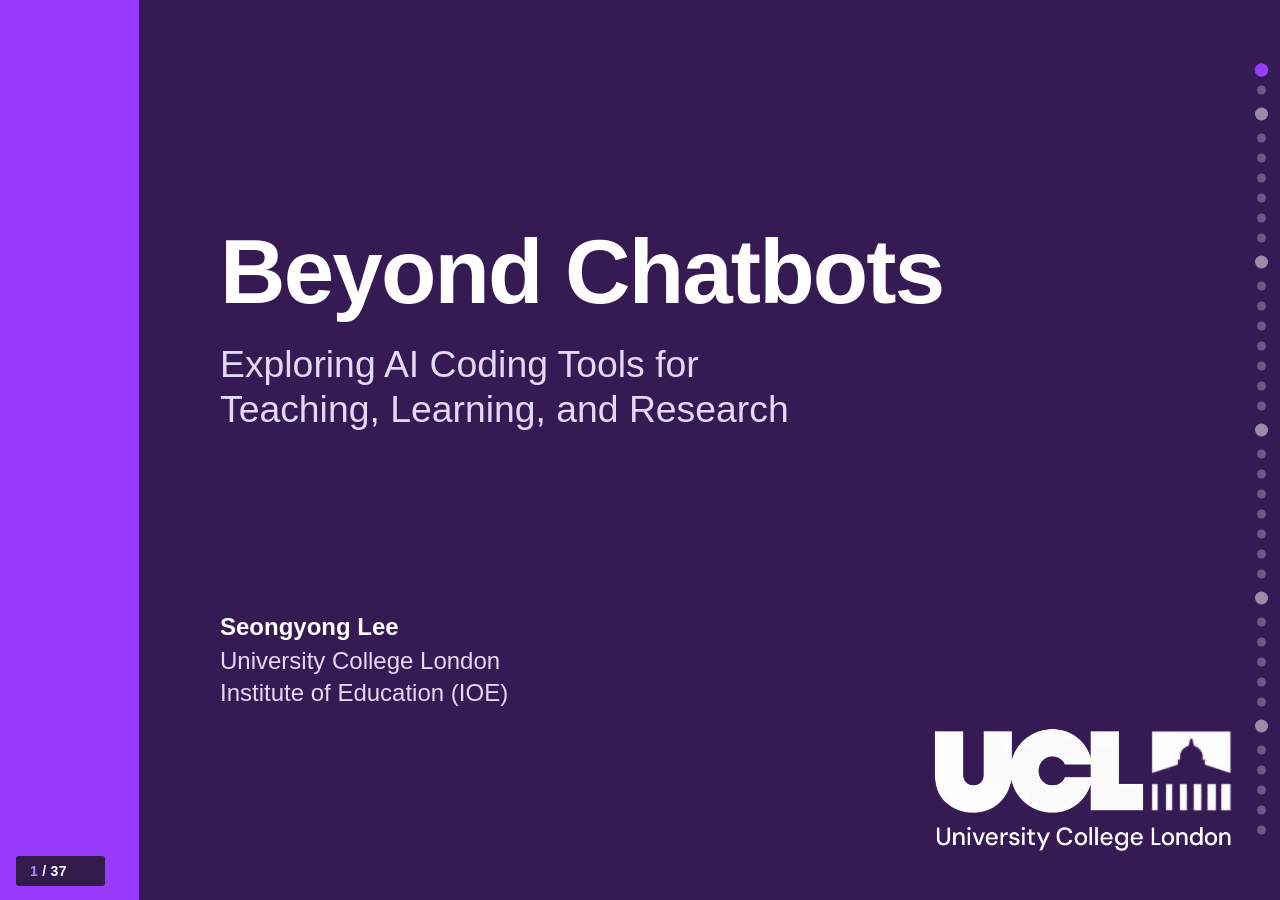
<file: index.html>
<!doctype html>
<html lang="en">
<head>
<meta charset="utf-8">
<meta name="viewport" content="width=device-width, initial-scale=1">
<title>Beyond Chatbots: Exploring AI Coding Tools for Teaching, Learning, and Research</title>
<meta http-equiv="refresh" content="0; url=Beyond-Chatbots_workshop.html">
<script>location.replace('Beyond-Chatbots_workshop.html' + location.hash);</script>
</head>
<body style="font-family:system-ui,sans-serif;padding:2rem">
<p>Opening the slides… <a href="Beyond-Chatbots_workshop.html">Beyond Chatbots — workshop slides</a></p>
</body>
</html>
</file>
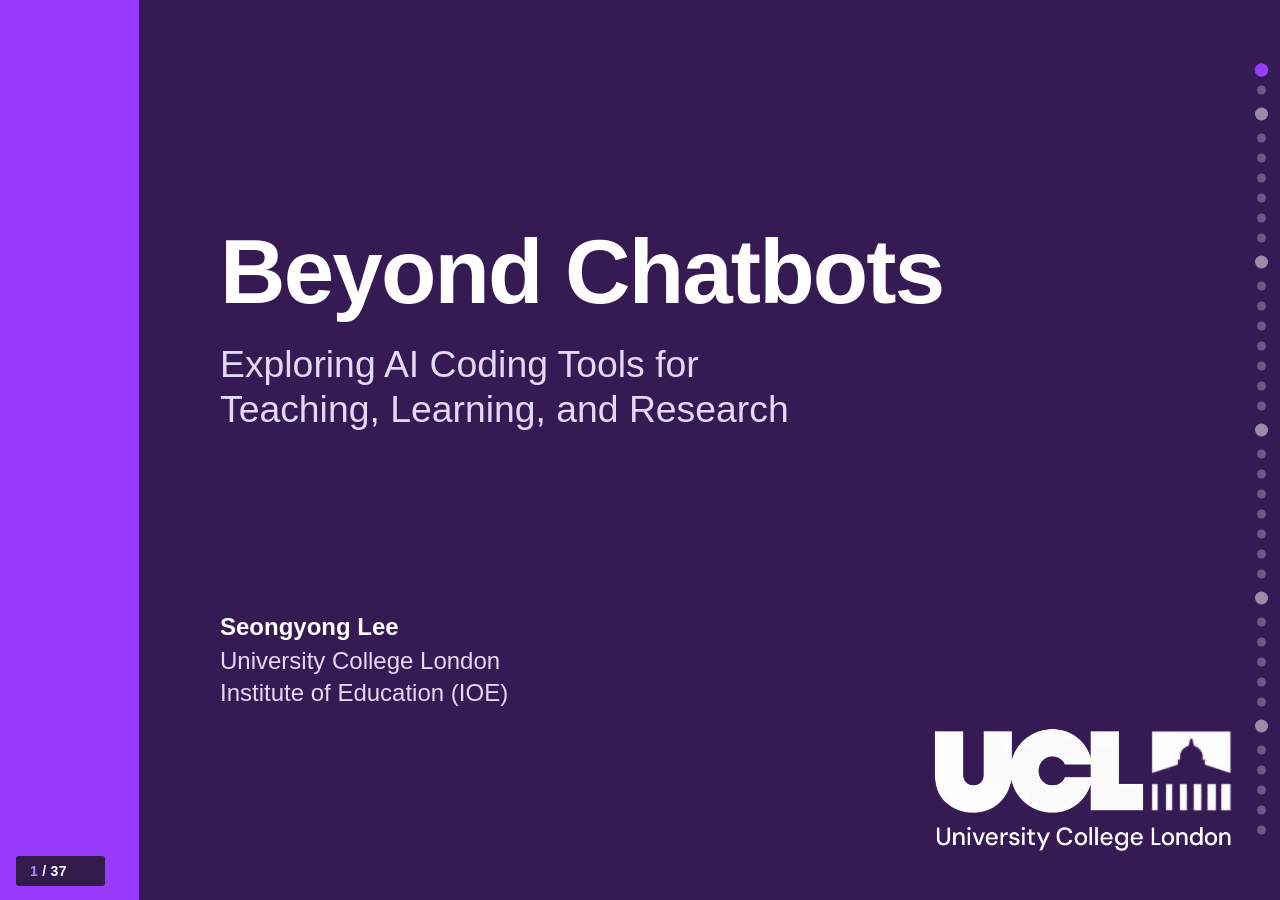
<file: Beyond-Chatbots_workshop.html>
<!doctype html>
<html lang="en">
<head>
<meta charset="utf-8">
<meta name="viewport" content="width=device-width, initial-scale=1">
<title>Beyond Chatbots: Exploring AI Coding Tools for Teaching, Learning, and Research</title>
<link rel="stylesheet" href="engine/deck.css?v=2">
<link rel="stylesheet" href="engine/components.css?v=1">
<style>
  /* deck-local components (this workshop only) */
  .demo-split{display:grid;grid-template-columns:minmax(0,1fr) 420px;gap:38px;height:100%;min-height:0}
  .demo-split>.win{height:100%}
  .try{display:flex;flex-direction:column;gap:18px;padding-top:6px}
  .try h3{margin:0;font-size:30px;letter-spacing:.06em;text-transform:uppercase;color:var(--bright)}
  .try ol{list-style:none;counter-reset:t;margin:0;padding:0;display:flex;flex-direction:column;gap:16px}
  .try li{counter-increment:t;position:relative;padding:16px 20px 16px 76px;background:var(--tint);border-left:6px solid var(--bright);font-size:26px;line-height:1.3;color:var(--dark)}
  .try li::before{content:counter(t);position:absolute;left:18px;top:50%;margin-top:-22px;width:44px;height:44px;border-radius:50%;background:var(--dark);color:#fff;display:grid;place-items:center;font-size:24px;font-weight:700}
  .try .why{margin-top:auto;padding:18px 22px;background:var(--dark);color:#fff;font-size:24px;line-height:1.3}
  .try .why b{color:var(--mid)}
  .thumb{display:block;width:100%;aspect-ratio:16/10;object-fit:cover;object-position:top;border-bottom:2px solid var(--line);margin:-28px -32px 16px;width:calc(100% + 64px);max-width:none}
  .tools .card{padding:28px 32px 24px}
  .tools .card h3{font-size:34px;margin-bottom:6px}
  .tools .card p{font-size:22px;line-height:1.3;margin-bottom:8px}
  .tools .card .foot{padding-top:6px;font-size:17px;line-height:1.3;letter-spacing:.04em}
  .big-q{font-size:54px;line-height:1.2;font-weight:700;color:var(--dark)}
  .stepcard{display:flex;gap:20px;align-items:flex-start}
  .spec{background:#fff;border:3px solid var(--dark);padding:26px 34px 30px;display:flex;flex-direction:column;gap:20px}
  .spec .fld{display:flex;gap:20px;align-items:baseline;font-size:30px}
  .spec .fld b{flex:none;width:300px;color:var(--bright);font-size:22px;letter-spacing:.09em;text-transform:uppercase}
  .spec .fld i{flex:1;display:block;border-bottom:3px dotted var(--mid);height:40px}
</style>
</head>
<body data-theme="ucl" data-logo="assets/logos/ucl-purple.png" data-logo-dark="assets/logos/ucl-white.png" data-total="60"
      data-title="Beyond Chatbots: Exploring AI Coding Tools for Teaching, Learning, and Research"
      data-author="Seongyong Lee" data-event="Workshop · 11 November 2026">

<main class="deck" id="deck">

<!-- ====================================================================== PART 1 · BEYOND CHATBOTS (0:00–10:00) -->

<!-- 1 · COVER -->
<section class="slide cover" data-title="Cover" data-time="0.5">
  <div class="wrap">
    <h1 class="ttl">Beyond Chatbots<small>Exploring AI Coding Tools for Teaching, Learning, and Research</small></h1>
  </div>
  <p class="who">Seongyong Lee<span>University College London</span><span>Institute of Education (IOE)</span></p>
</section>

<!-- 2 · AGENDA + OUTCOMES -->
<section class="slide" data-title="The plan" data-time="1">
  <header class="head">
    <p class="kicker">Workshop map</p>
    <h2 class="title">You will move from <em>using</em> AI tools to <em>planning</em> one of your own</h2>
  </header>
  <div class="body" style="gap:40px;justify-content:center">
    <div class="strip">
      <div style="--w:10"><b>Beyond Chatbots</b></div>
      <div style="--w:15" class="d"><b>Teaching &amp; Learning</b></div>
      <div style="--w:15" class="d"><b>Research</b></div>
      <div style="--w:10"><b>Ideas to Applications</b></div>
      <div style="--w:10"><b>Critical Checks &amp; Q&amp;A</b></div>
    </div>
    <div class="cards n4">
      <div class="card sm"><span class="num">01</span><h3>Explain</h3><p>How chatbots differ from AI coding tools.</p></div>
      <div class="card sm"><span class="num">02</span><h3>Identify</h3><p>Uses in teaching, learning and research.</p></div>
      <div class="card sm"><span class="num">03</span><h3>Plan</h3><p>A small tool or automation from your own idea.</p></div>
      <div class="card sm dark"><span class="num">04</span><h3>Check</h3><p>Accuracy, security, ethics and validity.</p></div>
    </div>
  </div>
  <p class="take">The core shift: <em>using</em> AI tools → <em>creating</em> tools with AI.</p>
</section>

<!-- 3 · DIVIDER 01 -->
<section class="slide divider" data-title="Beyond Chatbots" data-time="0.5">
  <div class="wrap">
    <p class="lab">Part</p>
    <p class="num" data-count="1" data-pad="2">01</p>
    <h2 class="ttl">Beyond Chatbots</h2>
    <p class="desc">What AI coding tools are, and how they differ from the chatbots we already know.</p>
  </div>
</section>

<!-- 4 · THE SHIFT -->
<section class="slide" data-title="The shift: from using to creating" data-time="1.5">
  <header class="head">
    <p class="kicker">The shift</p>
    <h2 class="title">AI is no longer only something we <em>use</em>; it is something we can <em>build with</em></h2>
  </header>
  <div class="body c" style="gap:34px">
    <div class="vs" style="grid-template-columns:minmax(0,1fr) 120px minmax(0,1fr)">
      <div class="side grey"><span class="tag">Until now</span><h3>Using AI tools</h3><p><b class="dk">Ask · Discuss · Generate</b></p><p class="sm">You type. The AI answers. You copy the result somewhere else.</p></div>
      <div class="mid" data-step="1"><svg class="ic"><use href="#i-arrow"/></svg></div>
      <div class="side dark" data-step="1"><span class="tag">This workshop</span><h3>Creating tools with AI</h3><p><b>Build · Test · Automate</b></p><p>You describe. The AI builds. You test, judge and improve.</p></div>
    </div>
    <div class="note" data-step="2">You do <b>not</b> need to be a programmer. You need to know your learners, your research question and what "good" looks like.</div>
  </div>
  <p class="take">From <em>using</em> AI tools to <em>creating</em> tools with AI.</p>
  <p class="src">Jeon &amp; Lee (2023).</p>
</section>

<!-- 5 · THREE KINDS OF TOOLS -->
<section class="slide" data-title="Three kinds of tools" data-time="1">
  <header class="head">
    <p class="kicker">Key messages</p>
    <h2 class="title">Three kinds of tool, three kinds of <em>activity</em></h2>
  </header>
  <div class="body c">
    <div class="cards" style="min-height:440px">
      <div class="card"><svg class="ic big"><use href="#i-chat"/></svg><h3>AI Chatbots</h3><p>Ask questions, talk ideas through and generate content.</p><span class="foot">Ask · Discuss · Generate</span></div>
      <div class="card dark"><svg class="ic big"><use href="#i-terminal"/></svg><h3>AI Coding Tools</h3><p>Describe what you need. The tool writes, runs and fixes the code.</p><span class="foot">Build · Test · Automate</span></div>
      <div class="card"><svg class="ic big"><use href="#i-cap"/></svg><h3>Educational Applications</h3><p>What you make: tools that serve your class or your study.</p><span class="foot">Teach · Learn · Research</span></div>
    </div>
  </div>
  <p class="take">Coding tools are the <em>means</em>; educational applications are the <em>goal</em>.</p>
</section>

<!-- 6 · LADDER -->
<section class="slide" data-title="From chatbot to coding agent" data-time="1.5">
  <header class="head">
    <p class="kicker">How they differ</p>
    <h2 class="title">From chatbot to agent to <em>coding agent</em>: each step does more on its own</h2>
  </header>
  <div class="body">
    <div class="ladder" style="--n:3">
      <div class="rung" style="--h:44" data-anim="growy" data-step="1"><svg class="ic big"><use href="#i-chat"/></svg><span class="tag">Step 1 · Web chatbot</span><h3>Answers</h3><p>Replies in a chat window. You copy the result and use it somewhere else.</p></div>
      <div class="rung" style="--h:70" data-anim="growy" data-step="2"><svg class="ic big"><use href="#i-search"/></svg><span class="tag">Step 2 · Agent</span><h3>Acts</h3><p>Plans steps and uses tools for you: search, files, other apps.</p></div>
      <div class="rung" style="--h:96" data-anim="growy" data-step="3"><svg class="ic big"><use href="#i-terminal"/></svg><span class="tag">Step 3 · Coding agent</span><h3>Builds</h3><p>Reads your project, writes and runs code, tests it and fixes it.</p></div>
    </div>
  </div>
  <p class="take">Same underlying AI; the difference is what it is <em>allowed to do</em>.</p>
</section>

<!-- 7 · SAME REQUEST -->
<section class="slide" data-title="Same request, different result" data-time="1.5">
  <header class="head">
    <p class="kicker">How they differ · side by side</p>
    <h2 class="title">Same request, different result: <em>text to copy</em> versus <em>a working file</em></h2>
  </header>
  <div class="body">
    <div class="split b" style="align-items:stretch">
      <div class="chatbox">
        <div class="bar"><svg class="ic"><use href="#i-chat"/></svg>Chatbot</div>
        <div class="chat">
          <div class="msg u" data-step="1"><span class="av"><svg class="ic"><use href="#i-user"/></svg></span><div class="tx">Make a vocabulary quiz for my class.</div></div>
          <div class="msg" data-step="2"><span class="av"><svg class="ic"><use href="#i-robot"/></svg></span><div class="tx">Here is a 10-question quiz and some code. <span class="dim">Copy it into a file, save it as .html, then open it.</span></div></div>
        </div>
      </div>
      <div class="term">
        <div class="tb"><i></i><i></i><i></i><span>Coding agent</span></div>
        <div class="tx">
          <span class="ln" data-step="3"><span class="p">&gt;</span> <span class="you">Make a vocabulary quiz for my class.</span></span>
          <span class="ln" data-step="4"><span class="dim">Plan: word list · quiz page · scoring</span></span>
          <span class="ln" data-step="4"><span class="ok">✓</span> created quiz.html</span>
          <span class="ln" data-step="4"><span class="ok">✓</span> opened it and ran a test round</span>
          <span class="ln" data-step="4"><span class="wr">!</span> fixed: score did not reset</span>
          <span class="ln" data-step="4"><span class="ok">✓</span> ready — open quiz.html</span>
        </div>
      </div>
    </div>
  </div>
  <p class="take">The chatbot gives you <em>material</em>. The coding agent gives you a <em>tool</em>, tested.</p>
</section>

<!-- 8 · WHO'S WHO -->
<section class="slide" data-title="Who is who" data-time="1.5">
  <header class="head">
    <p class="kicker">The tools you will hear about</p>
    <h2 class="title">Different names, one idea: an assistant that can <em>act</em> in your project</h2>
  </header>
  <div class="body" style="justify-content:center">
    <div class="cards n5 tools" style="gap:20px">
      <div class="card"><img class="thumb" alt="" src="assets/shots/chatgpt.jpg"><h3>ChatGPT</h3><p>A chat assistant, with coding and work tools added.</p><span class="foot">Web · desktop · mobile</span></div>
      <div class="card"><img class="thumb" alt="" src="assets/shots/claude-code.jpg"><h3>Claude Code</h3><p>A coding agent that reads your project and runs commands.</p><span class="foot">Terminal · IDE · desktop · web</span></div>
      <div class="card"><img class="thumb" alt="" src="assets/shots/codex.jpg"><h3>Codex</h3><p>OpenAI's coding agent, included with ChatGPT plans.</p><span class="foot">App · IDE · CLI · cloud</span></div>
      <div class="card"><img class="thumb" alt="" src="assets/shots/copilot.jpg"><h3>GitHub Copilot</h3><p>GitHub's coding agent, tied to issues and pull requests.</p><span class="foot">Desktop app · CLI · VS Code</span></div>
      <div class="card"><img class="thumb" alt="" src="assets/shots/cursor.jpg"><h3>Cursor</h3><p>A coding agent built around an editor, with CLI and cloud agents.</p><span class="foot">Desktop · CLI · Slack</span></div>
    </div>
  </div>
  <p class="take">Choose by the <em>job</em> — ask, discuss or build — not by the brand.</p>
  <p class="src">Screenshots: official product websites.</p>
</section>

<!-- 9 · THE LOOP -->
<section class="slide" data-title="How a coding agent works" data-time="1.5">
  <header class="head">
    <p class="kicker">Under the hood</p>
    <h2 class="title">A coding agent works in a <em>loop</em> that you can supervise at every turn</h2>
  </header>
  <div class="body">
    <div class="split a">
      <div class="loop" style="--rx:320px;--ry:205px">
        <div class="mid">You review<br>every turn</div>
        <div class="n" style="--a:-90deg">Describe<small>your goal</small></div>
        <div class="n" style="--a:-18deg">Plan<small>steps proposed</small></div>
        <div class="n dk" style="--a:54deg">Write &amp; run<small>code, files</small></div>
        <div class="n" style="--a:126deg">Test<small>see what happens</small></div>
        <div class="n" style="--a:198deg">Fix<small>try again</small></div>
      </div>
      <div class="col" style="gap:26px">
        <div class="rule"><span class="tag">You decide</span><p style="margin:0">The goal, the pedagogy, the data, and what "good" means.</p></div>
        <div class="rule dk"><span class="tag">The agent does</span><p style="margin:0">The typing, the running, the first round of debugging.</p></div>
        <div class="note">If you cannot judge the result, you are not yet ready to rely on it.</div>
      </div>
    </div>
  </div>
  <p class="take">You stay in the loop; the agent does the <em>typing</em>.</p>
</section>

<!-- ====================================================================== PART 2 · TEACHING & LEARNING (10:00–25:00) -->

<!-- 10 · DIVIDER 02 -->
<section class="slide divider" data-title="AI Tools for Teaching & Learning" data-time="0.5">
  <div class="wrap">
    <p class="lab">Part</p>
    <p class="num" data-count="2" data-pad="2">02</p>
    <h2 class="ttl">AI Tools for Teaching &amp; Learning</h2>
    <p class="desc">Practice chatbots, interactive activities and personalised learning tools — three sample cases.</p>
  </div>
</section>

<!-- 11 · MAP OF USES -->
<section class="slide" data-title="Map of teaching and learning uses" data-time="1.5">
  <header class="head">
    <p class="kicker">Teaching &amp; learning · the map</p>
    <h2 class="title">One coding tool can produce <em>many kinds</em> of teaching and learning application</h2>
  </header>
  <div class="body">
    <div class="hub" style="--rx:650px;--ry:215px">
      <div class="core">Tools for teaching &amp; learning</div>
      <div class="sat" style="--a:-90deg">Practice chatbots<small>speaking and writing</small></div>
      <div class="sat" style="--a:-18deg">Interactive activities<small>polls, quizzes, group boards</small></div>
      <div class="sat" style="--a:54deg">Personalised trainers<small>vocabulary, review</small></div>
      <div class="sat" style="--a:126deg">Teaching materials<small>readings, worksheets</small></div>
      <div class="sat" style="--a:198deg">Feedback helpers<small>rubrics, comments</small></div>
    </div>
  </div>
  <p class="take">Start from the <em>learner activity</em> you want, then pick the shape of the tool.</p>
  <p class="src">Kasneci et al. (2023).</p>
</section>

<!-- 12 · CHATBOT DESIGN DECISIONS -->
<section class="slide" data-title="A chatbot becomes pedagogy when you set its rules" data-time="2">
  <header class="head">
    <p class="kicker">Case 1 · Practice chatbot</p>
    <h2 class="title">A chatbot becomes <em>pedagogy</em> when the teacher sets its rules</h2>
  </header>
  <div class="body">
    <div class="split b top" style="align-items:stretch">
      <div class="cards stack">
        <div class="card row-card sm"><svg class="ic big"><use href="#i-sliders"/></svg><div><h3>Level</h3><p>A2 to B2 changes sentence length and the hints.</p></div></div>
        <div class="card row-card sm"><svg class="ic big"><use href="#i-edit"/></svg><div><h3>Feedback style</h3><p>Recast, explicit tip, or no correction.</p></div></div>
        <div class="card row-card sm"><svg class="ic big"><use href="#i-clock"/></svg><div><h3>Wait time</h3><p>A hint appears after 5 or 10 seconds of silence.</p></div></div>
        <div class="card row-card sm dark"><svg class="ic big"><use href="#i-globe"/></svg><div><h3>First-language support</h3><p>A short Korean gloss for beginners, on request.</p></div></div>
      </div>
      <div class="chatbox">
        <div class="bar"><svg class="ic"><use href="#i-chat"/></svg>One learner message, two feedback styles</div>
        <div class="chat">
          <div class="msg u"><span class="av"><svg class="ic"><use href="#i-user"/></svg></span><div class="tx">I want coffee.</div></div>
          <div class="msg" data-step="1"><span class="av"><svg class="ic"><use href="#i-robot"/></svg></span><div class="tx"><span class="chip">Recast</span><br>Oh, <b>a</b> coffee — sure! What size would you like?</div></div>
          <div class="msg" data-step="2"><span class="av"><svg class="ic"><use href="#i-robot"/></svg></span><div class="tx"><span class="chip dk">Explicit</span><br>Tip: say “<b>a</b> coffee” or “some coffee”.</div></div>
        </div>
      </div>
    </div>
  </div>
  <p class="take">Feedback style, level and wait time are <em>teaching decisions</em>, not technical ones.</p>
  <p class="src">Jeon, Lee &amp; Choe (2023).</p>
</section>

<!-- 13 · LIVE SAMPLE: CAFE ROLE-PLAY -->
<section class="slide full" data-title="Sample tool: Café Role-play Coach" data-time="3">
  <header class="head">
    <p class="kicker">Sample tool · Teaching</p>
    <h2 class="title">Café Role-play Coach: a speaking-practice chatbot with <em>teacher-set rules</em></h2>
  </header>
  <div class="body">
    <div class="demo-split">
      <div class="demo" data-src="assets/apps/cafe-roleplay.html" data-poster="assets/apps/shots/cafe-roleplay-chat.png" data-label="cafe-roleplay.html — Café Role-play Coach"></div>
      <div class="try">
        <h3>Try it</h3>
        <ol>
          <li data-anim="left">Order a drink. Type <b>“I want coffee”</b>.</li>
          <li data-anim="left">Switch feedback from <b>Recast</b> to <b>Explicit</b>.</li>
          <li data-anim="left">Turn on <b>Korean support</b> and ask for a hint.</li>
        </ol>
        <div class="why" data-anim="up"><b>What to notice:</b> the replies come from a short script and a few rules. No AI model runs here; the <em>design</em> is the point.</div>
      </div>
    </div>
  </div>
</section>

<!-- 14 · CASE 2: INTERACTIVE CLASSROOM PLATFORM -->
<section class="slide" data-title="Interactive activities on students' phones" data-time="2">
  <header class="head">
    <p class="kicker">Case 2 · Interactive learning activity</p>
    <h2 class="title">A class can become <em>interactive</em> on students' own phones</h2>
  </header>
  <div class="body">
    <div class="split b" style="align-items:stretch">
      <div class="col" style="justify-content:space-between;gap:26px">
        <div class="flow v" style="gap:40px">
          <div class="node"><h3>Teacher's screen</h3><p>The slide deck opens an activity.</p></div>
          <div class="node dark"><h3>Shared database</h3><p>Answers arrive live, anonymously.</p></div>
          <div class="node"><h3>Students' phones</h3><p>Scan a QR code, then respond.</p></div>
        </div>
        <div style="display:flex;flex-wrap:wrap;gap:14px">
          <span class="pill tn sm">Poll</span><span class="pill tn sm">Quiz</span><span class="pill tn sm">Word cloud</span><span class="pill tn sm">Group board</span><span class="pill tn sm">Reading task</span>
        </div>
      </div>
      <figure class="shot">
        <span class="chip">Speaker's project · sample data</span>
        <div class="win contain"><div class="wb"><span class="dots"><i></i><i></i><i></i></span><span class="url">Live-class platform · teacher view</span></div>
          <div class="vp"><img alt="Teacher view of a live poll and word cloud with sample data" src="assets/shots/ell-platform.jpg"></div></div>
        <figcaption>Teacher view: class responses appear on the shared screen.</figcaption>
      </figure>
    </div>
  </div>
  <p class="take">Polls, quizzes and group boards in <em>one platform</em>, designed around the lesson.</p>
</section>

<!-- 15 · LIVE SAMPLE: WORD GARDEN -->
<section class="slide full" data-title="Sample tool: Word Garden" data-time="3">
  <header class="head">
    <p class="kicker">Sample tool · Learning</p>
    <h2 class="title">Word Garden: a vocabulary trainer that adapts to <em>each learner</em></h2>
  </header>
  <div class="body">
    <div class="demo-split">
      <div class="demo" data-src="assets/apps/vocab-trainer.html" data-poster="assets/apps/shots/vocab-trainer-quiz.png" data-label="vocab-trainer.html — Word Garden"></div>
      <div class="try">
        <h3>Try it</h3>
        <ol>
          <li data-anim="left">Open <b>Quiz</b> and answer one word.</li>
          <li data-anim="left">Get one wrong. Watch the word fall back to <b>Box 1</b>.</li>
          <li data-anim="left">Paste your own list in the <b>Teacher panel</b>.</li>
        </ol>
        <div class="why" data-anim="up"><b>What to notice:</b> three Leitner boxes decide what you see next. The teacher's word list goes in; the learner's progress stays in the browser.</div>
      </div>
    </div>
  </div>
</section>

<!-- 16 · BUILD VS CHAT -->
<section class="slide" data-title="What changes when you build" data-time="1.5">
  <header class="head">
    <p class="kicker">Why build?</p>
    <h2 class="title">Building your own tool puts the <em>pedagogy</em> back in your hands, at a price</h2>
  </header>
  <div class="body c">
    <table class="tbl" style="font-size:34px">
      <thead><tr><th></th><th style="font-size:34px">Asking a general chatbot</th><th class="acc" style="font-size:34px">A tool you build</th></tr></thead>
      <tbody>
        <tr><td>Pedagogy</td><td>Re-explained in every chat</td><td>Built into the settings</td></tr>
        <tr><td>Consistency</td><td>Varies from chat to chat</td><td>Same rules for every learner</td></tr>
        <tr><td>Records</td><td>Scattered chat histories</td><td>A log you design and export</td></tr>
        <tr><td>Control</td><td>The provider's interface</td><td>Your layout, your rules</td></tr>
        <tr><td>Effort</td><td>Minutes</td><td>Hours to days, plus testing and upkeep</td></tr>
      </tbody>
    </table>
  </div>
  <p class="take">Build when the activity is <em>repeated</em> and the rules <em>matter</em>.</p>
</section>

<!-- 17 · YOUR TURN -->
<section class="slide" data-title="Your turn: one learning activity" data-time="1.5">
  <header class="head">
    <p class="kicker">Your turn · Teaching &amp; learning</p>
    <h2 class="title">Start from the <em>learner's activity</em>, not from the tool</h2>
  </header>
  <div class="body" style="gap:36px;justify-content:center">
    <div class="spec" data-anim="up">
      <div class="fld"><b>My learners</b><i></i></div>
      <div class="fld"><b>could</b><i></i></div>
      <div class="fld"><b>and the tool would</b><i></i></div>
    </div>
    <div class="prompt"><span class="lab">Think · 1 min</span>Finish the three lines for one activity from your own class or study. Then tell a neighbour.<span class="tm">1 min</span></div>
  </div>
  <p class="take">If you can finish those three lines, you have the <em>start of a spec</em>.</p>
</section>

<!-- ====================================================================== PART 3 · RESEARCH (25:00–40:00) -->

<!-- 18 · DIVIDER 03 -->
<section class="slide divider" data-title="AI Tools for Research" data-time="0.5">
  <div class="wrap">
    <p class="lab">Part</p>
    <p class="num" data-count="3" data-pad="2">03</p>
    <h2 class="ttl">AI Tools for Research</h2>
    <p class="desc">Instruments, data collection, analysis and the routine work around research.</p>
  </div>
</section>

<!-- 19 · RESEARCH WORKFLOW MAP -->
<section class="slide" data-title="Research tools follow the workflow" data-time="1.5">
  <header class="head">
    <p class="kicker">Research · the map</p>
    <h2 class="title">Research tools follow the <em>research workflow</em>, from instrument to report</h2>
  </header>
  <div class="body" style="gap:34px;justify-content:center">
    <div class="chev">
      <div class="step g">Instrument</div><div class="step">Collect</div><div class="step m">Analyse</div><div class="step d">Automate</div><div class="step g">Report</div>
    </div>
    <div class="cards n5" style="gap:20px">
      <div class="card sm"><svg class="ic big"><use href="#i-edit"/></svg><h3>Instrument</h3><p>An online task or questionnaire with your own logic.</p></div>
      <div class="card sm"><svg class="ic big"><use href="#i-db"/></svg><h3>Collect</h3><p>Time-stamped logs and a clean CSV export.</p></div>
      <div class="card sm"><svg class="ic big"><use href="#i-chart"/></svg><h3>Analyse</h3><p>Word counts, concordances, descriptive statistics.</p></div>
      <div class="card sm dark"><svg class="ic big"><use href="#i-loop"/></svg><h3>Automate</h3><p>Clean transcripts, rename and convert files in batch.</p></div>
      <div class="card sm"><svg class="ic big"><use href="#i-doc"/></svg><h3>Report</h3><p>Tables and figures you can regenerate in seconds.</p></div>
    </div>
  </div>
  <p class="take">Automating a step is easy to <em>start</em> and important to <em>verify</em>.</p>
</section>

<!-- 20 · LIVE SAMPLE: TASK LOGGER -->
<section class="slide full" data-title="Sample tool: Task Logger" data-time="3">
  <header class="head">
    <p class="kicker">Sample tool · Research instrument</p>
    <h2 class="title">Task Logger: a browser task that records <em>every event</em> with a time stamp</h2>
  </header>
  <div class="body">
    <div class="demo-split">
      <div class="demo" data-src="assets/apps/task-logger.html#researcher" data-poster="assets/apps/shots/task-logger-researcher.png" data-label="task-logger.html — researcher view"></div>
      <div class="try">
        <h3>Try it</h3>
        <ol>
          <li data-anim="left">Read the <b>researcher view</b>: events, timings, accuracy.</li>
          <li data-anim="left">Switch the toggle off and <b>run the task</b> as a participant.</li>
          <li data-anim="left">Return and press <b>Download CSV</b>.</li>
        </ol>
        <div class="why" data-anim="up"><b>What to notice:</b> consent comes first, no names are collected, and the export is pseudonymised. All data here are invented.</div>
      </div>
    </div>
  </div>
</section>

<!-- 21 · DATA COLLECTION + ETHICS -->
<section class="slide" data-title="A data-collection tool is as ethical as its design" data-time="2">
  <header class="head">
    <p class="kicker">Research instrument · design</p>
    <h2 class="title">A data-collection tool is only as <em>ethical</em> as its design</h2>
  </header>
  <div class="body" style="gap:40px;justify-content:center">
    <div class="flow">
      <div class="node"><svg class="ic big" style="color:var(--bright)"><use href="#i-user"/></svg><h3>Participant</h3><p>Reads the information sheet and consents.</p></div>
      <div class="node"><svg class="ic big" style="color:var(--bright)"><use href="#i-laptop"/></svg><h3>Task page</h3><p>Shows items, measures responses.</p></div>
      <div class="node"><svg class="ic big" style="color:var(--bright)"><use href="#i-db"/></svg><h3>Event log</h3><p>Time stamp, item, response, timing.</p></div>
      <div class="node dark"><svg class="ic big" style="color:var(--mid)"><use href="#i-file-code"/></svg><h3>CSV export</h3><p>Pseudonymised codes, not names.</p></div>
    </div>
    <div class="cards n3" style="gap:24px">
      <div class="card sm line"><h3>Consent first</h3><p>Nothing is recorded before the participant agrees.</p></div>
      <div class="card sm line"><h3>No direct identifiers</h3><p>Participant codes, not names or emails.</p></div>
      <div class="card sm line"><h3>Stored where approved</h3><p>Match the storage to your ethics approval.</p></div>
    </div>
  </div>
  <p class="take">Ethics approval covers the <em>whole tool</em>: where data go, who sees them, how long they stay.</p>
  <p class="src">BERA (2024), Ethical Guidelines for Educational Research (5th ed.).</p>
</section>

<!-- 22 · LIVE SAMPLE: TEXT EXPLORER -->
<section class="slide full" data-title="Sample tool: Text Explorer" data-time="3">
  <header class="head">
    <p class="kicker">Sample tool · Analysis</p>
    <h2 class="title">Text Explorer: word frequencies and <em>concordance lines</em> in your browser</h2>
  </header>
  <div class="body">
    <div class="demo-split">
      <div class="demo" data-src="assets/apps/text-explorer.html" data-poster="assets/apps/shots/text-explorer.png" data-label="text-explorer.html — Text Explorer"></div>
      <div class="try">
        <h3>Try it</h3>
        <ol>
          <li data-anim="left">Click a bar to search that word in context.</li>
          <li data-anim="left">Turn <b>Hide common words</b> off and on.</li>
          <li data-anim="left">Widen the <b>window</b> to see more context.</li>
        </ol>
        <div class="why" data-anim="up"><b>What to notice:</b> counting is easy to automate; interpreting what the counts mean is still yours.</div>
      </div>
    </div>
  </div>
</section>

<!-- 23 · AUTOMATION -->
<section class="slide" data-title="Routine chores become a reviewable request" data-time="2">
  <header class="head">
    <p class="kicker">Research · automation</p>
    <h2 class="title">Repetitive research chores become <em>a request you can review</em></h2>
  </header>
  <div class="body">
    <div class="split c top" style="align-items:stretch">
      <div class="term">
        <div class="tb"><i></i><i></i><i></i><span>Coding agent · data folder</span></div>
        <div class="tx">
          <span class="ln" data-step="1"><span class="p">&gt;</span> <span class="you">Clean the 120 interview transcripts: remove time stamps, replace names with codes, save to /clean, write a log.</span></span>
          <span class="ln" data-step="2"><span class="dim">Plan: read 3 samples · write script · dry run · run</span></span>
          <span class="ln" data-step="2"><span class="ok">✓</span> processed 120 files, 0 errors</span>
          <span class="ln" data-step="2"><span class="ok">✓</span> 14 names replaced by P01–P14 (key saved separately)</span>
          <span class="ln" data-step="2"><span class="wr">!</span> 3 files had no speaker labels — see log.csv</span>
        </div>
      </div>
      <div class="col" style="gap:22px;justify-content:center">
        <div class="rule" data-step="3"><span class="tag">You check</span><p style="margin:0">Three files by hand, before you trust the other 117.</p></div>
        <div class="rule dk" data-step="3"><span class="tag">You keep apart</span><p style="margin:0">The key that links names to codes, away from the data.</p></div>
        <div class="rule" data-step="3"><span class="tag">You can repeat it</span><p style="margin:0">The script and the log document exactly what was done.</p></div>
      </div>
    </div>
  </div>
  <p class="take">The agent saves the <em>hours</em>; the checking stays <em>yours</em>.</p>
</section>

<!-- 24 · LITERATURE WORKFLOW -->
<section class="slide" data-title="A literature workflow with human gates" data-time="1.5">
  <header class="head">
    <p class="kicker">Research · speaker's workflow</p>
    <h2 class="title">An AI-assisted literature workflow still needs a <em>human gate</em> at every step</h2>
  </header>
  <div class="body" style="gap:34px;justify-content:center">
    <div class="chev">
      <div class="step g">Search</div><div class="step">Screen</div><div class="step m">Summarise</div><div class="step d">Verify</div><div class="step g">Draft</div>
    </div>
    <div class="cards n5" style="gap:20px">
      <div class="card sm"><span class="num">AI proposes</span><p>Candidate papers for <b>your</b> question.</p></div>
      <div class="card sm"><span class="num">You decide</span><p>Which papers meet your criteria.</p></div>
      <div class="card sm"><span class="num">AI drafts</span><p>Summaries. You check them against the paper.</p></div>
      <div class="card sm dark"><span class="num">You verify</span><p>Every reference against the record, not an AI answer.</p></div>
      <div class="card sm"><span class="num">You write</span><p>AI may edit for clarity, never invent evidence.</p></div>
    </div>
  </div>
  <p class="take">Check each citation against the <em>record</em> (publisher page or DOI), not the AI's answer.</p>
</section>

<!-- 25 · DELEGATE OR KEEP -->
<section class="slide" data-title="Delegate the routine, keep the judgement" data-time="1.5">
  <header class="head">
    <p class="kicker">Research · responsibility</p>
    <h2 class="title">Delegate the <em>routine</em>, keep the <em>judgement</em></h2>
  </header>
  <div class="body">
    <div class="matrix" style="margin:0;padding:0">
      <div class="q"><span class="tag">Routine · lower stakes</span><h3>Delegate</h3><p style="margin:0">Renaming and converting files, formatting, first-draft code.</p></div>
      <div class="q"><span class="tag">Judgement · lower stakes</span><h3>Think together</h3><p style="margin:0">Brainstorming, wording, alternative explanations.</p></div>
      <div class="q"><span class="tag">Routine · higher stakes</span><h3>Delegate, then verify</h3><p style="margin:0">Transcript cleaning, statistics scripts, reference lists.</p></div>
      <div class="q d"><span class="tag" style="color:var(--mid)">Judgement · higher stakes</span><h3>Keep human</h3><p style="margin:0;color:#E4D8F5">Research design, interpretation, ethics, the claims you publish.</p></div>
    </div>
  </div>
  <p class="take">The higher the stakes, the more of the work <em>stays with you</em>.</p>
</section>

<!-- ====================================================================== PART 4 · FROM IDEAS TO APPLICATIONS (40:00–50:00) -->

<!-- 26 · DIVIDER 04 -->
<section class="slide divider" data-title="From Ideas to Applications" data-time="0.5">
  <div class="wrap">
    <p class="lab">Part</p>
    <p class="num" data-count="4" data-pad="2">04</p>
    <h2 class="ttl">From Ideas to Applications</h2>
    <p class="desc">How an idea in your head becomes a tool that works — and how to ask for it.</p>
  </div>
</section>

<!-- 27 · PIPELINE -->
<section class="slide" data-title="Six steps from idea to application" data-time="1.5">
  <header class="head">
    <p class="kicker">The process</p>
    <h2 class="title">From idea to application in <em>six steps</em>, with you at the controls</h2>
  </header>
  <div class="body" style="gap:40px;justify-content:center">
    <div class="tl" style="--n:6">
      <div class="pt"><span class="d-min">Step 1</span><b>Idea</b><h3>One sentence</h3><p>The learner activity or research question.</p></div>
      <div class="pt"><span class="d-min">Step 2</span><b>Spec</b><h3>Write it down</h3><p>Who, what, rules, data, "done when".</p></div>
      <div class="pt d"><span class="d-min">Step 3</span><b>Prototype</b><h3>AI builds</h3><p>A first version in minutes.</p></div>
      <div class="pt"><span class="d-min">Step 4</span><b>Test</b><h3>Try it</h3><p>With sample learners or invented data.</p></div>
      <div class="pt"><span class="d-min">Step 5</span><b>Refine</b><h3>One change</h3><p>Change one thing at a time.</p></div>
      <div class="pt"><span class="d-min">Step 6</span><b>Share</b><h3>Pilot</h3><p>Document it and get approval.</p></div>
    </div>
    <div class="note">The AI is fastest at step 3. <b>Everything around it is yours.</b></div>
  </div>
  <p class="take">The scarce skill is not typing code; it is <em>knowing what to ask for</em> and how to check it.</p>
</section>

<!-- 28 · SPEC ANATOMY -->
<section class="slide" data-title="A good request is a short spec" data-time="2">
  <header class="head">
    <p class="kicker">The process · step 2</p>
    <h2 class="title">A good request is a short <em>spec</em>, not a clever prompt</h2>
  </header>
  <div class="body c">
    <div class="cards n3" style="gap:24px">
      <div class="card sm"><span class="num">Goal</span><p>A café role-play chatbot for speaking practice.</p></div>
      <div class="card sm"><span class="num">Users</span><p>Adult learners, A2–B1, first language Korean.</p></div>
      <div class="card sm"><span class="num">Pedagogy</span><p>Recast errors. Offer a hint after 10 seconds of silence.</p></div>
      <div class="card sm"><span class="num">Content and data</span><p>A scripted café dialogue. No real learner data.</p></div>
      <div class="card sm"><span class="num">Limits</span><p>One HTML file. Works offline. Exports the session log.</p></div>
      <div class="card sm dark"><span class="num">Done when</span><p>A learner can order and pay in eight turns.</p></div>
    </div>
  </div>
  <p class="take">If you can write the spec, the AI can write the <em>first version</em>.</p>
</section>

<!-- 29 · MAKING OF -->
<section class="slide" data-title="From one request to a working tool" data-time="2.5">
  <header class="head">
    <p class="kicker">The process · step 3</p>
    <h2 class="title">From one request to <em>a working tool</em>, with your judgement in between</h2>
  </header>
  <div class="body">
    <div class="split a top" style="grid-template-columns:7fr 4fr;align-items:stretch">
      <div class="term">
        <div class="tb"><i></i><i></i><i></i><span>Coding agent · project folder</span></div>
        <div class="tx">
          <span class="ln" data-step="1"><span class="p">&gt;</span> <span class="you">Build a café role-play chatbot for A2–B1 learners. Recast errors, hint after 10 s, Korean gloss on request. One HTML file, works offline, exports the log.</span></span>
          <span class="ln" data-step="2"><span class="dim">Plan: dialogue script · error rules · settings panel · session log</span></span>
          <span class="ln" data-step="2"><span class="ok">✓</span> wrote cafe-roleplay.html</span>
          <span class="ln" data-step="2"><span class="ok">✓</span> ran six test conversations</span>
          <span class="ln" data-step="2"><span class="wr">!</span> fixed: hint timer kept running after the turn</span>
          <span class="ln" data-step="2"><span class="ok">✓</span> ready — open cafe-roleplay.html</span>
        </div>
      </div>
      <div class="col" style="gap:22px;justify-content:center">
        <div class="rule" data-step="1"><span class="tag">You wrote</span><p style="margin:0">The spec: goal, pedagogy, limits.</p></div>
        <div class="rule dk" data-step="2"><span class="tag">The agent did</span><p style="margin:0">Planned, wrote, ran tests, fixed one bug.</p></div>
        <div class="rule" data-step="3"><span class="tag">You decide</span><p style="margin:0">Is it good enough for my learners?</p></div>
      </div>
    </div>
  </div>
  <p class="take">The request is <em>yours</em>; the first draft is the agent's; the verdict is <em>yours</em> again.</p>
</section>

<!-- 30 · ITERATION -->
<section class="slide" data-title="Each round adds a pedagogical decision" data-time="1.5">
  <header class="head">
    <p class="kicker">The process · steps 4 and 5</p>
    <h2 class="title">Each round of feedback adds a <em>pedagogical decision</em></h2>
  </header>
  <div class="body" style="gap:40px;justify-content:center">
    <div class="tl" style="--n:3">
      <div class="pt"><span class="d-min">Version 1</span><b>v1</b><h3>Replies only</h3><p>It works, but the replies feel random and nothing is recorded.</p></div>
      <div class="pt"><span class="d-min">Version 2</span><b>v2</b><h3>Adds feedback</h3><p>Recast and explicit tips, plus a hint after silence.</p></div>
      <div class="pt d"><span class="d-min">Version 3</span><b>v3</b><h3>Adds teacher controls</h3><p>Level, Korean gloss and an exportable session log.</p></div>
    </div>
    <div class="quote" data-anim="left">Change one thing, test it, keep it or undo it.</div>
  </div>
  <p class="take">Small steps are easier to <em>test</em> than one giant request.</p>
</section>

<!-- 31 · YOUR SPEC CARD -->
<section class="slide" data-title="Your turn: a spec card" data-time="2">
  <header class="head">
    <p class="kicker">Your turn · From ideas to applications</p>
    <h2 class="title">Try it: write a <em>spec card</em> for a tool of your own</h2>
  </header>
  <div class="body" style="gap:34px;justify-content:center">
    <div class="spec" data-anim="up">
      <div class="fld"><b>Who is it for?</b><i></i></div>
      <div class="fld"><b>What does it do?</b><i></i></div>
      <div class="fld"><b>What must it not do?</b><i></i></div>
      <div class="fld"><b>Done when…</b><i></i></div>
    </div>
    <div class="prompt"><span class="lab">Write · 2 min</span>Fill in the card for your idea. Swap with a neighbour and ask: what would you test first?<span class="tm">2 min</span></div>
  </div>
  <p class="take">A spec that a neighbour can <em>test</em> is a spec the AI can build from.</p>
</section>

<!-- ====================================================================== PART 5 · CRITICAL CONSIDERATIONS & Q&A (50:00–60:00) -->

<!-- 32 · DIVIDER 05 -->
<section class="slide divider" data-title="Critical Considerations & Q&A" data-time="0.5">
  <div class="wrap">
    <p class="lab">Part</p>
    <p class="num" data-count="5" data-pad="2">05</p>
    <h2 class="ttl">Critical Considerations &amp; Q&amp;A</h2>
    <p class="desc">Accuracy, security, research ethics and educational validity — then your questions.</p>
  </div>
</section>

<!-- 33 · FOUR CHECKS -->
<section class="slide" data-title="Four checks for AI-built tools" data-time="2">
  <header class="head">
    <p class="kicker">Critical considerations</p>
    <h2 class="title">Four checks before you trust what an AI has built</h2>
  </header>
  <div class="body" style="gap:30px;justify-content:center">
    <div class="cards n4" style="gap:22px">
      <div class="card"><svg class="ic big"><use href="#i-check"/></svg><h3>Accuracy</h3><p>Is the content correct, and is the result right?</p><span class="foot">Check against a source</span></div>
      <div class="card"><svg class="ic big"><use href="#i-lock"/></svg><h3>Security &amp; privacy</h3><p>Where do keys, data and logs go?</p><span class="foot">No real learner data in prompts</span></div>
      <div class="card"><svg class="ic big"><use href="#i-scale"/></svg><h3>Research ethics</h3><p>Is there consent, approval and transparency?</p><span class="foot">Approval covers the tool</span></div>
      <div class="card dark"><svg class="ic big"><use href="#i-target"/></svg><h3>Educational validity</h3><p>Does it help learning, or only look good?</p><span class="foot">Test with real learners</span></div>
    </div>
    <div class="note" data-step="1">In a field experiment with high-school maths students, unrestricted GPT access raised practice scores by 48% but <b>lowered exam scores by 17%</b> once access was removed (Bastani et al., 2025).</div>
  </div>
  <p class="take">A tool that <em>feels</em> helpful can still fail the learner.</p>
  <p class="src">Kasneci et al. (2023); Bastani et al. (2025, PNAS); BERA (2024).</p>
</section>

<!-- 34 · VERIFY GATES -->
<section class="slide" data-title="Treat it as a prototype until it passes" data-time="1.5">
  <header class="head">
    <p class="kicker">Critical considerations · how to check</p>
    <h2 class="title">Treat every AI-built tool as a <em>prototype</em> until it passes your own gates</h2>
  </header>
  <div class="body" style="gap:34px;justify-content:center">
    <div class="flow">
      <div class="node"><span class="tag">Gate 1</span><h3>Run it</h3><p>Does it work, and does it fail safely?</p></div>
      <div class="node"><span class="tag">Gate 2</span><h3>Known cases</h3><p>Does it give the right answers where you know them?</p></div>
      <div class="node"><span class="tag">Gate 3</span><h3>Peer check</h3><p>Does a colleague agree it is sound?</p></div>
      <div class="node"><span class="tag">Gate 4</span><h3>Pilot</h3><p>Does it help real learners or real data?</p></div>
      <div class="node dark"><span class="tag">Gate 5</span><h3>Document</h3><p>Record what was built, how, and with which AI.</p></div>
    </div>
    <div class="note">Until a tool passes your gates, call it a <b>prototype</b> — and say so to your learners and participants.</div>
  </div>
  <p class="take">Responsibility does not transfer to the tool: <em>you remain accountable</em>.</p>
</section>

<!-- 35 · SECURITY & PRIVACY -->
<section class="slide" data-title="Security and privacy do's and don'ts" data-time="1">
  <header class="head">
    <p class="kicker">Critical considerations · security and privacy</p>
    <h2 class="title">Security and privacy are decisions you make <em>before</em> you build</h2>
  </header>
  <div class="body c">
    <div class="split b top" style="font-size:32px">
      <div class="card line"><span class="tag">Do</span>
        <ul class="chk">
          <li><svg class="ic"><use href="#i-check"/></svg><span>Test with invented or anonymised data.</span></li>
          <li><svg class="ic"><use href="#i-check"/></svg><span>Keep keys and passwords out of the page code.</span></li>
          <li><svg class="ic"><use href="#i-check"/></svg><span>Store data where your approval says.</span></li>
          <li><svg class="ic"><use href="#i-check"/></svg><span>Delete logs you no longer need.</span></li>
        </ul>
      </div>
      <div class="card dark"><span class="tag" style="color:var(--mid)">Do not</span>
        <ul class="chk">
          <li class="no"><svg class="ic" style="color:#FFB38A"><use href="#i-x"/></svg><span>Paste real learner or participant data into a chatbot.</span></li>
          <li class="no"><svg class="ic" style="color:#FFB38A"><use href="#i-x"/></svg><span>Share a link that exposes all the data.</span></li>
          <li class="no"><svg class="ic" style="color:#FFB38A"><use href="#i-x"/></svg><span>Believe "it is secure" because the AI says so.</span></li>
          <li class="no"><svg class="ic" style="color:#FFB38A"><use href="#i-x"/></svg><span>Deploy code you have not had checked.</span></li>
        </ul>
      </div>
    </div>
  </div>
  <p class="take">If the data are real, the <em>stakes</em> are real.</p>
  <p class="src">UNESCO (2023).</p>
</section>

<!-- 36 · TAKEAWAYS -->
<section class="slide" data-title="Three takeaways" data-time="1.5">
  <header class="head">
    <p class="kicker">Summary</p>
    <h2 class="title">Three things to take away, and <em>one thing to do</em> this week</h2>
  </header>
  <div class="body" style="gap:36px;justify-content:center">
    <div class="cards">
      <div class="card"><span class="num">01</span><h3>Create, not only use</h3><p>Chatbots answer. Coding tools build, test and automate.</p></div>
      <div class="card"><span class="num">02</span><h3>Design for a purpose</h3><p>Start from the learner activity or the research question.</p></div>
      <div class="card dark"><span class="num">03</span><h3>Check before you trust</h3><p>Accuracy, security, ethics, validity — and stay accountable.</p></div>
    </div>
    <div class="prompt"><span class="lab">This week</span>Pick one repeated task. Write its spec card. Build a tiny version — and check it.</div>
  </div>
  <p class="take">From <em>using</em> AI tools to <em>creating</em> tools with AI.</p>
</section>

<!-- 37 · CLOSING + Q&A -->
<section class="slide closing" data-title="Thank you" data-time="3">
  <div class="wrap">
    <h2 class="ttl">Thank you</h2>
    <p class="msg2">Questions and discussion</p>
  </div>
  <p class="who">Seongyong Lee<span>University College London</span><span>Institute of Education (IOE)</span></p>
</section>

</main>

<script src="engine/icons.js?v=1"></script>
<script src="engine/deck.js?v=2"></script>
</body>
</html>
</file>
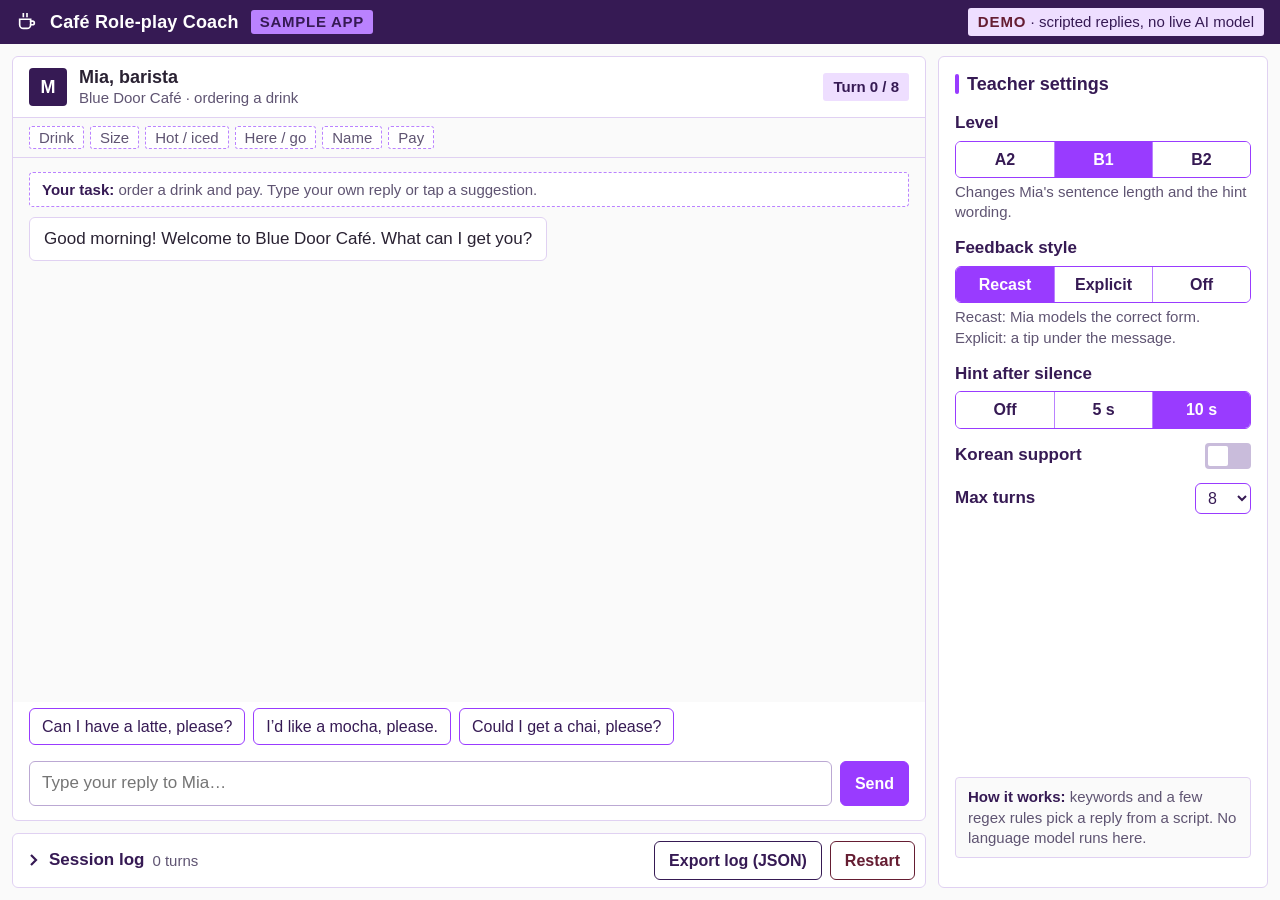
<file: assets/apps/cafe-roleplay.html>
<!-- Sample app produced for the workshop 'Beyond Chatbots' — scripted demo, no AI model inside. -->
<!doctype html>
<html lang="en">
<head>
<meta charset="utf-8">
<meta name="viewport" content="width=device-width, initial-scale=1">
<title>Café Role-play Coach</title>
<style>
:root{
  --dark:#361A54; --bright:#993BFF; --mid:#BA82FF; --tint:#EEDEFF; --paper:#FAFAFA; --ink:#2A2233; --maroon:#651D32; --ok:#2E7D5B;
  --line:#E0D1F2; --muted:#5F5472;
  --font:"Segoe UI","Helvetica Neue",Arial,"Noto Sans KR","Malgun Gothic",sans-serif;
}
*{box-sizing:border-box}
[hidden]{display:none!important}
html,body{height:100%;margin:0}
body{font:16px/1.45 var(--font);color:var(--ink);background:var(--paper);display:flex;flex-direction:column;overflow:hidden}
:focus-visible{outline:3px solid var(--bright);outline-offset:2px}
button{font:inherit;cursor:pointer}
.sr{position:absolute;width:1px;height:1px;overflow:hidden;clip:rect(0 0 0 0);white-space:nowrap}

/* top bar */
.top{flex:none;height:44px;background:var(--dark);color:#fff;display:flex;align-items:center;gap:12px;padding:0 16px}
.top svg{flex:none}
.top h1{margin:0;font-size:18px;font-weight:600;letter-spacing:.01em;white-space:nowrap}
.tag{background:var(--mid);color:var(--dark);font-size:15px;font-weight:700;letter-spacing:.05em;text-transform:uppercase;padding:1px 9px;border-radius:3px;white-space:nowrap}
.ribbon{margin-left:auto;background:var(--tint);color:var(--dark);font-size:15px;padding:3px 10px;border-radius:3px;white-space:nowrap}
.ribbon b{color:var(--maroon);letter-spacing:.06em}

/* layout */
main{flex:1;min-height:0;display:grid;grid-template-columns:minmax(0,1fr) 330px;gap:12px;padding:12px}
.left{display:flex;flex-direction:column;gap:12px;min-height:0;min-width:0;overflow-y:auto}
.card{background:#fff;border:1px solid var(--line);border-radius:6px}
.chat{flex:1 0 auto;min-height:300px;display:flex;flex-direction:column;overflow:hidden}
.chat-head{flex:none;display:flex;align-items:center;gap:12px;padding:10px 16px;border-bottom:1px solid var(--line)}
.avatar{flex:none;width:38px;height:38px;border-radius:4px;background:var(--dark);color:#fff;display:grid;place-items:center;font-weight:700;font-size:18px}
.who{font-size:18px;font-weight:600;line-height:1.2}
.sub{font-size:15px;color:var(--muted);line-height:1.2}
.turn{margin-left:auto;font-size:15px;font-weight:600;color:var(--dark);background:var(--tint);padding:3px 10px;border-radius:3px;white-space:nowrap}

.tracker{flex:none;list-style:none;margin:0;padding:8px 16px;display:flex;flex-wrap:wrap;gap:6px;border-bottom:1px solid var(--line);background:var(--paper)}
.tracker li{font-size:15px;line-height:1.3;padding:1px 9px;border:1px dashed var(--mid);border-radius:3px;color:var(--muted);background:#fff}
.tracker li.on{border:1px solid var(--bright);background:var(--tint);color:var(--dark);font-weight:600}

.msgs{flex:1 1 0px;min-height:90px;overflow-y:auto;padding:14px 16px;display:flex;flex-direction:column;gap:10px;background:var(--paper)}
.msg{display:flex;flex-direction:column;max-width:80%}
.msg.bot{align-self:flex-start}
.msg.me{align-self:flex-end;align-items:flex-end}
.bubble{font-size:17px;line-height:1.4;padding:9px 14px;border-radius:6px;overflow-wrap:anywhere}
.bot .bubble{background:#fff;border:1px solid var(--line);color:var(--ink)}
.me .bubble{background:var(--bright);color:#fff}
.recast{background:var(--tint);border-bottom:2px solid var(--mid);padding:0 3px;margin:0 -3px;color:var(--dark)}
.kr{display:none;font-size:15px;color:var(--muted);margin-top:3px}
.kr-on .kr{display:block}
.hint .kr{margin-top:0}
.kr-on .hint .kr{display:inline}
.note{margin-top:5px;max-width:100%;font-size:15px;line-height:1.35;padding:5px 10px;background:var(--tint);border-left:4px solid var(--maroon);color:var(--dark);border-radius:0 4px 4px 0}
.note b{color:var(--maroon)}
.note.soft{border-left-color:var(--mid)}
.note.soft b{color:var(--dark)}
.typing{display:flex;gap:5px;padding:13px 14px}
.typing i{width:8px;height:8px;border-radius:50%;background:var(--mid);animation:blink 1s infinite}
.typing i:nth-child(2){animation-delay:.2s}.typing i:nth-child(3){animation-delay:.4s}
@keyframes blink{0%,60%,100%{opacity:.25}30%{opacity:1}}
.brief{font-size:15px;line-height:1.4;color:var(--muted);background:#fff;border:1px dashed var(--mid);border-radius:4px;padding:6px 12px}
.brief b{color:var(--dark)}
.sys{align-self:center;text-align:center;font-size:15px;color:var(--dark);background:var(--tint);padding:8px 14px;border-radius:4px}
.sys button{margin-left:8px}

.hint{flex:none;margin:0 16px 6px;padding:6px 12px;font-size:16px;line-height:1.35;background:var(--tint);border-left:4px solid var(--bright);color:var(--dark);border-radius:0 4px 4px 0}
.hint strong{margin-right:6px}
.chips{flex:none;display:flex;flex-wrap:wrap;gap:8px;padding:6px 16px 8px}
.chip{font-size:16px;padding:6px 12px;background:#fff;color:var(--dark);border:1px solid var(--bright);border-radius:6px}
.chip:hover{background:var(--tint)}
.composer{flex:none;display:flex;gap:8px;padding:8px 16px 14px}
.composer input{flex:1;min-width:0;font:inherit;font-size:17px;padding:9px 12px;border:1px solid #bba8d3;border-radius:6px;background:#fff;color:var(--ink)}
.composer input:disabled{background:#f1ecf6}
.btn{font-size:16px;font-weight:600;padding:7px 14px;border-radius:6px;border:1px solid var(--dark);background:#fff;color:var(--dark)}
.btn:hover{background:var(--tint)}
.btn.primary{background:var(--bright);border-color:var(--bright);color:#fff}
.btn.primary:hover{background:var(--dark);border-color:var(--dark)}
.btn.danger{border-color:var(--maroon);color:var(--maroon)}
.btn.danger:hover{background:#f6e9ed}
.btn:disabled{opacity:.5;cursor:default}

/* session log */
.logc{flex:none;display:flex;flex-direction:column}
.log-head{flex:none;display:flex;align-items:center;gap:8px;padding:7px 10px 7px 6px}
.log-toggle{flex:1;display:flex;align-items:center;gap:8px;text-align:left;background:none;border:0;padding:4px 8px;font-size:17px;font-weight:600;color:var(--dark);border-radius:4px}
.log-toggle small{font-size:15px;font-weight:400;color:var(--muted)}
.log-toggle svg{transition:transform .15s}
.log-toggle[aria-expanded="true"] svg{transform:rotate(90deg)}
.log-body{overflow:auto;border-top:1px solid var(--line);max-height:134px}
table{width:100%;border-collapse:collapse;font-size:15px}
th{position:sticky;top:0;background:var(--tint);color:var(--dark);text-align:left;font-weight:600;padding:5px 10px;white-space:nowrap}
td{padding:5px 10px;border-top:1px solid var(--line);vertical-align:top}
td.n,td.t{white-space:nowrap;color:var(--muted)}
td.flag.bad{color:var(--maroon);font-weight:600}
td.empty{color:var(--muted);text-align:center;padding:12px}

/* settings */
.settings{padding:14px 16px;display:flex;flex-direction:column;gap:14px;overflow-y:auto;min-height:0}
.settings h2{margin:0;font-size:18px;font-weight:600;color:var(--dark);display:flex;align-items:center;gap:8px}
.settings h2::before{content:"";width:4px;height:20px;background:var(--bright);border-radius:2px}
.grp>.lab{display:block;font-size:17px;font-weight:600;color:var(--dark);margin-bottom:5px}
.help{margin:4px 0 0;font-size:15px;line-height:1.35;color:var(--muted)}
.seg{display:flex;border:1px solid var(--bright);border-radius:6px;overflow:hidden}
.seg label{flex:1;position:relative;cursor:pointer}
.seg input{position:absolute;inset:0;opacity:0;margin:0;cursor:pointer}
.seg span{display:block;text-align:center;padding:6px 4px;font-size:16px;font-weight:600;color:var(--dark);background:#fff}
.seg label+label span{border-left:1px solid var(--mid)}
.seg input:checked+span{background:var(--bright);color:#fff}
.seg input:focus-visible+span{outline:3px solid var(--dark);outline-offset:-3px}
.row{display:flex;align-items:center;justify-content:space-between;gap:10px}
.row .lab{font-size:17px;font-weight:600;color:var(--dark)}
.sw{position:relative;cursor:pointer}
.sw input{position:absolute;opacity:0;inset:0;margin:0;cursor:pointer}
.trk{display:block;width:46px;height:26px;border-radius:4px;background:#c9bcdb;position:relative}
.trk::after{content:"";position:absolute;top:3px;left:3px;width:20px;height:20px;background:#fff;border-radius:2px;transition:left .15s}
.sw input:checked+.trk{background:var(--bright)}
.sw input:checked+.trk::after{left:23px}
.sw input:focus-visible+.trk{outline:3px solid var(--dark);outline-offset:2px}
select{font:inherit;font-size:16px;padding:5px 8px;border:1px solid var(--bright);border-radius:6px;background:#fff;color:var(--dark)}
.engine{margin-top:auto;padding:9px 12px;background:var(--paper);border:1px solid var(--line);border-radius:4px;font-size:15px;line-height:1.35;color:var(--muted)}
.engine b{color:var(--dark)}

@media (max-width:900px){main{grid-template-columns:minmax(0,1fr) 262px;gap:10px;padding:10px}.ribbon{font-size:15px}.msg{max-width:90%}}
@media (max-height:560px){
  .engine,.help{display:none}.settings{gap:10px;padding:10px 12px}.chat-head{padding:6px 12px}.avatar{width:32px;height:32px}
  .tracker{padding:5px 12px}.msgs{padding:8px 12px}.chips{padding:4px 12px 6px}.composer{padding:6px 12px 10px}.log-body{max-height:104px}
}
@media (prefers-reduced-motion:reduce){*{transition:none!important;animation:none!important}}
</style>
</head>
<body>
<header class="top">
  <svg width="22" height="22" viewBox="0 0 24 24" fill="none" stroke="#fff" stroke-width="1.8" stroke-linecap="square" aria-hidden="true"><path d="M4 9h12v6a4 4 0 0 1-4 4H8a4 4 0 0 1-4-4V9z"/><path d="M16 11h2a2 2 0 0 1 0 4h-2"/><path d="M8 3v3M12 3v3"/></svg>
  <h1>Café Role-play Coach</h1><span class="tag">Sample app</span>
  <span class="ribbon"><b>DEMO</b> · scripted replies, no live AI model</span>
</header>

<main>
  <div class="left">
    <section class="card chat" id="chat" aria-label="Chat with Mia, barista">
      <div class="chat-head">
        <div class="avatar" aria-hidden="true">M</div>
        <div><div class="who">Mia, barista</div><div class="sub">Blue Door Café · ordering a drink</div></div>
        <div class="turn" id="turnBadge">Turn 0 / 8</div>
      </div>
      <ul class="tracker" id="tracker" aria-label="Order progress">
        <li data-k="drink">Drink</li><li data-k="size">Size</li><li data-k="temp">Hot / iced</li><li data-k="where">Here / go</li><li data-k="name">Name</li><li data-k="pay">Pay</li>
      </ul>
      <div class="msgs" id="msgs" role="log" aria-live="polite" aria-label="Conversation with Mia"></div>
      <div class="hint" id="hint" role="status" hidden></div>
      <div class="chips" id="chips" role="group" aria-label="Suggested replies"></div>
      <form class="composer" id="form" autocomplete="off">
        <label class="sr" for="inp">Your reply to Mia</label>
        <input id="inp" type="text" placeholder="Type your reply to Mia…" maxlength="160">
        <button class="btn primary" type="submit" id="sendBtn">Send</button>
      </form>
    </section>

    <section class="card logc" id="logc" aria-label="Session log">
      <div class="log-head">
        <button class="log-toggle" id="logToggle" type="button" aria-expanded="false" aria-controls="logBody">
          <svg width="14" height="14" viewBox="0 0 14 14" fill="none" stroke="currentColor" stroke-width="2.2" aria-hidden="true"><path d="M4 2l5 5-5 5"/></svg>
          Session log <small id="logCount">0 turns</small>
        </button>
        <button class="btn" type="button" id="exportBtn">Export log (JSON)</button>
        <button class="btn danger" type="button" id="restartBtn">Restart</button>
      </div>
      <div class="log-body" id="logBody" hidden>
        <table>
          <thead><tr><th>Turn</th><th>Learner said</th><th>Flagged issue</th><th>Feedback</th><th>Time</th></tr></thead>
          <tbody id="logRows"><tr><td class="empty" colspan="5">No turns yet. Send a reply and it is logged here.</td></tr></tbody>
        </table>
      </div>
    </section>
  </div>

  <aside class="card settings" aria-label="Teacher settings">
    <h2>Teacher settings</h2>
    <div class="grp" role="radiogroup" aria-labelledby="l-level">
      <span class="lab" id="l-level">Level</span>
      <div class="seg">
        <label><input type="radio" name="level" value="A2"><span>A2</span></label>
        <label><input type="radio" name="level" value="B1" checked><span>B1</span></label>
        <label><input type="radio" name="level" value="B2"><span>B2</span></label>
      </div>
      <p class="help">Changes Mia's sentence length and the hint wording.</p>
    </div>
    <div class="grp" role="radiogroup" aria-labelledby="l-fb">
      <span class="lab" id="l-fb">Feedback style</span>
      <div class="seg">
        <label><input type="radio" name="fb" value="recast" checked><span>Recast</span></label>
        <label><input type="radio" name="fb" value="explicit"><span>Explicit</span></label>
        <label><input type="radio" name="fb" value="off"><span>Off</span></label>
      </div>
      <p class="help">Recast: Mia models the correct form. Explicit: a tip under the message.</p>
    </div>
    <div class="grp" role="radiogroup" aria-labelledby="l-hint">
      <span class="lab" id="l-hint">Hint after silence</span>
      <div class="seg">
        <label><input type="radio" name="hint" value="0"><span>Off</span></label>
        <label><input type="radio" name="hint" value="5"><span>5 s</span></label>
        <label><input type="radio" name="hint" value="10" checked><span>10 s</span></label>
      </div>
    </div>
    <div class="row">
      <span class="lab" id="l-kr">Korean support</span>
      <label class="sw"><input type="checkbox" id="kr" role="switch" aria-labelledby="l-kr"><span class="trk"></span></label>
    </div>
    <div class="row">
      <label class="lab" for="max">Max turns</label>
      <select id="max"><option>4</option><option>6</option><option selected>8</option><option>10</option><option>12</option></select>
    </div>
    <p class="engine"><b>How it works:</b> keywords and a few regex rules pick a reply from a script. No language model runs here.</p>
  </aside>
</main>

<script>
(function(){
'use strict';
var $=function(s){return document.querySelector(s)};
var cap=function(s){return s.charAt(0).toUpperCase()+s.slice(1)};
var S={level:'B1',fb:'recast',hint:10,kr:false,max:8};
var LV={A2:0,B1:1,B2:2};
var STAGES=['drink','size','temp','where','name','pay'];
var G,busy=false,hintTimer=null;

/* ---------- script content ---------- */
var DRINKS='flat white|cold brew|hot chocolate|green tea|black tea|latte|cappuccino|americano|espresso|mocha|chai|tea|coffee';
var ADJ='(?:iced|hot|cold|large|small|medium|big|regular|decaf)';
var PRICE={latte:4.5,cappuccino:4.5,americano:3.5,espresso:3,mocha:5,'flat white':4.75,'cold brew':4.25,'hot chocolate':4.25,chai:4.5,'green tea':3.25,'black tea':3.25,tea:3.25,coffee:3.5};
var SIZEADD={small:-0.5,medium:0,large:0.75};
var OPEN=['Good morning! Welcome to Blue Door Café. What would you like?','Good morning! Welcome to Blue Door Café. What can I get you?','Good morning, and welcome to Blue Door Café! What can I get started for you today?'];
var Q={
  drink:['What would you like to drink?','What can I get you today?','What can I get started for you this morning? We have a seasonal special today, too.'],
  size:['What size? Small, medium, or large?','What size would you like: small, medium or large?','Which size would you prefer? We do small, medium and large, though most people find the medium is plenty.'],
  temp:['Hot or iced?','Would you like it hot or iced?','Would you like that served hot, or would you rather have it over ice?'],
  where:['For here or to go?','Is that for here or to go?','Will you be having that here in the café, or taking it with you today?'],
  name:['Your name, please?','Can I have a name for the order?','And could I get a name for the order, so we can call you when it is ready?'],
  pay:['It is {p}. Cash or card?','That comes to {p}. Would you like to pay by cash or card?','That comes to {p} in total. How would you like to pay: cash or card?']
};
var KRQ={drink:'무엇을 드릴까요?',size:'사이즈는 어떻게 하시겠어요?',temp:'따뜻하게 드릴까요, 차갑게 드릴까요?',where:'매장에서 드시나요, 포장하시나요?',name:'주문자 성함이 어떻게 되세요?',pay:'현금과 카드 중 어떻게 결제하시겠어요?',close:'곧 음료가 준비됩니다. 좋은 하루 보내세요!'};
var KRH={drink:'라떼 한 잔 주세요',size:'미디엄 사이즈로 주세요',temp:'따뜻한 걸로 주세요',where:'여기서 먹을게요',name:'제 이름은 진이에요',pay:'카드로 계산할게요',close:'감사합니다!'};
var CLOSE=[
  'Thank you, {n}! Your {o} will be ready soon. Have a nice day!',
  'Thank you, {n}. Your {o} will be ready in a couple of minutes. Have a lovely day!',
  'Perfect, thank you, {n}. We will call your name as soon as your {o} is ready, so feel free to take a seat. Enjoy your morning!'
];
var BYE=['You are welcome, {n}! See you next time.','You are welcome, {n}! Enjoy your drink, and see you next time.','You are welcome, {n}. It was a pleasure, and we hope to see you again soon!'];
var WRAP=['Time is up for today. Well done!','That is all the time we have for today. Well done!','That is all the time we have for this session. Nicely done! Have a look at the log to see what to practise next.'];
var NICE=['Nice to meet you, {n}!','Nice to meet you, {n}.','It is lovely to meet you, {n}.'];
var ACK={fill:[['OK!','Sure!','Good.'],['Sure!','Great choice.','Got it.'],['Certainly.','Excellent choice.','Lovely, that works for me.']],
  word:['OK','sure','certainly']};
var CHIPS={
  drink:[['A latte, please.','A cappuccino, please.','An americano, please.'],['Can I have a latte, please?','I’d like a mocha, please.','Could I get a chai, please?'],['I think I’ll have a latte, please.','Could I get a large flat white, please?','I’d like a cappuccino, please, if you have one.']],
  size:[['Medium, please.','Small, please.','Large, please.'],['A medium, please.','I’d like a small, please.','Could I have a large, please?'],['I think I’ll go for a medium, please.','A small would be perfect, thanks.','I’d like the large, please.']],
  temp:[['Hot, please.','Iced, please.','Hot.'],['Hot, please.','I’d like it iced, please.','Iced, please.'],['I’ll have it hot, please.','I’d like it iced, please.','Could you make it iced, please?']],
  where:[['For here.','To go, please.','To go.'],['For here, please.','To go, please.','I’ll have it here, thanks.'],['I’ll have it here, thanks.','To go, please. I’m in a bit of a hurry.','For here, please.']],
  name:[['Jin.','My name is Mina.','I’m Sam.'],['My name is Jin.','It’s Mina.','Under the name Sam, please.'],['My name is Jin.','You can put it under Mina, please.','It’s Sam, S-A-M.']],
  pay:[['Card, please.','Cash, please.','By card.'],['I’ll pay by card, please.','Cash, please.','Can I pay by card, please?'],['I’ll pay by card, please.','Cash, if that is okay.','Could I pay with my phone, please?']],
  close:[['Thank you!','Thanks, bye!','Thank you. You too!'],['Thank you very much!','Thanks, you too!','Thank you, have a nice day!'],['Thanks so much, have a great day!','Thank you, see you tomorrow!','Much appreciated. Enjoy your morning!']]
};
var LEAD=['Say:','Try:','Try a full sentence:'];

/* ---------- error rules ---------- */
var NP_RE=new RegExp('\\b(?:(a|an|the|some|one)\\s+)?((?:'+ADJ+'\\s+)*)('+DRINKS+')\\b','i');
function findNP(t){
  var m=t.match(NP_RE); if(!m) return null;
  var adj=(m[2]||'').toLowerCase().trim(), dr=m[3].toLowerCase(), ph=(adj?adj+' ':'')+dr;
  var art=m[1]&&/^(a|an)$/i.test(m[1])?m[1].toLowerCase():(/^[aeiou]/.test(ph)?'an':'a');
  return {np:art+' '+ph,mass:!adj&&/^(coffee|tea|green tea|black tea)$/.test(dr)};
}
var W=function(){return ACK.word[LV[S.level]]};
var RULES=[
  {id:'wanting',label:'"am wanting" (stative verb)',re:/\bi(?:['’]m|\s+am)\s+wanting\b/i,
   tip:function(){return 'Say “I want …” or “I’d like …”. “Want” is not used with -ing.'},
   recast:function(c){return c.np?'Oh, you’d like '+c.np+' — '+W()+'!':'Oh, you’d like that — '+W()+'!'}},
  {id:'order',label:'Word order (I coffee want)',re:new RegExp('\\bi\\s+(?:'+ADJ+'\\s+)*(?:'+DRINKS+')\\s+(?:want|need|like)\\b','i'),
   tip:function(c){return 'Word order: say “I want '+(c.np||'a coffee')+'”.'},
   recast:function(c){return 'Oh, you want '+(c.np||'a coffee')+' — '+W()+'!'}},
  {id:'direct',label:'Too direct ("Give me …")',re:/\bgive me\b/i,
   tip:function(){return '“Give me …” sounds too direct. Try “Can I have …?” or “I’d like …”.'},
   recast:function(c){return 'Of course, you’d like '+(c.np||'that')+'. Coming right up!'}},
  {id:'article',label:'Missing article (a / an / some)',
   re:new RegExp('\\b(?:want|need|have|get|take|order|(?:\'d|’d|would)\\s+like)\\s+(?:'+ADJ+'\\s+)*(?:'+DRINKS+')\\b','i'),
   tip:function(c){return c.mass?'Say “'+c.np+'” or “some '+c.np.replace(/^an? /,'')+'”.':'Say “'+(c.np||'a latte')+'”.'},
   recast:function(c){return 'Oh, '+(c.np||'a coffee')+' — '+W()+'!'}}
];
function detect(t){
  var np=findNP(t)||{np:null,mass:false}, f=[];
  RULES.forEach(function(r){ if(r.re.test(t)) f.push({id:r.id,label:r.label,tip:r.tip(np),recast:r.recast(np),kind:'error'}); });
  var asks=/\b(want|need|have|get|give me|order|would like|i['’]d like|can i|could i|may i)\b/i.test(t);
  var polite=/\b(please|thanks?|thank you|cheers)\b/i.test(t);
  if(asks&&!polite&&!f.some(function(x){return x.id==='direct'})){
    f.push({id:'polite',label:'Politeness: no “please” (note)',tip:'Add “please” to sound polite, e.g. “A latte, please.”',
      recast:np.np?cap(np.np)+', please — '+W()+'!':'Of course!',kind:'note'});
  }
  return f;
}

/* ---------- slot extraction ---------- */
var SIZEMAP={small:'small',medium:'medium',regular:'medium',large:'large',big:'large'};
var NAME_STOP='a an the in fine good ok okay sorry not so very happy ready here going just also still yes no thanks thank please hello hi hey hungry tired late busy from at on to with for'.split(' ');
var LETTER='A-Za-z\\u3131-\\u318E\\uAC00-\\uD7A3';
function findName(t,stage,others){
  var m=t.match(new RegExp('\\b(?:my name(?:\\s+is|[\'’]s)|name[\'’]s|call me|under(?:\\s+the\\s+name)?)\\s+(['+LETTER+'][' +LETTER+'\'-]{0,19})','i'));
  if(!m&&stage==='name') m=t.match(new RegExp('\\b(?:it[\'’]s|i[\'’]m|i\\s+am|this\\s+is)\\s+(['+LETTER+'][' +LETTER+'\'-]{0,19})','i'));
  if(m&&NAME_STOP.indexOf(m[1].toLowerCase())<0) return cap(m[1]);
  if(stage==='name'&&!others){
    var w=t.replace(/[.!?,]/g,' ').trim().split(/\s+/);
    if(w.length&&w.length<=2&&new RegExp('^['+LETTER+'\'-]+$').test(w.join(''))&&NAME_STOP.indexOf(w[0].toLowerCase())<0) return w.map(cap).join(' ');
  }
  return null;
}
function extract(t,stage){
  var low=t.toLowerCase(),o={},m;
  if((m=low.match(new RegExp('\\b('+DRINKS+')\\b')))) o.drink=m[1];
  if((m=low.match(/\b(small|medium|regular|large|big)\b/))) o.size=SIZEMAP[m[1]];
  if(/\b(iced|ice|cold)\b/.test(low)) o.temp='iced'; else if(/\b(hot|warm)\b/.test(low)) o.temp='hot';
  if(/\bto[- ]?go\b|\btake[- ]?(away|out)\b|\btakeaway\b|\btakeout\b/.test(low)) o.where='to go';
  else if(/\bfor here\b|\bdine[- ]in\b|\beat in\b|\bin the (caf[eé]|shop)\b|\bsit (down|here|in)\b|\bstay\b/.test(low)||(stage==='where'&&/\bhere\b/.test(low))) o.where='for here';
  if((m=low.match(/\b(card|credit|debit|visa|cash|phone|apple pay|google pay|mobile|tap)\b/))) o.pay=/cash/.test(m[1])?'cash':/phone|pay|mobile/.test(m[1])?'mobile':'card';
  var n=findName(t,stage,Object.keys(o).length>0); if(n) o.name=n;
  return o;
}
var RE={
  price:/\bhow much\b|\bprice\b|\bcost\b/i,
  menu:/\bmenu\b|\brecommend|\bspecials?\b|\bwhat do you (have|serve)\b|\bsuggest/i,
  repeat:/\b(pardon|repeat|say that again|once more|don'?t understand|do not understand|slowly|what did you say)\b|^\s*(what|sorry|huh)\s*\??\s*$/i,
  thanks:/\b(thanks?|thank you|cheers|appreciate)\b/i,
  greet:/^\s*(hi|hello|hey|good (morning|afternoon|evening)|morning)\b/i
};

/* ---------- dialogue engine ---------- */
function nextStage(){ for(var i=0;i<STAGES.length;i++) if(!G.slots[STAGES[i]]) return STAGES[i]; return 'close'; }
function money(d,s){
  d=d||G.slots.drink||'latte'; s=s||G.slots.size||'medium';
  return '$'+((PRICE[d]||4)+(SIZEADD[s]||0)).toFixed(2);
}
function question(stage,lv){
  if(stage==='close') return CLOSE[lv].replace('{n}',G.slots.name||'friend').replace('{o}',orderText());
  return Q[stage][lv].replace('{p}',money());
}
function orderText(){ var s=G.slots; return [s.size,s.temp,s.drink].filter(Boolean).join(' '); }
function hintText(){
  var st=nextStage(), lv=LV[S.level];
  return {en:LEAD[lv]+' “'+CHIPS[st][lv][0]+'”', kr:KRH[st]};
}
function plan(text){
  var lv=LV[S.level], stage=nextStage(), issues=detect(text), kind, got={}, parts=[], low=text.toLowerCase();
  G.turn++;
  if(stage==='close') kind='bye';
  else if(RE.price.test(low)) kind='price';
  else if(RE.menu.test(low)) kind='menu';
  else if(RE.repeat.test(low)) kind='repeat';
  else{
    got=extract(text,stage);
    kind=Object.keys(got).length?'fill':RE.thanks.test(low)?'thanks':RE.greet.test(low)?'greet':'fallback';
  }
  for(var k in got) G.slots[k]=got[k];
  var ns=nextStage(), q=question(ns,lv), krq=KRQ[ns], lead='', recast=null, done=false;
  var main=issues.filter(function(i){return i.kind==='error'})[0]||issues[0];
  if(kind==='fill'&&main&&S.fb==='recast') recast=main.recast;
  if(kind==='fill'){
    if(ns==='close'&&G.slots.pay){ q=CLOSE[lv].replace('{n}',G.slots.name||'friend').replace('{o}',orderText()); }
    lead=ns==='close'?'':got.name?NICE[lv].replace('{n}',got.name):ACK.fill[lv][G.turn%3];
  }else if(kind==='price'){
    var am=low.match(new RegExp('\\b('+DRINKS+')\\b')), pd=am?am[1]:G.slots.drink;
    lead=pd?'A '+(G.slots.size||'medium')+' '+pd+' is '+money(pd)+'.':'Our drinks are between $3 and $5.';
  }else if(kind==='menu'){
    lead=lv===0?'We have latte, cappuccino, americano, mocha, and tea.':'We have lattes, cappuccinos, americanos, mochas and tea. '+(lv===2?'The oat-milk latte is the most popular drink today.':'The latte is our most popular drink.');
  }else if(kind==='repeat'){
    lead='Sure, let me say that more simply.'; q=Q[ns==='close'?'drink':ns][0].replace('{p}',money());
  }else if(kind==='thanks'){ lead='You are welcome!';
  }else if(kind==='greet'){ lead=['Hello!','Hi there!','Hello, and welcome!'][lv];
  }else if(kind==='fallback'){ lead='Sorry, could you say that another way?'; }
  if(kind==='bye'){
    parts.push({t:BYE[lv].replace('{n}',G.slots.name||'friend'),kr:'천만에요! 또 오세요.'}); done=true;
  }else{
    if(recast){ parts.push({m:recast,t:' '+(lead&&kind!=='fill'?lead+' ':'')+q}); }
    else parts.push({t:(lead?lead+' ':'')+q});
    parts[0].kr=(kind==='fallback'?'죄송해요, 다른 말로 다시 말씀해 주시겠어요? ':'')+krq;
  }
  if(G.turn>=S.max&&!done){ parts.push({t:' '+WRAP[lv],kr:'연습 시간이 끝났어요. 수고하셨어요!'}); done=true; }
  var shown=issues.filter(function(i){return !(i.id==='polite'&&issues.length>1)}).slice(0,2);
  return {issues:issues,notes:shown,parts:parts,done:done,kind:kind,recastUsed:!!recast};
}

/* ---------- rendering ---------- */
function el(tag,cls,txt){var e=document.createElement(tag);if(cls)e.className=cls;if(txt!=null)e.textContent=txt;return e}
function scrollDown(){var m=$('#msgs');m.scrollTop=m.scrollHeight}
function addBot(parts){
  var row=el('div','msg bot'), b=el('div','bubble'), kr=[];
  parts.forEach(function(p){
    if(p.m) b.appendChild(el('span','recast',p.m));
    if(p.t) b.appendChild(document.createTextNode(p.t));
    if(p.kr) kr.push(p.kr);
  });
  if(kr.length){var k=el('div','kr',kr.join(' '));k.lang='ko';b.appendChild(k)}
  row.appendChild(b); $('#msgs').appendChild(row); scrollDown(); return row;
}
function addMe(text){
  var row=el('div','msg me'); row.appendChild(el('div','bubble',text)); $('#msgs').appendChild(row); scrollDown(); return row;
}
function addNote(row,issue){
  var n=el('div','note'+(issue.kind==='note'?' soft':''));
  n.appendChild(el('b',null,(issue.kind==='note'?'Note: ':'Tip: ')));
  n.appendChild(document.createTextNode(issue.tip)); row.appendChild(n); scrollDown();
}
function updateTracker(){
  var s=G.slots, lab={drink:'Drink',size:'Size',temp:'Hot / iced',where:'Here / go',name:'Name',pay:'Pay'}, sh={temp:'Temp',where:'Where'};
  document.querySelectorAll('#tracker li').forEach(function(li){
    var k=li.dataset.k; li.className=s[k]?'on':'';
    li.textContent=s[k]?(sh[k]||lab[k])+': '+s[k]:lab[k];
  });
  $('#turnBadge').textContent='Turn '+G.turn+' / '+S.max;
}
function renderChips(){
  var box=$('#chips'); box.textContent='';
  if(G.done) return;
  CHIPS[nextStage()][LV[S.level]].forEach(function(c){
    var b=el('button','chip',c); b.type='button'; b.addEventListener('click',function(){send(c)}); box.appendChild(b);
  });
  scrollDown();
}
function showHint(){
  if(G.done) return;
  var h=hintText(), box=$('#hint'); box.textContent='';
  box.appendChild(el('strong',null,'Hint'));
  box.appendChild(document.createTextNode(h.en+' '));
  var k=el('span','kr','('+h.kr+')'); k.lang='ko'; box.appendChild(k);
  box.hidden=false; scrollDown();
}
function hideHint(){$('#hint').hidden=true}
function armTimer(){
  clearTimeout(hintTimer);
  if(S.hint>0&&!G.done&&!busy) hintTimer=setTimeout(showHint,S.hint*1000);
}
function logRow(turn,text,issues){
  var tb=$('#logRows'); if(G.rows.length===1) tb.textContent='';
  var tr=el('tr'), real=issues.filter(function(i){return i.kind==='error'}).length>0;
  var flag=issues.length?issues.map(function(i){return i.label}).join('; '):'—';
  var fb=issues.length?({recast:'Recast',explicit:'Explicit',off:'Off'})[S.fb]:'—';
  var time=new Date().toLocaleTimeString([], {hour12:false});
  tr.appendChild(el('td','n',String(turn)));
  tr.appendChild(el('td',null,text));
  tr.appendChild(el('td','flag'+(real?' bad':''),flag));
  tr.appendChild(el('td',null,fb));
  tr.appendChild(el('td','t',time));
  tb.appendChild(tr);
  $('#logCount').textContent=G.rows.length+(G.rows.length===1?' turn':' turns');
  var body=$('#logBody'); body.scrollTop=body.scrollHeight;
  return {flag:flag,fb:fb,time:time};
}
function send(text){
  text=(text||'').trim(); if(!text||busy||G.done) return;
  busy=true; clearTimeout(hintTimer); hideHint();
  var res=plan(text), row=addMe(text);
  if(S.fb==='explicit') res.notes.forEach(function(n){addNote(row,n)});
  G.rows.push({turn:G.turn,learner:text,issues:res.issues.map(function(i){return i.label}),feedback:res.issues.length?S.fb:'none',recastApplied:res.recastUsed,time:null,mia:null});
  var info=logRow(G.turn,text,res.issues), rec=G.rows[G.rows.length-1];
  rec.time=info.time; rec.mia=res.parts.map(function(p){return (p.m||'')+(p.t||'')}).join('').trim();
  updateTracker(); $('#chips').textContent=''; $('#inp').value='';
  var typing=el('div','msg bot'), tb=el('div','bubble typing'); tb.setAttribute('aria-hidden','true'); tb.innerHTML='<i></i><i></i><i></i>';
  typing.appendChild(tb); $('#msgs').appendChild(typing); scrollDown();
  setTimeout(function(){
    typing.remove(); addBot(res.parts); busy=false;
    if(res.done) finish(); else {renderChips(); armTimer(); if(res.kind==='fallback'||res.kind==='repeat') showHint();}
  },520);
}
function finish(){
  G.done=true; $('#chips').textContent=''; hideHint(); clearTimeout(hintTimer);
  $('#inp').disabled=true; $('#sendBtn').disabled=true; $('#inp').placeholder='Session complete. Press Restart to practise again.';
  var s=el('div','sys','Session complete · '+G.turn+(G.turn===1?' turn':' turns')+' logged.');
  var b=el('button','btn primary','Practise again'); b.type='button'; b.addEventListener('click',restart); s.appendChild(b);
  $('#msgs').appendChild(s); scrollDown(); b.focus();
}
function restart(){
  clearTimeout(hintTimer); busy=false;
  G={turn:0,slots:{},rows:[],done:false};
  $('#msgs').textContent=''; hideHint();
  var br=el('div','brief'); br.innerHTML='<b>Your task:</b> order a drink and pay. Type your own reply or tap a suggestion.'; $('#msgs').appendChild(br);
  $('#logRows').innerHTML='<tr><td class="empty" colspan="5">No turns yet. Send a reply and it is logged here.</td></tr>';
  $('#logCount').textContent='0 turns';
  $('#inp').disabled=false; $('#sendBtn').disabled=false; $('#inp').placeholder='Type your reply to Mia…'; $('#inp').value='';
  addBot([{t:OPEN[LV[S.level]],kr:'안녕하세요! 블루도어 카페에 오신 것을 환영합니다. '+KRQ.drink}]);
  updateTracker(); renderChips(); armTimer();
}
function exportLog(){
  var data={app:'Café Role-play Coach',note:'Scripted demo, no AI model',exported:new Date().toISOString(),settings:{level:S.level,feedback:S.fb,hintAfterSeconds:S.hint,koreanSupport:S.kr,maxTurns:S.max},order:G.slots,turns:G.rows};
  var blob=new Blob([JSON.stringify(data,null,2)],{type:'application/json'});
  var a=document.createElement('a'); a.href=URL.createObjectURL(blob); a.download='cafe-roleplay-log.json';
  document.body.appendChild(a); a.click(); a.remove(); setTimeout(function(){URL.revokeObjectURL(a.href)},1500);
}

/* ---------- wiring ---------- */
$('#form').addEventListener('submit',function(e){e.preventDefault();send($('#inp').value)});
$('#inp').addEventListener('input',function(){hideHint();armTimer()});
$('#restartBtn').addEventListener('click',restart);
$('#exportBtn').addEventListener('click',exportLog);
$('#logToggle').addEventListener('click',function(){
  var open=this.getAttribute('aria-expanded')!=='true';
  this.setAttribute('aria-expanded',open); $('#logBody').hidden=!open;
  if(open){var l=$('.left'); l.scrollTop=l.scrollHeight;}
  scrollDown();
});
document.querySelectorAll('input[name=level]').forEach(function(r){r.addEventListener('change',function(){
  S.level=r.value; renderChips(); if(!$('#hint').hidden) showHint();
})});
document.querySelectorAll('input[name=fb]').forEach(function(r){r.addEventListener('change',function(){S.fb=r.value})});
document.querySelectorAll('input[name=hint]').forEach(function(r){r.addEventListener('change',function(){
  S.hint=+r.value; hideHint(); armTimer();
})});
$('#kr').addEventListener('change',function(){S.kr=this.checked;$('#chat').classList.toggle('kr-on',S.kr)});
$('#max').addEventListener('change',function(){S.max=+this.value;updateTracker()});
restart();
})();
</script>

<script>
/* Deck integration: when shown inside the slide deck's iframe, hand Esc / PageUp / PageDown back to the deck. */
(function(){ if (window.parent === window) return;
  addEventListener('keydown', function(e){
    if (e.key==='Escape' || e.key==='PageDown' || e.key==='PageUp') parent.postMessage({deck:'key', key:e.key}, '*');
  });
})();
</script>
</body>
</html>
</file>
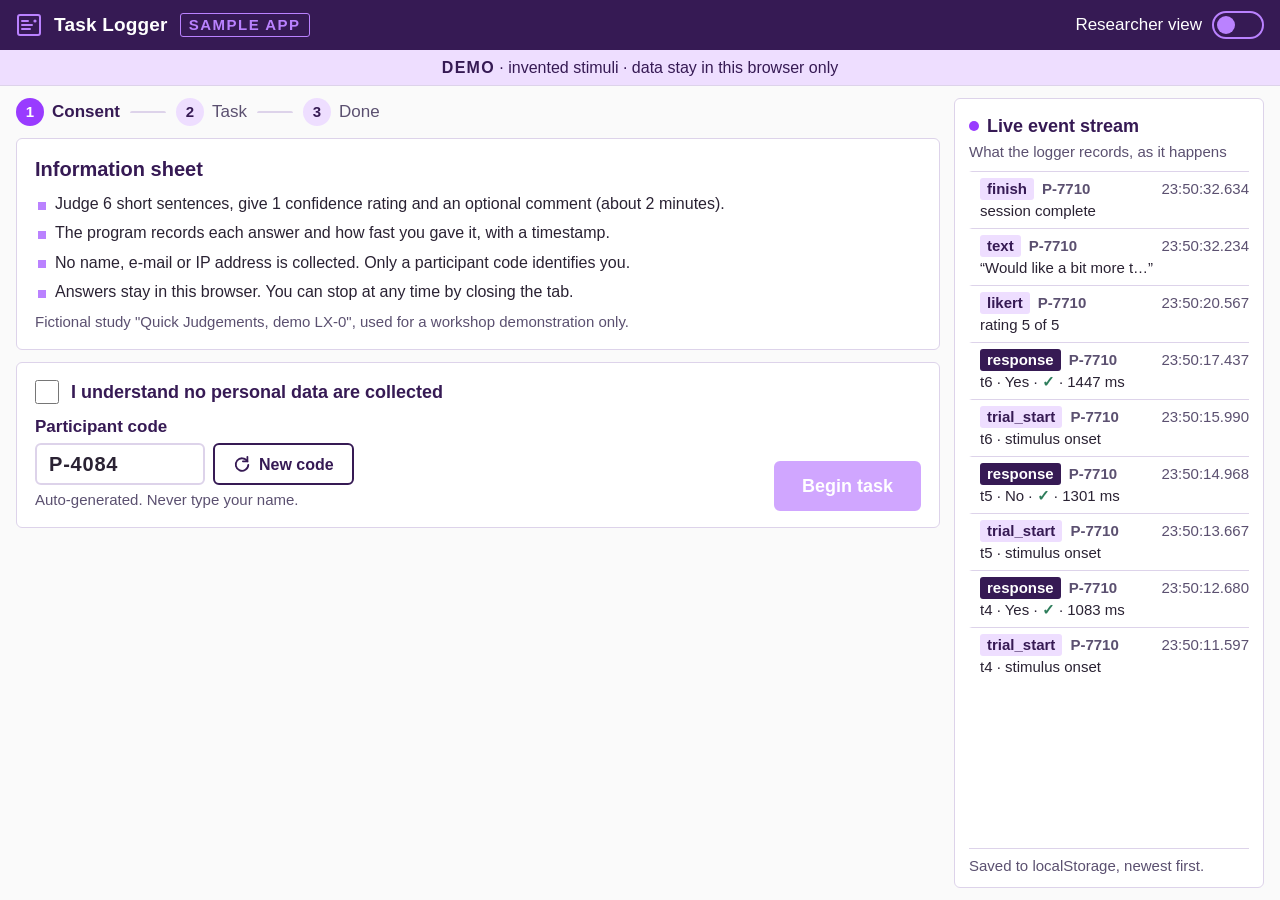
<file: assets/apps/task-logger.html>
<!-- Sample app produced for the workshop 'Beyond Chatbots' — demo data, no AI model inside. -->
<!doctype html>
<html lang="en">
<head>
<meta charset="utf-8">
<meta name="viewport" content="width=device-width, initial-scale=1">
<title>Task Logger — sample research tool</title>
<style>
:root{
  --dark:#361A54; --bright:#993BFF; --mid:#BA82FF; --tint:#EEDEFF; --paper:#FAFAFA; --ink:#2A2233; --maroon:#651D32; --ok:#2E7D5B;
  --line:#DDD3EA; --muted:#5B5070; --white:#fff;
  --font:"Segoe UI","Helvetica Neue",Arial,"Noto Sans KR","Malgun Gothic",sans-serif;
}
*{box-sizing:border-box}
html,body{height:100%;margin:0}
body{font:16px/1.45 var(--font);background:var(--paper);color:var(--ink);display:flex;flex-direction:column;overflow:hidden}
h1,h2,h3,p,ul,ol{margin:0}
ul,ol{padding:0;list-style:none}
button,input,textarea,select{font:inherit;color:inherit}
[hidden]{display:none!important}
:focus-visible{outline:3px solid var(--bright);outline-offset:2px}
.top :focus-visible{outline-color:var(--mid)}
.sr{position:absolute;width:1px;height:1px;overflow:hidden;clip:rect(0 0 0 0);white-space:nowrap}

/* top bar */
.top{flex:none;height:50px;background:var(--dark);color:#fff;display:flex;align-items:center;justify-content:space-between;padding:0 16px}
.brand{display:flex;align-items:center;gap:12px}
.brand h1{font-size:19px;font-weight:600;letter-spacing:.01em}
.tag{font-size:15px;font-weight:700;letter-spacing:.1em;color:var(--mid);border:1px solid var(--mid);border-radius:3px;padding:0 8px;line-height:22px}
.sw{display:flex;align-items:center;gap:10px;font-size:17px}
.sw #swl{cursor:pointer}
.switch{width:52px;height:28px;border-radius:14px;border:2px solid var(--mid);background:transparent;position:relative;cursor:pointer;padding:0}
.switch .knob{position:absolute;top:3px;left:3px;width:18px;height:18px;border-radius:50%;background:var(--mid);transition:transform .15s}
.switch[aria-checked=true]{background:var(--bright);border-color:var(--bright)}
.switch[aria-checked=true] .knob{transform:translateX(24px);background:#fff}
.banner{flex:none;background:var(--tint);color:var(--dark);text-align:center;font-size:16px;padding:6px 16px;border-bottom:1px solid var(--line)}
.banner strong{letter-spacing:.08em}

.view{flex:1;min-height:0;overflow:auto;padding:12px 16px}

/* common controls */
.btn{display:inline-flex;align-items:center;justify-content:center;gap:8px;height:42px;padding:0 18px;font-size:16px;font-weight:600;border-radius:6px;border:2px solid var(--bright);background:var(--bright);color:#fff;cursor:pointer;white-space:nowrap}
.btn:hover:not([aria-disabled=true]){background:var(--dark);border-color:var(--dark)}
.btn.sec{background:#fff;color:var(--dark);border-color:var(--dark)}
.btn.sec:hover:not([aria-disabled=true]){background:var(--tint)}
.btn.danger{background:#fff;color:var(--maroon);border-color:var(--maroon)}
.btn.danger:hover:not([aria-disabled=true]){background:var(--maroon);color:#fff}
.btn.big{height:50px;font-size:18px;padding:0 26px}
.btn[aria-disabled=true]{opacity:.45;cursor:not-allowed}
.btn svg{width:18px;height:18px;flex:none}
.card{background:#fff;border:1px solid var(--line);border-radius:6px;padding:16px 18px}
.card h2{font-size:20px;font-weight:600;color:var(--dark)}
.muted{color:var(--muted)}

/* participant view */
.pv-grid{display:grid;grid-template-columns:minmax(0,1fr) 310px;gap:14px;height:100%;min-height:0}
.col-main{display:flex;flex-direction:column;gap:12px;min-height:0;min-width:0}
.steps{display:flex;align-items:center;gap:10px;flex:none}
.steps li{display:flex;align-items:center;gap:8px;font-size:17px;color:var(--muted)}
.steps .n{width:28px;height:28px;border-radius:50%;background:var(--tint);color:var(--dark);display:grid;place-items:center;font-weight:700;font-size:15px}
.steps li.on{color:var(--dark);font-weight:600}
.steps li.on .n{background:var(--bright);color:#fff}
.steps li.done .n{background:var(--dark);color:#fff}
.steps li.done{color:var(--dark)}
.steps .bar{width:36px;height:2px;background:var(--line)}
.screen{display:flex;flex-direction:column;gap:12px;min-height:0}
.col-main>.screen{flex:1}
.screen>.stage{flex:1}
.screen:focus{outline:none}
.info ul{display:grid;gap:6px;margin-top:8px}
.info li{position:relative;padding-left:20px}
.info li:before{content:"";position:absolute;left:3px;top:.62em;width:8px;height:8px;background:var(--mid)}
.info .fic{margin-top:8px;font-size:15px;color:var(--muted)}
.consent{display:grid;grid-template-columns:minmax(0,1fr) auto;gap:10px 22px;align-items:end}
.chk{display:flex;align-items:center;gap:12px;font-size:18px;font-weight:600;color:var(--dark);cursor:pointer;grid-column:1/-1}
.chk input{width:24px;height:24px;accent-color:var(--bright);flex:none;margin:0}
.field label{display:block;font-size:17px;font-weight:600;color:var(--dark);margin-bottom:4px}
.field .row{display:flex;gap:8px}
.field input[type=text]{height:42px;width:170px;border:2px solid var(--line);border-radius:6px;padding:0 12px;font-size:20px;font-weight:600;letter-spacing:.04em;background:#fff}
.field input[type=text]:focus{border-color:var(--bright)}
.field input[aria-invalid=true]{border-color:var(--maroon)}
.hint{font-size:15px;color:var(--muted);margin-top:4px}
.hint.err{color:var(--maroon)}

/* task screen */
.t-head{display:flex;align-items:center;gap:16px;flex:none}
.t-head h2{font-size:20px;font-weight:600;color:var(--dark);white-space:nowrap}
.prog{display:flex;gap:6px;flex:1}
.prog i{flex:1;height:8px;background:var(--tint);border-radius:2px}
.prog i.done{background:var(--dark)}
.prog i.cur{background:var(--bright)}
.stage{background:#fff;border:1px solid var(--line);border-radius:6px;min-height:300px;display:flex;flex-direction:column;align-items:center;justify-content:center;gap:18px;padding:18px 26px;text-align:center}
.q{font-size:18px;color:var(--muted)}
.fix{font-size:72px;font-weight:300;line-height:1;color:var(--dark)}
.sent{font-size:29px;line-height:1.3;color:var(--ink);max-width:640px;min-height:76px;display:flex;align-items:center}
.answers{display:flex;gap:18px}
.ans{min-width:200px;height:60px;font-size:21px;font-weight:600;border:2px solid var(--dark);background:#fff;color:var(--dark);border-radius:6px;cursor:pointer;display:inline-flex;align-items:center;justify-content:center;gap:12px}
.ans:hover:not([aria-disabled=true]){background:var(--dark);color:#fff}
.ans[aria-disabled=true]{opacity:.35;cursor:default}
kbd{font:600 15px var(--font);border:1px solid currentColor;border-radius:4px;padding:0 6px;line-height:22px;opacity:.8}
.stage h2{font-size:26px;color:var(--dark);font-weight:600}
.stage .lead{max-width:560px;font-size:17px}
.post{align-items:stretch;text-align:left;justify-content:flex-start;gap:12px;padding:16px 22px}
.post fieldset{border:0;margin:0;padding:0}
.post legend{font-size:18px;font-weight:600;color:var(--dark);padding:0;margin-bottom:6px}
.lk{display:flex;gap:10px;align-items:center}
.lk label{position:relative}
.lk input{position:absolute;opacity:0;inset:0}
.lk span.b{display:grid;place-items:center;width:54px;height:46px;border:2px solid var(--dark);border-radius:6px;font-size:20px;font-weight:700;color:var(--dark);background:#fff;cursor:pointer}
.lk input:checked+span.b{background:var(--bright);border-color:var(--bright);color:#fff}
.lk input:focus-visible+span.b{outline:3px solid var(--bright);outline-offset:2px}
.lk .cap{font-size:15px;color:var(--muted)}
.post label.tl{display:block;font-size:18px;font-weight:600;color:var(--dark);margin-bottom:4px}
.post textarea{width:100%;height:74px;resize:none;border:2px solid var(--line);border-radius:6px;padding:8px 12px;font-size:16px;background:#fff}
.post textarea:focus{border-color:var(--bright)}
.post .foot{display:flex;justify-content:space-between;align-items:center;margin-top:auto}
.fin{align-items:center;text-align:center;gap:14px;padding:26px 22px}
.fin .ok{width:64px;height:64px;border-radius:50%;background:var(--tint);display:grid;place-items:center}
.fin .ok svg{width:34px;height:34px}
.chips{display:flex;gap:10px;flex-wrap:wrap;justify-content:center}
.chip{background:var(--tint);color:var(--dark);border-radius:4px;padding:4px 12px;font-size:16px;font-weight:600}
.fin .acts{display:flex;gap:12px;margin-top:6px}

/* stream */
.stream{background:#fff;border:1px solid var(--line);border-radius:6px;padding:14px 14px 10px;display:flex;flex-direction:column;min-height:0;overflow:hidden}
.stream h2{font-size:18px;font-weight:600;color:var(--dark);display:flex;align-items:center;gap:8px}
.stream h2 .dot{width:10px;height:10px;border-radius:50%;background:var(--bright);flex:none}
.stream .sub{font-size:15px;color:var(--muted);margin:2px 0 8px}
.stream ol{display:flex;flex-direction:column;overflow:hidden;flex:1;min-height:0}
.ev{border-top:1px solid var(--line);padding:6px 0 6px 8px;border-left:3px solid transparent}
.ev.new{background:var(--tint);border-left-color:var(--bright);animation:fade 2.4s ease-out forwards}
@keyframes fade{to{background:transparent;border-left-color:transparent}}
.ev .h{display:flex;align-items:center;gap:8px;font-size:15px;line-height:22px}
.badge{display:inline-block;background:var(--tint);color:var(--dark);font-weight:700;font-size:15px;line-height:22px;padding:0 7px;border-radius:3px}
.badge.r{background:var(--dark);color:#fff}
.ev .pid{color:var(--muted);font-weight:600}
.ev .tm{margin-left:auto;color:var(--muted);font-variant-numeric:tabular-nums}
.ev .b{font-size:15px;line-height:22px;white-space:nowrap;overflow:hidden;text-overflow:ellipsis}
.good{color:var(--ok);font-weight:700}
.bad{color:var(--maroon);font-weight:700}
.stream .note{font-size:15px;color:var(--muted);border-top:1px solid var(--line);padding-top:6px;flex:none}
.empty{color:var(--muted);padding:14px 4px}

/* researcher view */
.cards{display:grid;grid-template-columns:repeat(4,1fr);gap:12px;margin-bottom:12px}
.stat{background:#fff;border:1px solid var(--line);border-top:4px solid var(--bright);border-radius:6px;padding:8px 16px 10px}
.stat .l{font-size:16px;color:var(--muted)}
.stat .v{font-size:32px;font-weight:700;color:var(--dark);line-height:1.15;font-variant-numeric:tabular-nums}
.stat .v small{font-size:18px;font-weight:600;color:var(--muted);margin-left:4px}
.rv-grid{display:grid;grid-template-columns:minmax(0,1fr) 320px;gap:12px;height:calc(100% - 100px);min-height:380px}
.panel{background:#fff;border:1px solid var(--line);border-radius:6px;display:flex;flex-direction:column;min-height:0;min-width:0}
.tbl-head{display:flex;align-items:center;justify-content:space-between;gap:10px;padding:10px 12px;border-bottom:1px solid var(--line);flex:none}
.tbl-head h2{font-size:18px;font-weight:600;color:var(--dark);white-space:nowrap}
.tbl-head h2 span{font-weight:400;color:var(--muted);font-size:16px;margin-left:6px}
.tbl-head .btns{display:flex;gap:8px}
.tbl-head .btn{height:38px;padding:0 14px;font-size:15px}
.tbl-wrap{flex:1;min-height:0;overflow:auto}
table{border-collapse:collapse;width:100%;font-size:15px}
th{position:sticky;top:0;background:var(--tint);color:var(--dark);text-align:left;font-weight:700;padding:6px 6px;white-space:nowrap;z-index:1}
td{padding:5px 6px;border-bottom:1px solid var(--line);white-space:nowrap}
td.tm,td.n{font-variant-numeric:tabular-nums}
td.stim{width:99%;max-width:0;overflow:hidden;text-overflow:ellipsis}
td.rsp{max-width:112px;overflow:hidden;text-overflow:ellipsis}
td.num,th.num{text-align:right}
tr.sep td{border-top:2px solid var(--mid)}
.side{display:flex;flex-direction:column;gap:12px;min-height:0}
.side .panel{padding:12px}
.side h2{font-size:18px;font-weight:600;color:var(--dark)}
.side .sub{font-size:15px;color:var(--muted)}
.chart-panel{flex:1}
.bars{flex:1;min-height:110px;display:flex;align-items:flex-end;gap:7px;border-bottom:2px solid var(--dark);margin-top:6px;padding-top:4px}
.bcol{flex:1;display:flex;flex-direction:column;justify-content:flex-end;align-items:center;height:100%}
.bval{font-size:15px;color:var(--dark);font-weight:600;font-variant-numeric:tabular-nums;line-height:20px}
.bar{width:100%;background:var(--bright);border-radius:2px 2px 0 0;min-height:2px}
.bar.hi{background:var(--dark)}
.blabs{display:flex;gap:7px;text-align:center;padding-top:3px}
.blabs div{flex:1;line-height:1.25}
.blabs b{display:block;font-size:15px;color:var(--ink)}
.blabs span{font-size:15px;color:var(--muted)}
.ethics ul{margin-top:6px;display:grid;gap:5px}
.ethics li{display:flex;align-items:center;gap:8px;font-size:16px;line-height:24px;white-space:nowrap}
.ethics li em{margin-left:auto;font-style:normal;font-size:15px;color:var(--muted)}
.ico{width:22px;height:22px;flex:none}
.empty-box{padding:30px 16px;text-align:center}
.empty-box p{margin-bottom:12px;font-size:17px;color:var(--muted)}

@media (max-width:900px){
  .pv-grid{grid-template-columns:1fr;height:auto}
  .stream{display:none}
  .rv-grid{grid-template-columns:1fr;height:auto}
  .tbl-wrap{max-height:340px}
  .consent{grid-template-columns:1fr}
  .stage{min-height:250px}
  .sent{font-size:25px}
  .banner{font-size:15px;padding:4px 10px}
}
@media (max-width:700px){ .cards{grid-template-columns:repeat(2,1fr)} }
@media (max-height:600px){
  .view{padding:8px 16px}
  .col-main,.screen{gap:8px}
  .steps li{font-size:16px}
  .card{padding:10px 14px}
  .info ul{margin-top:4px;gap:3px}
  .info .fic,.hint:not(.err){display:none}
  .stage{min-height:230px;gap:12px;padding:12px 22px}
  .fix{font-size:56px}
  .stat .v{font-size:26px}
  .stat{padding:4px 14px 6px}
  .cards{margin-bottom:8px}
  .post{gap:8px;padding:12px 20px}
}
@media (prefers-reduced-motion:reduce){ .ev.new{animation:none} .switch .knob{transition:none} }
</style>
</head>
<body>

<header class="top">
  <div class="brand">
    <svg width="26" height="26" viewBox="0 0 26 26" aria-hidden="true"><rect x="2" y="3" width="22" height="20" rx="2" fill="none" stroke="#BA82FF" stroke-width="2"/><path d="M6 9h6M6 13h10M6 17h8" stroke="#BA82FF" stroke-width="2" stroke-linecap="round"/><circle cx="19" cy="9" r="1.6" fill="#BA82FF"/></svg>
    <h1>Task Logger</h1><span class="tag">SAMPLE APP</span>
  </div>
  <div class="sw">
    <span id="swl">Researcher view</span>
    <button id="viewsw" class="switch" type="button" role="switch" aria-checked="false" aria-labelledby="swl"><span class="knob"></span></button>
  </div>
</header>
<div class="banner"><strong>DEMO</strong> · invented stimuli · data stay in this browser only</div>

<!-- ============ PARTICIPANT VIEW ============ -->
<main id="pv" class="view">
  <div class="pv-grid">
    <section class="col-main">
      <ol class="steps" id="steps" aria-label="Progress">
        <li data-s="1" class="on"><span class="n">1</span>Consent</li><li class="bar" aria-hidden="true"></li>
        <li data-s="2"><span class="n">2</span>Task</li><li class="bar" aria-hidden="true"></li>
        <li data-s="3"><span class="n">3</span>Done</li>
      </ol>

      <!-- (a) consent -->
      <div class="screen" id="scr-consent" tabindex="-1">
        <div class="card info">
          <h2>Information sheet</h2>
          <ul>
            <li>Judge 6 short sentences, give 1 confidence rating and an optional comment (about 2 minutes).</li>
            <li>The program records each answer and how fast you gave it, with a timestamp.</li>
            <li>No name, e-mail or IP address is collected. Only a participant code identifies you.</li>
            <li>Answers stay in this browser. You can stop at any time by closing the tab.</li>
          </ul>
          <p class="fic">Fictional study "Quick Judgements, demo LX-0", used for a workshop demonstration only.</p>
        </div>
        <div class="card consent">
          <label class="chk"><input type="checkbox" id="agree"> I understand no personal data are collected</label>
          <div class="field">
            <label for="pcode">Participant code</label>
            <div class="row">
              <input type="text" id="pcode" maxlength="12" autocomplete="off" spellcheck="false" aria-describedby="pcodehint">
              <button type="button" class="btn sec" id="newcode"><svg viewBox="0 0 20 20" fill="none" stroke="currentColor" stroke-width="2" stroke-linecap="round" aria-hidden="true"><path d="M16 7A7 7 0 1 0 17 11"/><path d="M16 2v5h-5"/></svg>New code</button>
            </div>
            <p class="hint" id="pcodehint">Auto-generated. Never type your name.</p>
          </div>
          <button type="button" class="btn big" id="begin" aria-disabled="true">Begin task</button>
        </div>
      </div>

      <!-- (b) task -->
      <div class="screen" id="scr-task" tabindex="-1" hidden>
        <div class="t-head"><h2 id="tcount">Task</h2><div class="prog" id="prog" aria-hidden="true"></div></div>
        <div class="stage" id="stage-ready">
          <h2>Ready?</h2>
          <p class="lead">A + appears for half a second, then a sentence. Decide quickly and accurately whether it is acceptable English. There is no feedback.</p>
          <button type="button" class="btn big" id="start">Start trial 1</button>
        </div>
        <div class="stage" id="stage-trial" hidden>
          <p class="q">Is this sentence acceptable English?</p>
          <div id="fixwrap" class="fix" aria-hidden="true">+</div>
          <div id="sentwrap" class="sent" aria-live="polite" hidden></div>
          <div class="answers">
            <button type="button" class="ans" id="ans-yes" aria-disabled="true">Yes <kbd>Y</kbd></button>
            <button type="button" class="ans" id="ans-no" aria-disabled="true">No <kbd>N</kbd></button>
          </div>
        </div>
        <div class="stage post" id="stage-post" hidden>
          <fieldset>
            <legend id="lklegend">How confident are you about your judgements? (1 = not at all, 5 = very)</legend>
            <div class="lk" role="radiogroup" aria-labelledby="lklegend">
              <span class="cap">not at all</span>
              <label><input type="radio" name="lk" value="1"><span class="b">1</span></label>
              <label><input type="radio" name="lk" value="2"><span class="b">2</span></label>
              <label><input type="radio" name="lk" value="3"><span class="b">3</span></label>
              <label><input type="radio" name="lk" value="4"><span class="b">4</span></label>
              <label><input type="radio" name="lk" value="5"><span class="b">5</span></label>
              <span class="cap">very</span>
            </div>
          </fieldset>
          <div>
            <label class="tl" for="comment">Anything you noticed? (optional, no personal details)</label>
            <textarea id="comment" maxlength="400"></textarea>
          </div>
          <div class="foot"><span class="muted" id="postmsg">Choose a rating to finish.</span><button type="button" class="btn big" id="finish" aria-disabled="true">Finish</button></div>
        </div>
      </div>

      <!-- (c) thank you -->
      <div class="screen" id="scr-done" tabindex="-1" hidden>
        <div class="stage fin">
          <div class="ok"><svg viewBox="0 0 34 34" fill="none" stroke="#993BFF" stroke-width="3.5" stroke-linecap="round" stroke-linejoin="round" aria-hidden="true"><path d="M7 18l7 7 13-15"/></svg></div>
          <h2 id="thanks">Thank you</h2>
          <p class="lead">Your responses were saved in this browser. You can close this tab.</p>
          <div class="chips" id="donechips"></div>
          <div class="acts">
            <button type="button" class="btn" id="again">New participant</button>
            <button type="button" class="btn sec" id="toresearcher">Open researcher view</button>
          </div>
        </div>
      </div>
    </section>

    <aside class="stream" aria-label="Live event stream">
      <h2><span class="dot" aria-hidden="true"></span>Live event stream</h2>
      <p class="sub">What the logger records, as it happens</p>
      <ol id="stream"></ol>
      <p class="note">Saved to localStorage, newest first.</p>
    </aside>
  </div>
</main>

<!-- ============ RESEARCHER VIEW ============ -->
<main id="rv" class="view" hidden>
  <section class="cards" aria-label="Summary">
    <div class="stat"><div class="l">Participants</div><div class="v" id="c-p">0</div></div>
    <div class="stat"><div class="l">Trials logged</div><div class="v" id="c-t">0</div></div>
    <div class="stat"><div class="l">Mean RT</div><div class="v" id="c-rt">–</div></div>
    <div class="stat"><div class="l">Accuracy</div><div class="v" id="c-acc">–</div></div>
  </section>
  <section class="rv-grid">
    <div class="panel">
      <div class="tbl-head">
        <h2>Event log<span id="evcount"></span></h2>
        <div class="btns">
          <button type="button" class="btn" id="dl"><svg viewBox="0 0 20 20" fill="none" stroke="currentColor" stroke-width="2" stroke-linecap="round" stroke-linejoin="round" aria-hidden="true"><path d="M10 3v10M6 9l4 4 4-4M4 17h12"/></svg>Download CSV</button>
          <button type="button" class="btn danger" id="clear">Clear data</button>
        </div>
      </div>
      <div class="tbl-wrap" id="tblwrap">
        <table>
          <thead><tr><th title="ISO 8601 timestamp, UTC (full value on hover and in the CSV)">time (UTC)</th><th>participant</th><th>event</th><th>trial</th><th>stimulus</th><th>response</th><th>correct</th><th class="num">rt_ms</th></tr></thead>
          <tbody id="tbody"></tbody>
        </table>
        <div class="empty-box" id="emptybox" hidden><p>No events logged yet.</p><button type="button" class="btn sec" id="loaddemo">Load demo data</button></div>
      </div>
    </div>
    <div class="side">
      <div class="panel chart-panel">
        <h2>Mean RT per trial (ms)</h2>
        <div class="sub">Bars: RT. Under each bar: trial and accuracy.</div>
        <div class="bars" id="bars" role="img" aria-label="Bar chart of mean reaction time per trial"></div>
        <div class="blabs" id="blabs"></div>
      </div>
      <div class="panel ethics">
        <h2>Ethics checklist</h2>
        <ul id="eth"></ul>
      </div>
    </div>
  </section>
</main>

<script>
(function(){
'use strict';
const $=(s,r)=>(r||document).querySelector(s);
const $$=(s,r)=>Array.from((r||document).querySelectorAll(s));
const STIM=[
  {id:'t1',text:'The teacher handed each student a short worksheet.',key:'Yes'},
  {id:'t2',text:'She suggested me to read the examples again.',key:'No'},
  {id:'t3',text:'The students who were absent yesterday has to submit the form.',key:'No'},
  {id:'t4',text:'My classmates were curious about how the tool works.',key:'Yes'},
  {id:'t5',text:'We discussed about the results during the break.',key:'No'},
  {id:'t6',text:'Rarely do learners ask the tutor for feedback.',key:'Yes'}
];
const LK_Q='How confident are you about your judgements? (1-5)', TX_Q='Anything you noticed? (optional)';
const LS_KEY='tasklogger.demo.events.v1';
let mem=null, storageOK=true;
try{ localStorage.setItem('tasklogger.probe','1'); localStorage.removeItem('tasklogger.probe'); }catch(e){ storageOK=false; }
function lsGet(){ try{ return localStorage.getItem(LS_KEY); }catch(e){ return mem; } }
function lsSet(v){ try{ localStorage.setItem(LS_KEY,v); }catch(e){ mem=v; } }

/* ---------- demo seed: five invented participants ---------- */
function rng32(a){ return function(){ a|=0; a=a+0x6D2B79F5|0; let t=Math.imul(a^a>>>15,1|a); t=t+Math.imul(t^t>>>7,61|t)^t; return ((t^t>>>14)>>>0)/4294967296; }; }
function blank(){ return {ts:'',pid:'',event:'',trial:'',stimulus:'',response:'',correct:'',rt_ms:''}; }
function seed(){
  const out=[], rnd=rng32(20261109);
  const people=[['P-3107',-27.4],['P-4415',-26.1],['P-5029',-5.3],['P-6382',-3.2],['P-7710',-0.9]];
  const baseRT=[820,1480,1260,790,1120,1390], pCorr=[.97,.72,.68,.95,.8,.74];
  const notes=['Some sentences sounded odd but I could not say why.','Quick and easy.','The second one was tricky.','I mostly went with my gut feeling.','Would like a bit more time.'];
  people.forEach((p,pi)=>{
    let t=Date.now()+p[1]*3600e3;
    const push=o=>out.push(Object.assign(blank(),{ts:new Date(t).toISOString(),pid:p[0]},o));
    push({event:'consent',response:'agreed'}); t+=9000+rnd()*8000;
    STIM.forEach((s,i)=>{
      t+=500; push({event:'trial_start',trial:s.id,stimulus:s.text});
      const rt=Math.round(baseRT[i]*(.75+rnd()*.6)+pi*35), ok=rnd()<pCorr[i];
      t+=rt; push({event:'response',trial:s.id,stimulus:s.text,response:ok?s.key:(s.key==='Yes'?'No':'Yes'),correct:ok,rt_ms:rt});
      t+=300+rnd()*400;
    });
    t+=2600; push({event:'likert',trial:'likert',stimulus:LK_Q,response:String(3+Math.floor(rnd()*3))});
    t+=9000+rnd()*7000; push({event:'text',trial:'free_text',stimulus:TX_Q,response:notes[pi]});
    t+=400; push({event:'finish'});
  });
  return out;
}
let events=(function(){
  const raw=lsGet();
  if(raw===null||raw===undefined){ const s=seed(); lsSet(JSON.stringify(s)); return s; }
  try{ const a=JSON.parse(raw); return Array.isArray(a)?a:[]; }catch(e){ return []; }
})();
function persist(){ lsSet(JSON.stringify(events)); }

/* ---------- helpers ---------- */
const esc=s=>String(s).replace(/[&<>"']/g,c=>({'&':'&amp;','<':'&lt;','>':'&gt;','"':'&quot;',"'":'&#39;'}[c]));
const fmt=n=>Math.round(n).toLocaleString('en-US');
const hhmm=iso=>iso.slice(11,23);
const mean=a=>a.length?a.reduce((x,y)=>x+y,0)/a.length:NaN;
const trunc=(s,n)=>s.length>n?s.slice(0,n-1)+'…':s;
const ICON_OK='<svg class="ico" viewBox="0 0 22 22" role="img" aria-label="pass"><circle cx="11" cy="11" r="10" fill="#EEDEFF"/><path d="M6 11.5l3.4 3.3L16 8" fill="none" stroke="#361A54" stroke-width="2.2" stroke-linecap="round" stroke-linejoin="round"/></svg>';
const ICON_BAD='<svg class="ico" viewBox="0 0 22 22" role="img" aria-label="needs attention"><circle cx="11" cy="11" r="10" fill="#651D32"/><path d="M7.5 7.5l7 7M14.5 7.5l-7 7" stroke="#fff" stroke-width="2.2" stroke-linecap="round"/></svg>';

/* ---------- logging ---------- */
const S={pid:'',phase:'consent',idx:0,t0:0,timer:null};
function log(o){
  const e=Object.assign(blank(),{ts:new Date().toISOString(),pid:S.pid},o);
  events.push(e); persist(); renderStream(true); if(!$('#rv').hidden) renderResearcher();
  return e;
}
function describe(e){
  switch(e.event){
    case 'consent': return 'agreed';
    case 'trial_start': return e.trial+' · stimulus onset';
    case 'response': return e.trial+' · '+e.response+' · '+(e.correct?'<span class="good">&#10003;</span>':'<span class="bad">&#10007;</span>')+' · '+e.rt_ms+' ms';
    case 'likert': return 'rating '+e.response+' of 5';
    case 'text': return e.response?'“'+esc(trunc(e.response,24))+'”':'(left empty)';
    case 'finish': return 'session complete';
  } return '';
}
function renderStream(fresh){
  const ol=$('#stream');
  if(!events.length){ ol.innerHTML='<li class="empty">No events yet. Start the task to see them appear.</li>'; return; }
  ol.innerHTML=events.slice(-9).reverse().map((e,i)=>
    '<li class="ev'+(fresh&&i===0?' new':'')+'"><div class="h"><span class="badge'+(e.event==='response'?' r':'')+'">'+e.event+'</span><span class="pid">'+esc(e.pid)+'</span><span class="tm">'+hhmm(e.ts)+'</span></div><div class="b">'+describe(e)+'</div></li>').join('');
}

/* ---------- participant flow ---------- */
function newCode(){
  const used=new Set(events.map(e=>e.pid)); let c;
  do{ c='P-'+(1000+Math.floor(Math.random()*9000)); }while(used.has(c));
  return c;
}
function validCode(v){ return /^[A-Za-z0-9-]{3,12}$/.test(v.trim()); }
function setBtn(b,on){ b.setAttribute('aria-disabled',on?'false':'true'); }
function updateBegin(){
  const v=$('#pcode').value, ok=validCode(v);
  $('#pcode').setAttribute('aria-invalid',ok||!v?'false':'true');
  const h=$('#pcodehint'); h.className='hint'+(ok||!v?'':' err');
  h.textContent=ok||!v?'Auto-generated. Never type your name.':'3-12 letters, digits or hyphens.';
  setBtn($('#begin'),ok&&$('#agree').checked);
}
function showScreen(name){
  ['consent','task','done'].forEach(n=>{ $('#scr-'+n).hidden=(n!==name); });
  const step=name==='consent'?1:name==='task'?2:3;
  $$('#steps li[data-s]').forEach(li=>{ const s=+li.dataset.s; li.className=s===step?'on':s<step?'done':''; li.firstChild.textContent=s<step?'✓':s; });
  const sc=$('#scr-'+name); sc.focus({preventScroll:true});
}
function resetConsent(){ $('#agree').checked=false; $('#pcode').value=newCode(); updateBegin(); S.phase='consent'; showScreen('consent'); }
function stageShow(n){ ['ready','trial','post'].forEach(k=>{ $('#stage-'+k).hidden=(k!==n); }); }
function progress(i){ $('#prog').innerHTML=STIM.map((s,k)=>'<i class="'+(k<i?'done':k===i?'cur':'')+'"></i>').join(''); }

function begin(){
  if($('#begin').getAttribute('aria-disabled')==='true') return;
  S.pid=$('#pcode').value.trim().toUpperCase(); S.phase='ready';
  log({event:'consent',response:'agreed'});
  showScreen('task'); stageShow('ready'); progress(-1);
  $('#tcount').textContent='6 trials'; $('#start').focus();
}
function runTrial(i){
  S.idx=i; S.phase='fixation';
  stageShow('trial'); progress(i); $('#tcount').textContent='Trial '+(i+1)+' of '+STIM.length;
  $('#fixwrap').hidden=false; $('#sentwrap').hidden=true;
  [$('#ans-yes'),$('#ans-no')].forEach(b=>b.setAttribute('aria-disabled','true'));
  clearTimeout(S.timer);
  S.timer=setTimeout(()=>{
    $('#sentwrap').textContent=STIM[i].text; $('#fixwrap').hidden=true; $('#sentwrap').hidden=false;
    let fired=false;
    const go=()=>{ if(fired) return; fired=true;
      S.t0=performance.now(); S.phase='respond';
      [$('#ans-yes'),$('#ans-no')].forEach(b=>b.setAttribute('aria-disabled','false'));
      log({event:'trial_start',trial:STIM[i].id,stimulus:STIM[i].text});
    };
    requestAnimationFrame(go); setTimeout(go,150);   // stimulus onset = first painted frame
  },500);
}
function answer(a){
  if(S.phase!=='respond') return;
  const rt=Math.round(performance.now()-S.t0); S.phase='between';
  if(document.activeElement&&document.activeElement.blur) document.activeElement.blur();   // avoid accidental Enter/Space repeats
  const s=STIM[S.idx];
  log({event:'response',trial:s.id,stimulus:s.text,response:a,correct:a===s.key,rt_ms:rt});
  if(S.idx+1<STIM.length) runTrial(S.idx+1);
  else{ S.phase='post'; stageShow('post'); progress(STIM.length); $('#tcount').textContent='Last two questions'; $('#comment').value=''; $$('input[name=lk]').forEach(r=>r.checked=false); setBtn($('#finish'),false); $('#postmsg').textContent='Choose a rating to finish.'; const f=$('input[name=lk]'); f&&f.focus(); }
}
function finish(){
  const c=$('input[name=lk]:checked'); if(!c||$('#finish').getAttribute('aria-disabled')==='true') return;
  log({event:'likert',trial:'likert',stimulus:LK_Q,response:c.value});
  log({event:'text',trial:'free_text',stimulus:TX_Q,response:$('#comment').value.replace(/\s+/g,' ').trim()});
  log({event:'finish'});
  S.phase='done';
  const mine=events.filter(e=>e.pid===S.pid&&e.event==='response');
  $('#thanks').textContent='Thank you, '+S.pid;
  $('#donechips').innerHTML='<span class="chip">'+mine.filter(e=>e.correct===true).length+' of '+mine.length+' correct</span><span class="chip">mean RT '+fmt(mean(mine.map(e=>e.rt_ms)))+' ms</span><span class="chip">confidence '+c.value+' / 5</span>';
  showScreen('done');
}

/* ---------- researcher view ---------- */
function renderResearcher(){
  const resp=events.filter(e=>e.event==='response');
  const pids=new Set(events.map(e=>e.pid));
  $('#c-p').textContent=pids.size;
  $('#c-t').textContent=resp.length;
  $('#c-rt').innerHTML=resp.length?fmt(mean(resp.map(e=>e.rt_ms)))+'<small>ms</small>':'–';
  $('#c-acc').innerHTML=resp.length?Math.round(100*resp.filter(e=>e.correct===true).length/resp.length)+'<small>%</small>':'–';
  $('#evcount').textContent=events.length+' events';
  // table (newest first, capped)
  const rows=events.slice(-400).reverse();
  $('#tbody').innerHTML=rows.map(e=>{
    const c=e.correct===true?'<span class="good">&#10003; true</span>':e.correct===false?'<span class="bad">&#10007; false</span>':'<span class="muted">–</span>';
    return '<tr><td class="tm" title="'+esc(e.ts)+'">'+hhmm(e.ts)+'</td><td>'+esc(e.pid)+'</td><td><span class="badge'+(e.event==='response'?' r':'')+'">'+e.event+'</span></td><td>'+esc(e.trial)+'</td><td class="stim" title="'+esc(e.stimulus)+'">'+esc(e.stimulus)+'</td><td class="rsp" title="'+esc(e.response)+'">'+esc(e.response)+'</td><td>'+c+'</td><td class="num n">'+(e.rt_ms===''?'':e.rt_ms)+'</td></tr>';
  }).join('');
  $('#emptybox').hidden=events.length>0; $('table').hidden=!events.length;
  // RT per trial
  const per=STIM.map(s=>{ const r=resp.filter(e=>e.trial===s.id); return {id:s.id,n:r.length,rt:mean(r.map(e=>e.rt_ms)),acc:r.length?r.filter(e=>e.correct===true).length/r.length:NaN}; });
  const mx=Math.max.apply(null,per.map(p=>p.rt||0).concat([1])), slow=per.reduce((a,p)=>(p.rt>(a.rt||0)?p:a),{});
  const H=$('#bars').clientHeight||130, room=Math.max(40,H-26);
  $('#bars').innerHTML=per.map(p=>'<div class="bcol" title="'+p.id.toUpperCase()+': mean RT '+(isNaN(p.rt)?'n/a':fmt(p.rt))+' ms, n = '+p.n+'"><div class="bval">'+(isNaN(p.rt)?'':Math.round(p.rt))+'</div><div class="bar'+(p===slow?' hi':'')+'" style="height:'+(isNaN(p.rt)?0:Math.round(room*p.rt/(mx*1.05)))+'px"></div></div>').join('');
  $('#blabs').innerHTML=per.map(p=>'<div><b>'+p.id.toUpperCase()+'</b><span>'+(isNaN(p.acc)?'–':Math.round(p.acc*100)+'%')+'</span></div>').join('');
  // ethics checklist (computed from the data)
  const consented=new Set(events.filter(e=>e.event==='consent').map(e=>e.pid));
  const allConsent=[...pids].every(p=>consented.has(p));
  const idLike=/[\w.+-]+@[\w-]+\.[\w.]+|\b\d{3}[-\s]?\d{3,4}[-\s]?\d{4}\b/;
  const noIds=!events.some(e=>e.event==='text'&&idLike.test(e.response))&&[...pids].every(p=>/^[A-Za-z0-9-]{3,12}$/.test(p));
  const items=[
    [allConsent,'Consent recorded',pids.size?[...pids].filter(p=>consented.has(p)).length+' / '+pids.size:'n/a'],
    [noIds,'No direct identifiers',noIds?'codes only':'review text'],
    [storageOK,'Data stored locally',storageOK?'this browser':'memory only'],
    [true,'Export is pseudonymised','code only']
  ];
  $('#eth').innerHTML=items.map(i=>'<li>'+(i[0]?ICON_OK:ICON_BAD)+'<span>'+i[1]+'</span><em>'+i[2]+'</em></li>').join('');
}
function csvCell(v){
  let s=v===''||v==null?'':String(v);
  if(/^[=+\-@\t\r]/.test(s)&&isNaN(Number(s))) s="'"+s;   // neutralise spreadsheet formulas
  return /[",\n\r]/.test(s)?'"'+s.replace(/"/g,'""')+'"':s;
}
function downloadCSV(){
  const head=['timestamp_iso','participant','event','trial_id','stimulus','response','correct','rt_ms'];
  const lines=[head.join(',')].concat(events.map(e=>[e.ts,e.pid,e.event,e.trial,e.stimulus,e.response,e.correct,e.rt_ms].map(csvCell).join(',')));
  const blob=new Blob(['﻿'+lines.join('\r\n')+'\r\n'],{type:'text/csv;charset=utf-8'});
  const d=new Date(), p=n=>String(n).padStart(2,'0');
  const a=document.createElement('a'); a.href=URL.createObjectURL(blob);
  a.download='task-logger-events-'+d.getFullYear()+p(d.getMonth()+1)+p(d.getDate())+'-'+p(d.getHours())+p(d.getMinutes())+'.csv';
  document.body.appendChild(a); a.click(); a.remove(); setTimeout(()=>URL.revokeObjectURL(a.href),2000);
}
let clearTimer=null;
function clearData(){
  const b=$('#clear');
  if(b.dataset.armed!=='1'){ b.dataset.armed='1'; b.textContent='Click again to confirm'; clearTimer=setTimeout(disarm,4000); return; }
  disarm(); events=[]; persist(); renderStream(false); renderResearcher();
}
function disarm(){ const b=$('#clear'); clearTimeout(clearTimer); b.dataset.armed='0'; b.textContent='Clear data'; }

/* ---------- view switch ---------- */
function setResearcher(on){
  $('#viewsw').setAttribute('aria-checked',on?'true':'false');
  $('#pv').hidden=on; $('#rv').hidden=!on;
  if(on){ renderResearcher(); requestAnimationFrame(renderResearcher); }
  else renderStream(false);
}

/* ---------- wiring ---------- */
$('#viewsw').addEventListener('click',()=>setResearcher($('#viewsw').getAttribute('aria-checked')!=='true'));
$('#swl').addEventListener('click',()=>$('#viewsw').click());
$('#agree').addEventListener('change',updateBegin);
$('#pcode').addEventListener('input',updateBegin);
$('#newcode').addEventListener('click',()=>{ $('#pcode').value=newCode(); updateBegin(); });
$('#begin').addEventListener('click',begin);
$('#start').addEventListener('click',()=>runTrial(0));
$('#ans-yes').addEventListener('click',()=>answer('Yes'));
$('#ans-no').addEventListener('click',()=>answer('No'));
document.addEventListener('keydown',e=>{
  if(e.ctrlKey||e.metaKey||e.altKey||$('#pv').hidden||S.phase!=='respond') return;
  if(e.key==='y'||e.key==='Y'){ answer('Yes'); } else if(e.key==='n'||e.key==='N'){ answer('No'); }
});
$$('input[name=lk]').forEach(r=>r.addEventListener('change',()=>{ setBtn($('#finish'),true); $('#postmsg').textContent='Rating '+r.value+' selected.'; }));
$('#finish').addEventListener('click',finish);
$('#again').addEventListener('click',resetConsent);
$('#toresearcher').addEventListener('click',()=>setResearcher(true));
$('#dl').addEventListener('click',downloadCSV);
$('#clear').addEventListener('click',clearData);
$('#loaddemo').addEventListener('click',()=>{ events=seed(); persist(); renderResearcher(); renderStream(false); });
window.addEventListener('storage',e=>{ if(e.key===LS_KEY){ try{ events=JSON.parse(e.newValue)||[]; }catch(x){ events=[]; } renderStream(false); if(!$('#rv').hidden) renderResearcher(); } });
window.addEventListener('resize',()=>{ if(!$('#rv').hidden) renderResearcher(); });

resetConsent(); renderStream(false);
if(location.hash==='#researcher') setResearcher(true);
})();
</script>

<script>
/* Deck integration: when shown inside the slide deck's iframe, hand Esc / PageUp / PageDown back to the deck. */
(function(){ if (window.parent === window) return;
  addEventListener('keydown', function(e){
    if (e.key==='Escape' || e.key==='PageDown' || e.key==='PageUp') parent.postMessage({deck:'key', key:e.key}, '*');
  });
})();
</script>
</body>
</html>
</file>
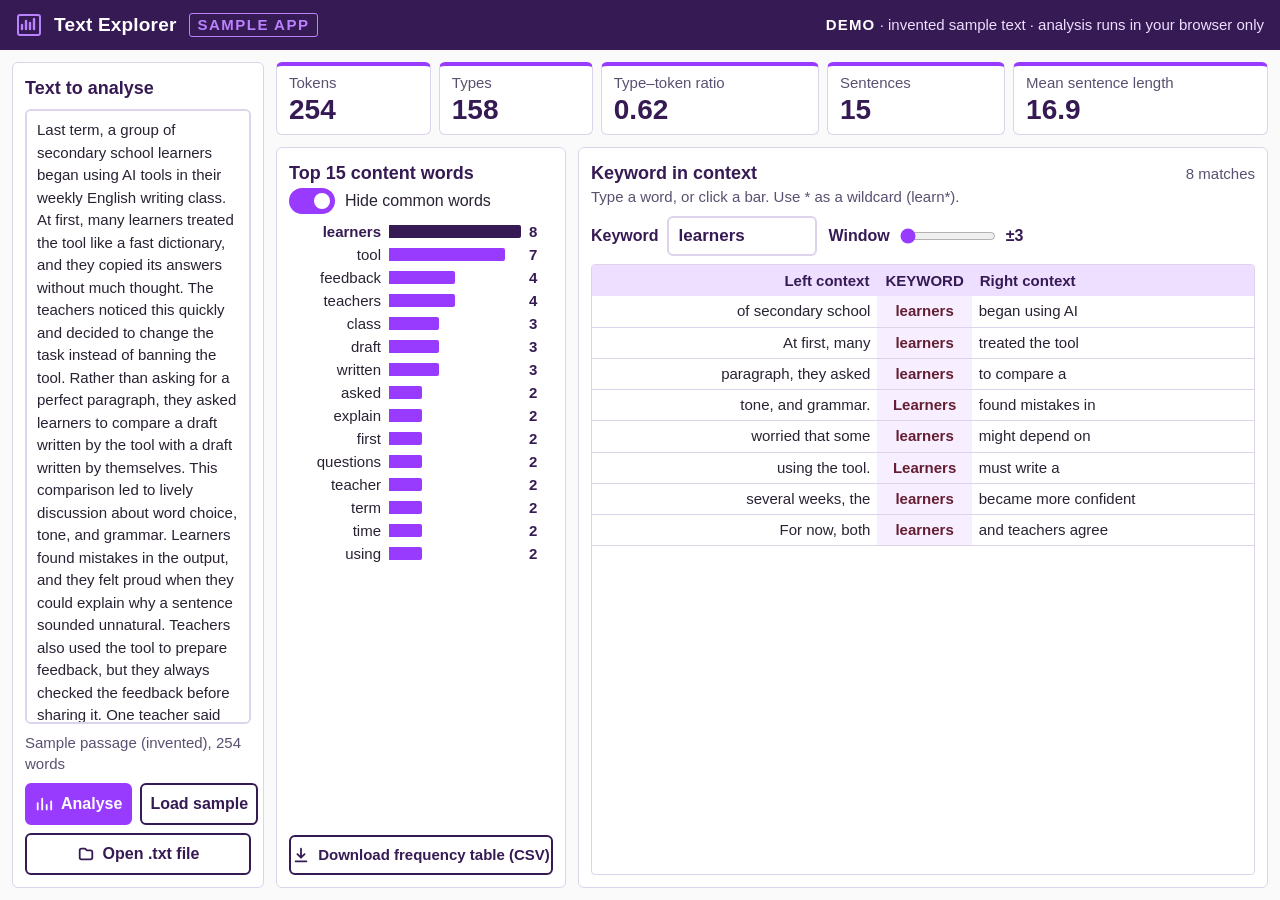
<file: assets/apps/text-explorer.html>
<!-- Sample app produced for the workshop 'Beyond Chatbots' — demo data, no AI model inside. -->
<!doctype html>
<html lang="en">
<head>
<meta charset="utf-8">
<meta name="viewport" content="width=device-width, initial-scale=1">
<title>Text Explorer — sample research tool</title>
<style>
:root{
  --dark:#361A54; --bright:#993BFF; --mid:#BA82FF; --tint:#EEDEFF; --paper:#FAFAFA; --ink:#2A2233; --maroon:#651D32; --ok:#2E7D5B;
  --line:#DDD3EA; --muted:#5B5070;
  --font:"Segoe UI","Helvetica Neue",Arial,"Noto Sans KR","Malgun Gothic",sans-serif;
}
*{box-sizing:border-box}
html,body{height:100%;margin:0}
body{font:16px/1.45 var(--font);background:var(--paper);color:var(--ink);display:flex;flex-direction:column;overflow:hidden}
h1,h2,p,ul{margin:0}
button,input,textarea{font:inherit;color:inherit}
[hidden]{display:none!important}
:focus-visible{outline:3px solid var(--bright);outline-offset:2px}
.top :focus-visible{outline-color:var(--mid)}
.sr{position:absolute;width:1px;height:1px;overflow:hidden;clip:rect(0 0 0 0);white-space:nowrap}

.top{flex:none;height:50px;background:var(--dark);color:#fff;display:flex;align-items:center;justify-content:space-between;gap:16px;padding:0 16px}
.brand{display:flex;align-items:center;gap:12px;white-space:nowrap}
.brand h1{font-size:19px;font-weight:600;letter-spacing:.01em}
.tag{font-size:15px;font-weight:700;letter-spacing:.1em;color:var(--mid);border:1px solid var(--mid);border-radius:3px;padding:0 8px;line-height:22px}
.demo{font-size:15px;color:var(--tint);white-space:nowrap;overflow:hidden;text-overflow:ellipsis}
.demo strong{letter-spacing:.08em;color:#fff}

.app{flex:1;min-height:0;display:grid;grid-template-columns:252px minmax(0,1fr);gap:12px;padding:12px}
.panel{background:#fff;border:1px solid var(--line);border-radius:6px;padding:12px;display:flex;flex-direction:column;min-height:0;min-width:0}
.panel h2{font-size:18px;font-weight:600;color:var(--dark);line-height:26px}
.sub{font-size:15px;color:var(--muted)}

/* buttons */
.btn{display:inline-flex;align-items:center;justify-content:center;gap:8px;height:42px;padding:0 16px;font-size:16px;font-weight:600;border-radius:6px;border:2px solid var(--bright);background:var(--bright);color:#fff;cursor:pointer;white-space:nowrap}
.btn:hover{background:var(--dark);border-color:var(--dark)}
.btn.sec{background:#fff;color:var(--dark);border-color:var(--dark)}
.btn.sec:hover{background:var(--tint)}
.btn svg{width:18px;height:18px;flex:none}
.filebtn:focus-within{outline:3px solid var(--bright);outline-offset:2px}
.filebtn input{position:absolute;width:1px;height:1px;opacity:0;overflow:hidden}

/* left column */
.left{gap:8px}
.left .head{display:flex;align-items:baseline;justify-content:space-between}
.left label.h{font-size:18px;font-weight:600;color:var(--dark)}
.left textarea{flex:1;min-height:120px;width:100%;resize:none;border:2px solid var(--line);border-radius:6px;padding:8px 10px;font-size:15px;line-height:1.5;background:#fff}
.left textarea:focus{border-color:var(--bright)}
.status{font-size:15px;color:var(--muted);min-height:22px}
.status.stale{color:var(--maroon);font-weight:600}
.btnrow{display:flex;gap:8px}
.btnrow .btn{flex:1;padding:0 8px}
.left .btn.wide{width:100%}

/* right column */
.right{display:flex;flex-direction:column;gap:12px;min-height:0;min-width:0}
.cards{display:flex;gap:8px;flex:none}
.stat{flex:1 1 auto;background:#fff;border:1px solid var(--line);border-top:4px solid var(--bright);border-radius:6px;padding:6px 12px 8px;white-space:nowrap}
.stat .l{font-size:15px;color:var(--muted)}
.stat .v{font-size:28px;font-weight:700;color:var(--dark);line-height:1.15;font-variant-numeric:tabular-nums}
.analysis{flex:1;min-height:0;display:grid;grid-template-columns:290px minmax(0,1fr);gap:12px}

/* switch (light) */
.swrow{display:flex;align-items:center;gap:10px;font-size:16px;margin:2px 0 6px}
.swrow span{cursor:pointer}
.switch{width:46px;height:26px;border-radius:13px;border:2px solid var(--dark);background:#fff;position:relative;cursor:pointer;padding:0;flex:none}
.switch .knob{position:absolute;top:3px;left:3px;width:16px;height:16px;border-radius:50%;background:var(--dark);transition:transform .15s}
.switch[aria-checked=true]{background:var(--bright);border-color:var(--bright)}
.switch[aria-checked=true] .knob{transform:translateX(20px);background:#fff}

/* bar chart */
.bars{display:flex;flex-direction:column;flex:1;min-height:0}
.brow{display:grid;grid-template-columns:92px minmax(0,1fr) 24px;align-items:center;gap:8px;height:23px;width:100%;padding:0;border:0;background:none;cursor:pointer;text-align:left;border-radius:3px}
.brow .w{text-align:right;font-size:15px;white-space:nowrap;overflow:hidden;text-overflow:ellipsis}
.brow .t{height:13px;display:block}
.brow .f{display:block;height:100%;background:var(--bright);border-radius:0 2px 2px 0;min-width:2px}
.brow .c{font-size:15px;font-weight:600;color:var(--dark);font-variant-numeric:tabular-nums}
.brow:hover .f,.brow[aria-pressed=true] .f{background:var(--dark)}
.brow[aria-pressed=true] .w{font-weight:700;color:var(--dark)}
.brow:hover .w{color:var(--dark)}
.emptymsg{color:var(--muted);padding:12px 4px;font-size:16px}
.chartfoot{margin-top:8px;flex:none}
.chartfoot .btn{width:100%;height:40px;font-size:15px}

/* kwic */
.kwhead{display:flex;align-items:baseline;justify-content:space-between}
.kwhead .n{font-size:15px;color:var(--muted)}
.ctrls{display:flex;align-items:center;gap:12px;margin:6px 0 8px;flex-wrap:wrap}
.ctrls .f{display:flex;align-items:center;gap:8px;font-size:16px;font-weight:600;color:var(--dark)}
.ctrls input[type=text]{height:40px;width:150px;border:2px solid var(--line);border-radius:6px;padding:0 10px;font-size:17px;font-weight:600;background:#fff}
.ctrls input[type=text]:focus{border-color:var(--bright)}
.ctrls input[type=range]{width:96px;accent-color:var(--bright);height:24px}
.ctrls output{font-size:16px;font-weight:700;color:var(--dark);min-width:34px;font-variant-numeric:tabular-nums}
.kwwrap{flex:1;min-height:0;overflow:auto;border:1px solid var(--line);border-radius:4px}
table{border-collapse:collapse;width:100%;table-layout:auto;font-size:15px}
th{position:sticky;top:0;background:var(--tint);color:var(--dark);font-weight:700;padding:5px 8px;white-space:nowrap;z-index:1}
th.l,td.l{text-align:right}
th.r,td.r{text-align:left}
th.k,td.k{text-align:center;width:1%}
td{padding:5px 7px;border-bottom:1px solid var(--line);vertical-align:middle;line-height:1.35}
td.l,td.r{width:50%;overflow-wrap:anywhere}
td.k{white-space:nowrap;font-weight:700;color:var(--maroon);background:#F7EFFF}
.hint2{font-size:15px;color:var(--muted);margin-bottom:2px}

@media (max-width:1040px){
  .app{grid-template-columns:250px minmax(0,1fr)}
  .right{overflow:auto;padding-right:2px}
  .analysis{grid-template-columns:1fr;flex:none;min-height:auto}
  .cards{flex-wrap:wrap}
  .stat{flex:1 1 130px}
  .chart.panel,.kwic.panel{min-height:auto}
  .bars{flex:none}
  .kwwrap{max-height:340px;flex:none}
  .demo .x{display:none}
}
@media (max-width:700px){
  .app{display:block;overflow:auto}
  .left{height:330px;margin-bottom:12px}
  .right{overflow:visible}
}
@media (prefers-reduced-motion:reduce){ .switch .knob{transition:none} }
</style>
</head>
<body>

<header class="top">
  <div class="brand">
    <svg width="26" height="26" viewBox="0 0 26 26" aria-hidden="true"><rect x="2" y="3" width="22" height="20" rx="2" fill="none" stroke="#BA82FF" stroke-width="2"/><path d="M6 17v-4M10 17V9M14 17v-6M18 17V7" stroke="#BA82FF" stroke-width="2.4" stroke-linecap="round"/></svg>
    <h1>Text Explorer</h1><span class="tag">SAMPLE APP</span>
  </div>
  <div class="demo"><strong>DEMO</strong> · invented sample text<span class="x"> · analysis runs in your browser only</span></div>
</header>

<main class="app">
  <!-- LEFT: input -->
  <section class="panel left" aria-label="Text input">
    <div class="head"><label class="h" for="txt">Text to analyse</label></div>
    <textarea id="txt" spellcheck="false"></textarea>
    <div class="status" id="status" aria-live="polite"></div>
    <div class="btnrow">
      <button type="button" class="btn" id="go"><svg viewBox="0 0 20 20" fill="none" stroke="currentColor" stroke-width="2" stroke-linecap="round" stroke-linejoin="round" aria-hidden="true"><path d="M3 16V9M8 16V4M13 16v-5M18 16V7"/></svg>Analyse</button>
      <button type="button" class="btn sec" id="sample">Load sample</button>
    </div>
    <label class="btn sec filebtn wide" for="file"><svg viewBox="0 0 20 20" fill="none" stroke="currentColor" stroke-width="2" stroke-linecap="round" stroke-linejoin="round" aria-hidden="true"><path d="M3 6a2 2 0 0 1 2-2h4l2 2h4a2 2 0 0 1 2 2v6a2 2 0 0 1-2 2H5a2 2 0 0 1-2-2z"/></svg>Open .txt file<input type="file" id="file" accept=".txt,text/plain"></label>
  </section>

  <!-- RIGHT: results -->
  <section class="right" aria-label="Analysis">
    <div class="cards" id="cards" aria-label="Summary statistics"></div>
    <div class="analysis">
      <div class="panel chart">
        <h2 id="charttitle">Top 15 content words</h2>
        <div class="swrow"><button type="button" class="switch" id="hide" role="switch" aria-checked="true" aria-labelledby="hidel"><span class="knob"></span></button><span id="hidel">Hide common words</span></div>
        <div class="bars" id="bars"></div>
        <div class="chartfoot"><button type="button" class="btn sec" id="csv"><svg viewBox="0 0 20 20" fill="none" stroke="currentColor" stroke-width="2" stroke-linecap="round" stroke-linejoin="round" aria-hidden="true"><path d="M10 3v10M6 9l4 4 4-4M4 17h12"/></svg>Download frequency table (CSV)</button></div>
      </div>
      <div class="panel kwic">
        <div class="kwhead"><h2>Keyword in context</h2><span class="n" id="kwn" aria-live="polite"></span></div>
        <p class="hint2">Type a word, or click a bar. Use * as a wildcard (learn*).</p>
        <div class="ctrls">
          <div class="f"><label for="kw">Keyword</label><input type="text" id="kw" value="learners" autocomplete="off" spellcheck="false"></div>
          <div class="f"><label for="win">Window</label><input type="range" id="win" min="3" max="10" step="1" value="3"><output id="winv" for="win">±3</output></div>
        </div>
        <div class="kwwrap" id="kwwrap" tabindex="0" aria-label="Concordance lines">
          <table>
            <thead><tr><th class="l">Left context</th><th class="k">KEYWORD</th><th class="r">Right context</th></tr></thead>
            <tbody id="kwbody"></tbody>
          </table>
        </div>
      </div>
    </div>
  </section>
</main>

<script>
(function(){
'use strict';
const $=s=>document.querySelector(s);
const SAMPLE="Last term, a group of secondary school learners began using AI tools in their weekly English writing class. At first, many learners treated the tool like a fast dictionary, and they copied its answers without much thought. The teachers noticed this quickly and decided to change the task instead of banning the tool. Rather than asking for a perfect paragraph, they asked learners to compare a draft written by the tool with a draft written by themselves. This comparison led to lively discussion about word choice, tone, and grammar. Learners found mistakes in the output, and they felt proud when they could explain why a sentence sounded unnatural. Teachers also used the tool to prepare feedback, but they always checked the feedback before sharing it. One teacher said that feedback written by a machine can be useful, yet it rarely knows the learner's goals. Another teacher worried that some learners might depend on the tool too much. To reduce this risk, the class agreed on simple rules for using the tool. Learners must write a first draft alone, record every prompt, and explain what they changed. Over several weeks, the learners became more confident readers of their own writing. They asked better questions, and the teachers spent less time correcting small errors and more time giving feedback on ideas. The class still has open questions about fairness, privacy, and long-term learning. For now, both learners and teachers agree that the tool works best as a conversation partner, not as a replacement for thinking.";
const STOP=new Set(("a about above after again against all also am an and another any are aren't as at be because been before being below between both but by can can't cannot could couldn't did didn't do does doesn't doing don't down during each even every few for from further had hadn't has hasn't have haven't having he her here hers herself him himself his how i if in instead into is isn't it it's its itself just less let's many may me might more most much must my myself never no nor not now of off often on once one only or other ought our ours ourselves out over own rather same several shall she should shouldn't so some still such than that that's the their theirs them themselves then there there's these they this those through to too two under until up very was wasn't we were weren't what when where which while who whom why will with won't would wouldn't yet you your yours yourself yourselves always s t").split(/\s+/));
const TOKEN=/[\p{L}\p{N}]+(?:['’][\p{L}]+)*/gu;
const ABBR=/\b(Mr|Mrs|Ms|Dr|Prof|St|vs|Fig|etc|e\.g|i\.e)\./g;
const SPLIT=/(?<=[.!?…。！？]["”’')\]]*)\s+|\n\s*\n/;

let text='', toks=[], freq=[], sentCount=0;

function tokenize(t){
  const out=[]; let m; TOKEN.lastIndex=0;
  while((m=TOKEN.exec(t))) out.push({w:m[0].toLowerCase().replace(/’/g,"'"),s:m.index,e:m.index+m[0].length});
  return out;
}
function countSentences(t){
  return t.replace(ABBR,'$1\u0001').split(SPLIT).filter(x=>/[\p{L}\p{N}]/u.test(x)).length;
}
const fmtInt=n=>n.toLocaleString('en-US');
const esc=s=>String(s).replace(/[&<>"']/g,c=>({'&':'&amp;','<':'&lt;','>':'&gt;','"':'&quot;',"'":'&#39;'}[c]));

/* ---------- analysis ---------- */
function analyse(){
  text=$('#txt').value; toks=tokenize(text); sentCount=toks.length?Math.max(1,countSentences(text)):0;
  const m=new Map(); toks.forEach(t=>m.set(t.w,(m.get(t.w)||0)+1));
  freq=Array.from(m,([w,c])=>({w,c,stop:STOP.has(w)})).sort((a,b)=>b.c-a.c||a.w.localeCompare(b.w));
  const N=toks.length, V=freq.length;
  const cards=[['Tokens',fmtInt(N)],['Types',fmtInt(V)],['Type–token ratio',N?(V/N).toFixed(2):'–'],['Sentences',fmtInt(sentCount)],['Mean sentence length',sentCount?(N/sentCount).toFixed(1):'–']];
  $('#cards').innerHTML=cards.map(c=>'<div class="stat"><div class="l">'+c[0]+'</div><div class="v">'+c[1]+'</div></div>').join('');
  setStatus(false); renderChart(); runKwic();
}
function setStatus(stale,msg){
  const s=$('#status'); s.className='status'+(stale?' stale':'');
  s.textContent=stale?'Edited. Press Analyse to update.':(msg||(tokensIn($('#txt').value)+' words'));
}
function tokensIn(t){ return fmtInt(tokenize(t).length); }

function renderChart(){
  const hide=$('#hide').getAttribute('aria-checked')==='true';
  $('#charttitle').textContent=hide?'Top 15 content words':'Top 15 words';
  const rows=freq.filter(f=>!hide||!f.stop).slice(0,15), max=rows.length?rows[0].c:1;
  const sel=$('#kw').value.trim().toLowerCase();
  $('#bars').innerHTML=rows.length?rows.map(r=>
    '<button type="button" class="brow" data-w="'+esc(r.w)+'" aria-pressed="'+(r.w===sel)+'" title="'+esc(r.w)+': '+r.c+' (click to search)"><span class="w">'+esc(r.w)+'</span><span class="t"><span class="f" style="width:'+Math.max(3,Math.round(100*r.c/max))+'%"></span></span><span class="c">'+r.c+'</span></button>').join(''):'<p class="emptymsg">No words to show yet.</p>';
}

/* ---------- KWIC ---------- */
function matcher(q){
  const parts=q.toLowerCase().replace(/’/g,"'").split(/\s+/).filter(Boolean);
  return parts.map(p=>new RegExp('^'+p.replace(/[.+?^${}()|[\]\\]/g,'\\$&').replace(/\*/g,"[\\p{L}\\p{N}'’]*")+'$','u'));
}
function runKwic(){
  const q=$('#kw').value.trim(), win=+$('#win').value, body=$('#kwbody');
  $('#winv').textContent='±'+win;
  syncBars();
  if(!q){ body.innerHTML='<tr><td colspan="3" class="emptymsg">Type a keyword to see it in context.</td></tr>'; $('#kwn').textContent=''; return; }
  const re=matcher(q), k=re.length, hits=[];
  for(let i=0;i+k<=toks.length;i++){
    let ok=true; for(let j=0;j<k;j++){ if(!re[j].test(toks[i+j].w)){ ok=false; break; } }
    if(ok) hits.push(i);
  }
  $('#kwn').textContent=hits.length+(hits.length===1?' match':' matches');
  if(!hits.length){ body.innerHTML='<tr><td colspan="3" class="emptymsg">No matches for “'+esc(q)+'”. Try another word or a wildcard such as learn*.</td></tr>'; return; }
  body.innerHTML=hits.slice(0,300).map(i=>{
    const a=toks[Math.max(0,i-win)].s, last=toks[i+k-1], b=toks[Math.min(toks.length-1,i+k-1+win)].e;
    return '<tr><td class="l">'+(i>0?esc(text.slice(a,toks[i].s).trim()):'')+'</td><td class="k">'+esc(text.slice(toks[i].s,last.e))+'</td><td class="r">'+esc(text.slice(last.e,b).trim())+'</td></tr>';
  }).join('');
  $('#kwwrap').scrollTop=0;
}
function syncBars(){
  const sel=$('#kw').value.trim().toLowerCase();
  document.querySelectorAll('.brow').forEach(b=>b.setAttribute('aria-pressed',b.dataset.w===sel?'true':'false'));
}

/* ---------- CSV ---------- */
function downloadCSV(){
  const N=toks.length||1;
  const lines=['rank,word,count,per_1000_tokens,common_word'].concat(freq.map((f,i)=>[i+1,/[",\n]/.test(f.w)?'"'+f.w.replace(/"/g,'""')+'"':f.w,f.c,(1000*f.c/N).toFixed(1),f.stop].join(',')));
  const blob=new Blob(['﻿'+lines.join('\r\n')+'\r\n'],{type:'text/csv;charset=utf-8'});
  const a=document.createElement('a'); a.href=URL.createObjectURL(blob); a.download='frequency-table.csv';
  document.body.appendChild(a); a.click(); a.remove(); setTimeout(()=>URL.revokeObjectURL(a.href),2000);
}

/* ---------- wiring ---------- */
$('#go').addEventListener('click',analyse);
$('#sample').addEventListener('click',()=>{ $('#txt').value=SAMPLE; $('#txt').scrollTop=0; $('#kw').value='learners'; analyse(); setStatus(false,'Sample passage (invented), '+tokensIn(SAMPLE)+' words'); });
$('#txt').addEventListener('input',()=>setStatus(true));
$('#txt').addEventListener('keydown',e=>{ if((e.ctrlKey||e.metaKey)&&e.key==='Enter'){ e.preventDefault(); analyse(); } });
$('#hide').addEventListener('click',()=>{ const b=$('#hide'); b.setAttribute('aria-checked',b.getAttribute('aria-checked')==='true'?'false':'true'); renderChart(); });
$('#hidel').addEventListener('click',()=>$('#hide').click());
$('#bars').addEventListener('click',e=>{ const b=e.target.closest('.brow'); if(!b) return; $('#kw').value=b.dataset.w; runKwic(); });
$('#kw').addEventListener('input',runKwic);
$('#win').addEventListener('input',runKwic);
$('#csv').addEventListener('click',downloadCSV);
$('#file').addEventListener('change',e=>{
  const f=e.target.files&&e.target.files[0]; if(!f) return;
  if(f.size>3e6){ setStatus(false,'File too large for this demo (max 3 MB).'); e.target.value=''; return; }
  const r=new FileReader();
  r.onload=()=>{ $('#txt').value=String(r.result); $('#txt').scrollTop=0; analyse(); setStatus(false,f.name+', '+tokensIn(String(r.result))+' words'); };
  r.onerror=()=>setStatus(false,'Could not read that file.');
  r.readAsText(f); e.target.value='';
});

$('#txt').value=SAMPLE; analyse(); setStatus(false,'Sample passage (invented), '+tokensIn(SAMPLE)+' words');
})();
</script>

<script>
/* Deck integration: when shown inside the slide deck's iframe, hand Esc / PageUp / PageDown back to the deck. */
(function(){ if (window.parent === window) return;
  addEventListener('keydown', function(e){
    if (e.key==='Escape' || e.key==='PageDown' || e.key==='PageUp') parent.postMessage({deck:'key', key:e.key}, '*');
  });
})();
</script>
</body>
</html>
</file>
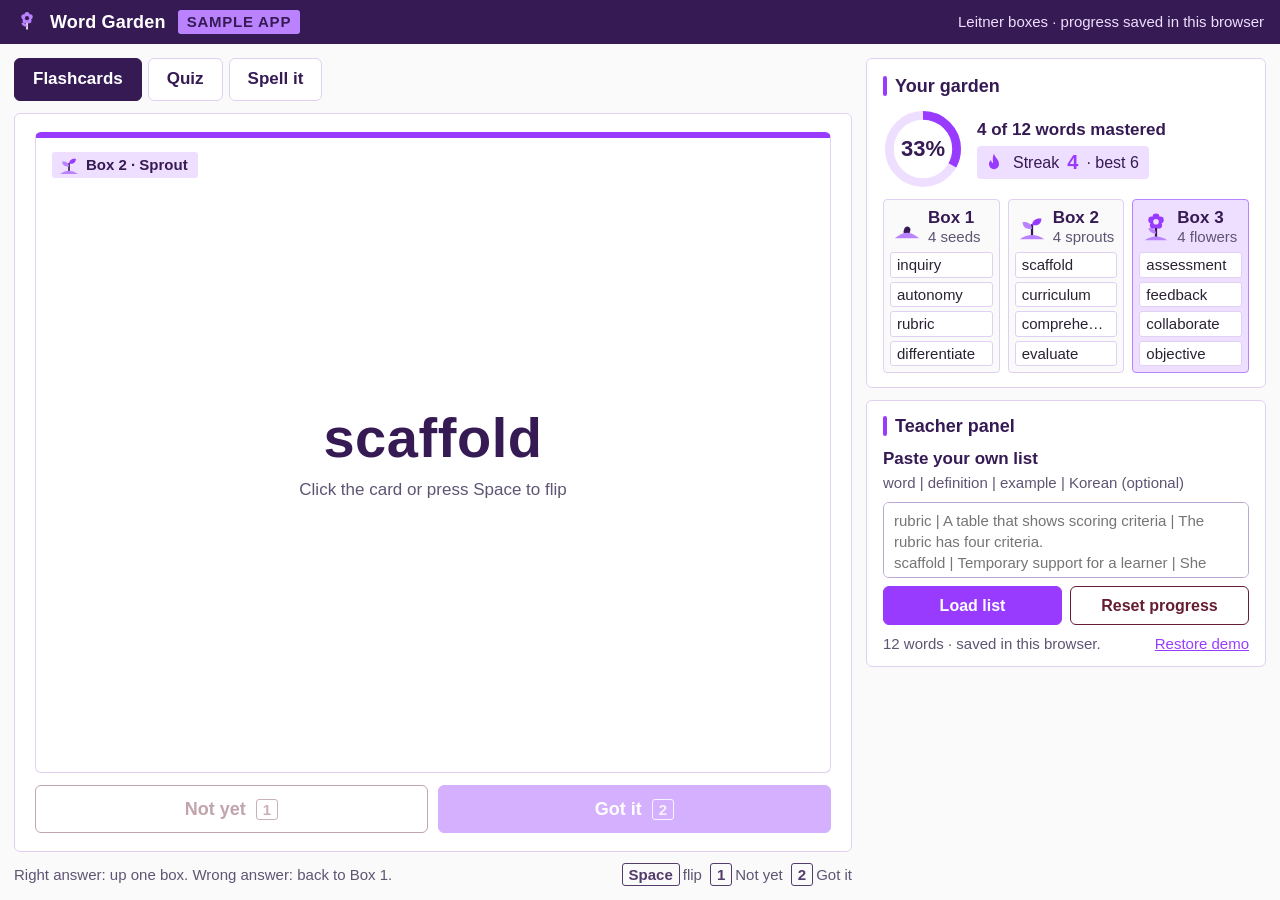
<file: assets/apps/vocab-trainer.html>
<!-- Sample app produced for the workshop 'Beyond Chatbots' — scripted demo, no AI model inside. -->
<!doctype html>
<html lang="en">
<head>
<meta charset="utf-8">
<meta name="viewport" content="width=device-width, initial-scale=1">
<title>Word Garden</title>
<style>
:root{
  --dark:#361A54; --bright:#993BFF; --mid:#BA82FF; --tint:#EEDEFF; --paper:#FAFAFA; --ink:#2A2233; --maroon:#651D32; --ok:#2E7D5B;
  --line:#E0D1F2; --muted:#5F5472;
  --font:"Segoe UI","Helvetica Neue",Arial,"Noto Sans KR","Malgun Gothic",sans-serif;
}
*{box-sizing:border-box}
[hidden]{display:none!important}
html,body{height:100%;margin:0}
body{font:16px/1.45 var(--font);color:var(--ink);background:var(--paper);display:flex;flex-direction:column;overflow:hidden}
:focus-visible{outline:3px solid var(--bright);outline-offset:2px}
button{font:inherit;cursor:pointer}
.sr{position:absolute;width:1px;height:1px;overflow:hidden;clip:rect(0 0 0 0);white-space:nowrap}
.ic{width:1em;height:1em;flex:none}
kbd{font:600 15px/1 var(--font);border:1px solid currentColor;border-radius:3px;padding:2px 6px;opacity:.85}

/* top bar */
.top{flex:none;height:44px;background:var(--dark);color:#fff;display:flex;align-items:center;gap:12px;padding:0 16px}
.top h1{margin:0;font-size:18px;font-weight:600;letter-spacing:.01em;white-space:nowrap}
.tag{background:var(--mid);color:var(--dark);font-size:15px;font-weight:700;letter-spacing:.05em;text-transform:uppercase;padding:1px 9px;border-radius:3px;white-space:nowrap}
.top .note{margin-left:auto;font-size:15px;color:var(--tint);white-space:nowrap}

/* layout */
main{flex:1;min-height:0;display:grid;grid-template-columns:minmax(0,1fr) 400px;gap:14px;padding:14px}
.card{background:#fff;border:1px solid var(--line);border-radius:6px}
.study{display:flex;flex-direction:column;gap:12px;min-height:0;min-width:0}
.side{display:flex;flex-direction:column;gap:12px;min-height:0;overflow-y:auto}
h2{margin:0;font-size:18px;font-weight:600;color:var(--dark);display:flex;align-items:center;gap:8px}
h2::before{content:"";width:4px;height:20px;background:var(--bright);border-radius:2px}

/* tabs */
.tabs{flex:none;display:flex;gap:6px}
.tab{font-size:17px;font-weight:600;padding:8px 18px;border-radius:6px;border:1px solid var(--line);background:#fff;color:var(--dark)}
.tab:hover{background:var(--tint)}
.tab[aria-selected="true"]{background:var(--dark);border-color:var(--dark);color:#fff}
.stage{flex:1 1 0px;min-height:0;display:flex;flex-direction:column;padding:18px 20px}
.stage:focus{outline:none}
.panel{flex:1 1 0px;min-height:0;display:flex;flex-direction:column;gap:12px;overflow-y:auto}
.qwrap{margin:auto 0;display:flex;flex-direction:column;gap:12px}
.keys{flex:none;margin:0;display:flex;flex-wrap:wrap;justify-content:space-between;gap:2px 16px;font-size:15px;color:var(--muted)}
.keys kbd{color:var(--dark);margin:0 3px 0 8px}

/* flashcard */
.deck{flex:1 1 0px;min-height:0;display:flex;perspective:1400px}
.fcard{flex:1;position:relative;border:0;padding:0;background:none;text-align:center;transform-style:preserve-3d;transition:transform .45s ease;color:inherit}
.fcard.flipped{transform:rotateY(180deg)}
.face{position:absolute;inset:0;backface-visibility:hidden;-webkit-backface-visibility:hidden;border-radius:6px;padding:20px 26px;display:flex;flex-direction:column;align-items:center;justify-content:center;gap:10px;overflow:auto}
.front{background:#fff;border:1px solid var(--line);border-top:6px solid var(--bright)}
.back{background:var(--dark);color:#fff;transform:rotateY(180deg);border:1px solid var(--dark)}
.badge{position:absolute;top:14px;left:16px;display:flex;align-items:center;gap:6px;font-size:15px;font-weight:600;color:var(--dark);background:var(--tint);padding:2px 10px 2px 6px;border-radius:3px}
.badge .ic{width:22px;height:22px}
.back .badge{background:transparent;color:var(--mid)}
.word{font-size:56px;font-weight:700;color:var(--dark);line-height:1.1;letter-spacing:.01em;overflow-wrap:anywhere}
.back .word{font-size:26px;color:var(--mid)}
.tip{font-size:17px;color:var(--muted)}
.def{font-size:23px;line-height:1.35;font-weight:600}
.ex{font-size:18px;line-height:1.4;color:var(--tint);font-style:italic}
.ex strong{color:#fff;font-style:normal;text-decoration:underline;text-decoration-color:var(--mid);text-underline-offset:3px}
.ko{font-size:22px;color:var(--mid);font-weight:600}
.grade{flex:none;display:flex;gap:10px}
.gbtn{flex:1;display:flex;align-items:center;justify-content:center;gap:10px;font-size:18px;font-weight:600;padding:10px 14px;border-radius:6px;border:1px solid var(--dark);background:#fff;color:var(--dark)}
.gbtn:hover:not(:disabled){background:var(--tint)}
.gbtn.yes{background:var(--bright);border-color:var(--bright);color:#fff}
.gbtn.yes:hover:not(:disabled){background:var(--dark);border-color:var(--dark)}
.gbtn.no{border-color:var(--maroon);color:var(--maroon)}
.gbtn.no:hover:not(:disabled){background:#f6e9ed}
.gbtn:disabled{opacity:.4;cursor:default}

/* quiz + spell */
.qlabel{margin:0;font-size:17px;font-weight:600;color:var(--muted)}
.qdef{margin:0;font-size:24px;line-height:1.35;font-weight:600;color:var(--dark)}
.opts{display:grid;grid-template-columns:1fr 1fr;gap:10px}
.opt{display:flex;align-items:center;gap:12px;text-align:left;font-size:21px;font-weight:600;padding:12px 14px;border-radius:6px;border:1px solid var(--bright);background:#fff;color:var(--dark)}
.opt:hover:not(:disabled){background:var(--tint)}
.opt kbd{flex:none;min-width:26px;text-align:center}
.opt:disabled{cursor:default}
.opt.ok{background:var(--ok);border-color:var(--ok);color:#fff;opacity:1}
.opt.bad{background:var(--maroon);border-color:var(--maroon);color:#fff;opacity:1}
.opt.dim{opacity:.45}
.fbrow{display:flex;gap:14px;align-items:flex-start}
.fbrow .btn{flex:none;margin-top:2px}
.fb{flex:1;min-width:0;min-height:88px;font-size:17px;line-height:1.4}
.fb .res{display:flex;align-items:center;gap:8px;font-weight:700;font-size:19px;margin-bottom:2px}
.fb .res.ok{color:var(--ok)}
.fb .res.bad{color:var(--maroon)}
.fb .res .ic{width:22px;height:22px}
.fb .exs{color:var(--ink)}
.fb .kos{color:var(--muted)}
.sex{margin:0;font-size:19px;line-height:1.4;color:var(--ink);font-style:italic}
.sex .blank{font-style:normal;font-weight:700;color:var(--bright);letter-spacing:.08em}
.sko{margin:0;font-size:18px;color:var(--muted)}
.pat{margin:0;font-size:22px;font-weight:700;letter-spacing:.14em;color:var(--dark)}
.pat small{font-size:15px;font-weight:400;letter-spacing:0;color:var(--muted);margin-left:10px}
.sform{display:flex;gap:10px}
.sform input{flex:1;min-width:0;font:inherit;font-size:22px;padding:8px 12px;border:1px solid #bba8d3;border-radius:6px;background:#fff;color:var(--ink)}
.sform input.ok{border-color:var(--ok);background:#E9F4EE}
.sform input.bad{border-color:var(--maroon);background:#F6E9ED}
.btn{font-size:17px;font-weight:600;padding:9px 18px;border-radius:6px;border:1px solid var(--dark);background:#fff;color:var(--dark);display:inline-flex;align-items:center;justify-content:center;gap:8px}
.btn:hover:not(:disabled){background:var(--tint)}
.btn.primary{background:var(--bright);border-color:var(--bright);color:#fff}
.btn.primary:hover:not(:disabled){background:var(--dark);border-color:var(--dark)}
.btn.danger{border-color:var(--maroon);color:var(--maroon)}
.btn.danger:hover:not(:disabled){background:#f6e9ed}
.btn:disabled{opacity:.4;cursor:default}

/* garden */
.garden{padding:14px 16px;display:flex;flex-direction:column;gap:10px}
.gtop{display:flex;align-items:center;gap:14px}
.ring{position:relative;flex:none;width:80px;height:80px}
.ring svg{width:80px;height:80px;transform:rotate(-90deg)}
.ring .trk{fill:none;stroke:var(--tint);stroke-width:11}
.ring .arc{fill:none;stroke:var(--bright);stroke-width:11;stroke-linecap:butt;transition:stroke-dashoffset .5s}
.ring b{position:absolute;inset:0;display:grid;place-items:center;font-size:22px;color:var(--dark)}
.gstats{display:flex;flex-direction:column;gap:6px;min-width:0}
.gstats .big{font-size:17px;font-weight:600;color:var(--dark);line-height:1.25}
.streak{display:inline-flex;align-items:center;gap:8px;align-self:flex-start;background:var(--tint);color:var(--dark);padding:2px 10px 2px 6px;border-radius:4px;font-size:16px}
.streak .ic{width:22px;height:22px}
.streak b{font-size:20px;color:var(--bright)}
.beds{display:grid;grid-template-columns:repeat(3,minmax(0,1fr));gap:8px}
.bed{background:var(--paper);border:1px solid var(--line);border-radius:4px;padding:8px 6px 6px;display:flex;flex-direction:column;gap:6px;min-width:0}
.bed.b3{background:var(--tint);border-color:var(--mid)}
.bhead{display:flex;align-items:center;gap:6px;padding:0 2px}
.bhead .ic{width:30px;height:30px}
.bhead div{line-height:1.15;min-width:0}
.bhead strong{display:block;font-size:17px;color:var(--dark)}
.bhead span{font-size:15px;color:var(--muted)}
.blist{list-style:none;margin:0;padding:0;display:flex;flex-direction:column;gap:4px;max-height:118px;overflow-y:auto}
.blist li{flex:none;font-size:15px;line-height:1.3;padding:2px 6px;background:#fff;border:1px solid var(--line);border-radius:3px;white-space:nowrap;overflow:hidden;text-overflow:ellipsis}
.blist li.moved{border-color:var(--bright);background:var(--tint);font-weight:700;animation:pop .7s ease-out}
@keyframes pop{0%{transform:scale(1.18)}100%{transform:scale(1)}}

/* teacher */
.teacher{padding:12px 16px 12px;display:flex;flex-direction:column;gap:8px}
.teacher label.lab{font-size:17px;font-weight:600;color:var(--dark)}
.fmt{display:block;font-size:15px;font-weight:400;color:var(--muted)}
textarea{width:100%;font:inherit;font-size:15px;line-height:1.4;padding:7px 10px;border:1px solid #bba8d3;border-radius:6px;resize:none;height:76px;color:var(--ink);background:#fff}
.tbtns{display:flex;gap:8px}
.tbtns .btn{flex:1;padding:7px 10px;font-size:16px}
.status{margin:0;font-size:15px;line-height:1.35;color:var(--muted);min-height:20px}
.status.err{color:var(--maroon);font-weight:600}
.status.good{color:var(--dark);font-weight:600}
.srow{display:flex;justify-content:space-between;align-items:baseline;gap:10px}
.link{background:none;border:0;padding:0;font-size:15px;color:var(--bright);text-decoration:underline;white-space:nowrap}

@media (max-width:900px){main{grid-template-columns:minmax(0,1fr) 320px;gap:10px;padding:10px}.top .note{display:none}.word{font-size:44px}.opt{font-size:19px}.bhead .ic{width:22px;height:22px}.bhead span{display:none}.bed{padding:8px 5px 6px}}
@media (max-height:560px){
  .stage{padding:12px 14px}.word{font-size:40px}.back .word{font-size:22px}.def{font-size:19px}.ex{font-size:16px}.ko{font-size:18px}
  .face{padding:14px 18px;gap:6px}.qdef{font-size:20px}.opt{font-size:18px;padding:8px 12px}.fb{min-height:0}.qlabel{display:none}.qwrap{gap:8px}.fb .res{margin-bottom:0}.fb{font-size:16px}
  .fb .res{font-size:17px}.garden{padding:10px 12px}.blist{max-height:84px}
}
@media (prefers-reduced-motion:reduce){*{transition:none!important;animation:none!important}}
</style>
</head>
<body>
<svg width="0" height="0" style="position:absolute" aria-hidden="true" focusable="false">
  <symbol id="i-seed" viewBox="0 0 32 32"><ellipse cx="16" cy="20" rx="3.4" ry="4.6" fill="#361A54" transform="rotate(18 16 20)"/><path d="M3 28Q16 16 29 28Z" fill="#BA82FF"/></symbol>
  <symbol id="i-sprout" viewBox="0 0 32 32"><path d="M16 26V13" stroke="#361A54" stroke-width="2.4" fill="none"/><path d="M16 18C16 12 10 10 6 11c0 5 4 8 10 7z" fill="#BA82FF"/><path d="M16 14c0-5 5-8 10-7 0 6-4 8-10 7z" fill="#993BFF"/><path d="M3 29Q16 20 29 29Z" fill="#BA82FF"/></symbol>
  <symbol id="i-flower" viewBox="0 0 32 32"><path d="M16 27V11" stroke="#361A54" stroke-width="2.4" fill="none"/><path d="M16 23c-5 0-8-3-8-6 5 0 8 2 8 6z" fill="#BA82FF"/><g fill="#993BFF"><circle cx="16" cy="5.2" r="3.7"/><circle cx="20.6" cy="8.5" r="3.7"/><circle cx="18.8" cy="14" r="3.7"/><circle cx="13.2" cy="14" r="3.7"/><circle cx="11.4" cy="8.5" r="3.7"/></g><circle cx="16" cy="10.4" r="3" fill="#EEDEFF"/><path d="M4 30Q16 22 28 30Z" fill="#BA82FF"/></symbol>
  <symbol id="i-flame" viewBox="0 0 24 24"><path d="M12 2c.8 4.2 5.5 6.2 5.5 11.2a5.5 5.5 0 0 1-11 0c0-2.2 1-3.6 2.3-4.6.1 1.9 1 3 2.2 3.3C10.6 8.6 10.2 5.4 12 2z" fill="#993BFF"/></symbol>
  <symbol id="i-check" viewBox="0 0 24 24"><path d="M4 12.5l5 5L20 6.5" fill="none" stroke="currentColor" stroke-width="3" stroke-linecap="square"/></symbol>
  <symbol id="i-x" viewBox="0 0 24 24"><path d="M5 5l14 14M19 5L5 19" fill="none" stroke="currentColor" stroke-width="3" stroke-linecap="square"/></symbol>
</svg>

<header class="top">
  <svg width="22" height="22" viewBox="0 0 32 32" aria-hidden="true"><path d="M16 27V11" stroke="#fff" stroke-width="2.4" fill="none"/><path d="M16 23c-5 0-8-3-8-6 5 0 8 2 8 6z" fill="#BA82FF"/><g fill="#BA82FF"><circle cx="16" cy="5.2" r="3.7"/><circle cx="20.6" cy="8.5" r="3.7"/><circle cx="18.8" cy="14" r="3.7"/><circle cx="13.2" cy="14" r="3.7"/><circle cx="11.4" cy="8.5" r="3.7"/></g><circle cx="16" cy="10.4" r="3" fill="#361A54"/></svg>
  <h1>Word Garden</h1><span class="tag">Sample app</span>
  <span class="note">Leitner boxes · progress saved in this browser</span>
</header>

<main>
  <section class="study" aria-label="Study area">
    <div class="tabs" role="tablist" aria-label="Study mode">
      <button class="tab" role="tab" id="t-flash" data-mode="flash" aria-selected="true" aria-controls="p-flash">Flashcards</button>
      <button class="tab" role="tab" id="t-quiz" data-mode="quiz" aria-selected="false" aria-controls="p-quiz" tabindex="-1">Quiz</button>
      <button class="tab" role="tab" id="t-spell" data-mode="spell" aria-selected="false" aria-controls="p-spell" tabindex="-1">Spell it</button>
    </div>

    <div class="card stage" id="stage" tabindex="-1">
      <!-- Flashcards -->
      <div class="panel" id="p-flash" role="tabpanel" aria-labelledby="t-flash">
        <div class="deck">
          <button class="fcard" id="card" type="button" aria-pressed="false">
            <span class="face front" id="face-f">
              <span class="badge" id="f-badge"><svg class="ic"><use href="#i-sprout"/></svg><span>Box 2 · Sprout</span></span>
              <span class="word" id="f-word"></span>
              <span class="tip">Click the card or press Space to flip</span>
            </span>
            <span class="face back" id="face-b" aria-hidden="true">
              <span class="badge" id="b-badge"><svg class="ic"><use href="#i-sprout"/></svg><span></span></span>
              <span class="word" id="b-word"></span>
              <span class="def" id="f-def"></span>
              <span class="ex" id="f-ex"></span>
              <span class="ko" id="f-ko" lang="ko"></span>
            </span>
          </button>
        </div>
        <div class="grade">
          <button class="gbtn no" id="g-no" type="button" disabled>Not yet <kbd>1</kbd></button>
          <button class="gbtn yes" id="g-yes" type="button" disabled>Got it <kbd>2</kbd></button>
        </div>
      </div>

      <!-- Quiz -->
      <div class="panel" id="p-quiz" role="tabpanel" aria-labelledby="t-quiz" hidden>
       <div class="qwrap">
        <p class="qlabel">Which word matches this definition?</p>
        <p class="qdef" id="q-def"></p>
        <div class="opts" id="q-opts" role="group" aria-label="Choose the matching word"></div>
        <div class="fbrow">
          <div class="fb" id="q-fb" role="status" aria-live="polite"></div>
          <button class="btn primary" id="q-next" type="button" disabled>Next word <kbd>Enter</kbd></button>
        </div>
       </div>
      </div>

      <!-- Spell it -->
      <div class="panel" id="p-spell" role="tabpanel" aria-labelledby="t-spell" hidden>
       <div class="qwrap">
        <p class="qlabel">Type the word that matches this definition</p>
        <p class="qdef" id="s-def"></p>
        <p class="sex" id="s-ex"></p>
        <p class="sko" id="s-ko" lang="ko"></p>
        <p class="pat" id="s-pat" aria-live="off"></p>
        <form class="sform" id="s-form" autocomplete="off">
          <label class="sr" for="s-in">Your spelling</label>
          <input id="s-in" type="text" spellcheck="false" autocapitalize="off" autocorrect="off" placeholder="Type the word, then press Enter">
          <button class="btn primary" id="s-check" type="submit">Check <kbd>Enter</kbd></button>
        </form>
        <div class="fbrow">
          <div class="fb" id="s-fb" role="status" aria-live="polite"></div>
          <button class="btn primary" id="s-next" type="button" disabled>Next word <kbd>Enter</kbd></button>
        </div>
       </div>
      </div>
    </div>

    <p class="keys"><span>Right answer: up one box. Wrong answer: back to Box 1.</span><span id="kb"></span></p>
  </section>

  <aside class="side" aria-label="Progress and teacher tools">
    <section class="card garden" aria-label="Your garden">
      <h2>Your garden</h2>
      <div class="gtop">
        <div class="ring" role="img" aria-label="Progress ring" id="ringBox">
          <svg viewBox="0 0 100 100" aria-hidden="true"><circle class="trk" cx="50" cy="50" r="42"/><circle class="arc" id="arc" cx="50" cy="50" r="42" stroke-dasharray="263.9" stroke-dashoffset="263.9"/></svg>
          <b id="pct">0%</b>
        </div>
        <div class="gstats">
          <div class="big" id="mastered"></div>
          <div class="streak"><svg class="ic" aria-hidden="true"><use href="#i-flame"/></svg><span>Streak</span><b id="streak">0</b><span id="best"></span></div>
        </div>
      </div>
      <div class="beds">
        <div class="bed"><div class="bhead"><svg class="ic" aria-hidden="true"><use href="#i-seed"/></svg><div><strong>Box 1</strong><span id="n1"></span></div></div><ul class="blist" id="l1" aria-label="Box 1 seeds"></ul></div>
        <div class="bed"><div class="bhead"><svg class="ic" aria-hidden="true"><use href="#i-sprout"/></svg><div><strong>Box 2</strong><span id="n2"></span></div></div><ul class="blist" id="l2" aria-label="Box 2 sprouts"></ul></div>
        <div class="bed b3"><div class="bhead"><svg class="ic" aria-hidden="true"><use href="#i-flower"/></svg><div><strong>Box 3</strong><span id="n3"></span></div></div><ul class="blist" id="l3" aria-label="Box 3 flowers"></ul></div>
      </div>
    </section>

    <section class="card teacher" aria-label="Teacher panel">
      <h2>Teacher panel</h2>
      <label class="lab" for="paste">Paste your own list <span class="fmt">word | definition | example | Korean (optional)</span></label>
      <textarea id="paste" spellcheck="false" placeholder="rubric | A table that shows scoring criteria | The rubric has four criteria.&#10;scaffold | Temporary support for a learner | She gave a sentence frame as a scaffold."></textarea>
      <div class="tbtns">
        <button class="btn primary" id="load" type="button">Load list</button>
        <button class="btn danger" id="reset" type="button">Reset progress</button>
      </div>
      <div class="srow"><p class="status" id="msg" role="status"></p><button class="link" id="demo" type="button">Restore demo</button></div>
    </section>
  </aside>
</main>

<script>
(function(){
'use strict';
var $=function(s){return document.querySelector(s)};
function el(tag,cls,txt){var e=document.createElement(tag);if(cls)e.className=cls;if(txt!=null)e.textContent=txt;return e}
function esc(s){return s.replace(/[.*+?^${}()|[\]\\]/g,'\\$&')}
function shuffle(a){a=a.slice();for(var i=a.length-1;i>0;i--){var j=Math.floor(Math.random()*(i+1)),t=a[i];a[i]=a[j];a[j]=t}return a}

/* ---------- data ---------- */
var DEFAULT=[
 {w:'scaffold',d:'Temporary support that helps a learner do a task they cannot yet do alone.',e:'The teacher gave a sentence frame as a scaffold for the new writing task.',k:'비계, 학습 지원(스캐폴딩)'},
 {w:'assessment',d:'A way of checking what learners know or can do.',e:'The final assessment includes a speaking task and a short quiz.',k:'평가'},
 {w:'feedback',d:'Information about how well someone is doing, so they can improve.',e:'She gave students feedback on their drafts within two days.',k:'피드백'},
 {w:'curriculum',d:'The set of subjects and topics taught in a school or course.',e:'The new curriculum puts more focus on speaking skills.',k:'교육과정'},
 {w:'inquiry',d:'Learning by asking questions and investigating to find answers.',e:'An inquiry lesson starts with a question the students want to answer.',k:'탐구'},
 {w:'autonomy',d:'The ability to make your own choices and manage your own learning.',e:'Choosing their own books gives learners more autonomy.',k:'자율성'},
 {w:'comprehension',d:'Understanding what you read or hear.',e:'After reading, we did a short comprehension check.',k:'이해(력)'},
 {w:'collaborate',d:'To work together with others to reach a shared goal.',e:'Students collaborate in pairs to plan a short presentation.',k:'협력하다'},
 {w:'evaluate',d:'To judge how good, useful or effective something is.',e:'Please evaluate the two articles and choose the stronger one.',k:'평가하다'},
 {w:'objective',d:'What a lesson is meant to achieve; a clear learning goal.',e:'Today’s objective is to order food politely in English.',k:'목표, 학습 목표'},
 {w:'rubric',d:'A table that shows the criteria and levels used to score work.',e:'The speaking rubric has four criteria: fluency, accuracy, range and interaction.',k:'평가 기준표'},
 {w:'differentiate',d:'To adapt teaching so that different learners get the help they need.',e:'She differentiates her tasks by offering three levels of reading text.',k:'수준별로 지도하다'}
];
var SEED={assessment:3,feedback:3,collaborate:3,objective:3,scaffold:2,curriculum:2,comprehension:2,evaluate:2,inquiry:1,autonomy:1,rubric:1,differentiate:1};
var BOXN={1:'Seed',2:'Sprout',3:'Flower'}, BOXI={1:'#i-seed',2:'#i-sprout',3:'#i-flower'};
var KEY='wordgarden.v1';
var S={list:[],box:{},streak:0,best:0,mode:'flash',cur:0,moved:null,flipped:false,Q:null,P:null};

/* ---------- persistence ---------- */
function save(){try{localStorage.setItem(KEY,JSON.stringify({list:S.list,box:S.box,streak:S.streak,best:S.best}))}catch(e){}}
function load(){
  try{
    var d=JSON.parse(localStorage.getItem(KEY)||'null');
    if(d&&Array.isArray(d.list)&&d.list.length>=2&&d.list.every(function(x){return x&&typeof x.w==='string'&&typeof x.d==='string'})){
      S.list=d.list.map(function(x){return {w:x.w,d:x.d,e:x.e||'',k:x.k||''}});
      S.box=d.box&&typeof d.box==='object'?d.box:{}; S.streak=+d.streak||0; S.best=+d.best||0; return true;
    }
  }catch(e){}
  return false;
}
function demo(){S.list=DEFAULT.map(function(x){return {w:x.w,d:x.d,e:x.e,k:x.k}});S.box=JSON.parse(JSON.stringify(SEED));S.streak=4;S.best=6;S.cur=0;S.moved=null}

/* ---------- leitner ---------- */
function key(w){return w.toLowerCase()}
function boxOf(w){var b=S.box[key(w)];return b>=1&&b<=3?b:1}
function pickNext(){
  var n=S.list.length; if(n<2) return 0;
  var wt=S.list.map(function(x,i){return i===S.cur?0:({1:6,2:3,3:1})[boxOf(x.w)]});
  var sum=wt.reduce(function(a,b){return a+b},0), r=Math.random()*sum;
  for(var i=0;i<n;i++){r-=wt[i];if(r<0) return i}
  return (S.cur+1)%n;
}
function grade(ok){
  var w=S.list[S.cur].w, old=boxOf(w), nw=ok?Math.min(3,old+1):1;
  S.box[key(w)]=nw; S.streak=ok?S.streak+1:0; S.best=Math.max(S.best,S.streak); S.moved=key(w);
  save(); renderGarden(); return {old:old,nw:nw};
}
function moveText(r,ok){
  if(ok&&r.old===3) return 'Already in Box 3 — it stays a flower.';
  return ok?'Box '+r.old+' → Box '+r.nw+'.':(r.old===1?'Stays in Box 1.':'Back to Box 1.');
}

/* ---------- garden ---------- */
function renderGarden(){
  var g={1:[],2:[],3:[]}; S.list.forEach(function(x){g[boxOf(x.w)].push(x)});
  [1,2,3].forEach(function(n){
    var ul=$('#l'+n); ul.textContent='';
    g[n].forEach(function(x){var li=el('li',key(x.w)===S.moved?'moved':'',x.w);li.title=x.w;ul.appendChild(li)});
    $('#n'+n).textContent=g[n].length+' '+BOXN[n].toLowerCase()+'s';
  });
  var pct=Math.round(g[3].length/S.list.length*100);
  $('#pct').textContent=pct+'%';
  $('#arc').style.strokeDashoffset=(263.9*(1-pct/100)).toFixed(1);
  $('#ringBox').setAttribute('aria-label',pct+' percent of words mastered');
  $('#mastered').textContent=g[3].length+' of '+S.list.length+' words mastered';
  $('#streak').textContent=S.streak;
  $('#best').textContent=S.best?'· best '+S.best:'';
  S.moved=null;
}

/* ---------- helpers for example sentences ---------- */
function fillEx(node,text,word,mode){
  node.textContent=''; if(!text){node.hidden=true;return}
  node.hidden=false;
  var re=new RegExp('('+esc(word)+'\\w*)','ig'), parts=text.split(re);
  parts.forEach(function(p,i){
    if(i%2===1) node.appendChild(mode==='blank'?el('span','blank','_____'):el('strong',null,p));
    else if(p) node.appendChild(document.createTextNode(p));
  });
}
function setBadge(node,b){node.querySelector('use').setAttribute('href',BOXI[b]);node.querySelector('span').textContent='Box '+b+' · '+BOXN[b]}
function cur(){return S.list[S.cur]}

/* ---------- flashcards ---------- */
function setFlipped(f,instant){
  var c=$('#card');
  if(instant){c.style.transition='none'}
  S.flipped=f; c.classList.toggle('flipped',f); c.setAttribute('aria-pressed',f);
  $('#face-f').setAttribute('aria-hidden',f); $('#face-b').setAttribute('aria-hidden',!f);
  $('#g-no').disabled=!f; $('#g-yes').disabled=!f;
  if(instant){void c.offsetWidth;c.style.transition=''}
}
function renderFlash(){
  var w=cur(), b=boxOf(w.w);
  $('#f-word').textContent=w.w; $('#b-word').textContent=w.w; $('#f-def').textContent=w.d;
  fillEx($('#f-ex'),w.e,w.w,'strong');
  var ko=$('#f-ko'); ko.textContent=w.k; ko.hidden=!w.k;
  setBadge($('#f-badge'),b); setBadge($('#b-badge'),b);
  setFlipped(false,true);
}
function gradeFlash(ok){
  if(!S.flipped) return;
  grade(ok); S.cur=pickNext(); renderFlash(); $('#card').focus({preventScroll:true});
}

/* ---------- quiz ---------- */
function renderQuiz(){
  var w=cur(), others=shuffle(S.list.filter(function(x,i){return i!==S.cur})).slice(0,3), opts=shuffle([w].concat(others));
  S.Q={answered:false,idx:opts.indexOf(w),opts:opts};
  $('#q-def').textContent=w.d;
  var box=$('#q-opts'); box.textContent='';
  opts.forEach(function(o,i){
    var b=el('button','opt'); b.type='button'; b.dataset.i=i;
    b.appendChild(el('kbd',null,String(i+1))); b.appendChild(el('span',null,o.w));
    b.addEventListener('click',function(){answerQuiz(i)}); box.appendChild(b);
  });
  $('#q-fb').textContent=''; $('#q-next').disabled=true;
}
function feedback(box,ok,msg,w){
  box.textContent='';
  var r=el('div','res '+(ok?'ok':'bad'));
  var ic=document.createElementNS('http://www.w3.org/2000/svg','svg'); ic.setAttribute('class','ic');
  var u=document.createElementNS('http://www.w3.org/2000/svg','use'); u.setAttribute('href',ok?'#i-check':'#i-x'); ic.appendChild(u);
  r.appendChild(ic); r.appendChild(el('span',null,msg)); box.appendChild(r);
  if(w.e){var e=el('div','exs');fillEx(e,w.e,w.w,'strong');e.querySelectorAll('strong').forEach(function(s){s.style.fontWeight='700'});box.appendChild(e)}
  if(w.k){var k=el('div','kos','한국어: '+w.k);k.lang='ko';box.appendChild(k)}
}
function answerQuiz(i){
  var Q=S.Q; if(!Q||Q.answered) return; Q.answered=true;
  var ok=i===Q.idx, r=grade(ok), w=cur();
  document.querySelectorAll('#q-opts .opt').forEach(function(b,j){
    b.disabled=true; if(j===Q.idx) b.classList.add('ok'); else if(j===i) b.classList.add('bad'); else b.classList.add('dim');
  });
  feedback($('#q-fb'),ok,(ok?'Correct! ':'Not quite. The answer is “'+w.w+'”. ')+moveText(r,ok),w);
  var n=$('#q-next'); n.disabled=false; n.focus({preventScroll:true});
}

/* ---------- spell it ---------- */
function pattern(w){
  var letters=w.replace(/[^A-Za-z]/g,'').length;
  return {p:w.split('').map(function(c,i){return c===' '?' ':(i===0?c:'_')}).join(' '),n:letters};
}
function renderSpell(){
  var w=cur(), pt=pattern(w.w);
  S.P={answered:false};
  $('#s-def').textContent=w.d;
  fillEx($('#s-ex'),w.e,w.w,'blank');
  var ko=$('#s-ko'); ko.textContent=w.k?'한국어: '+w.k:''; ko.hidden=!w.k;
  var p=$('#s-pat'); p.textContent=pt.p; p.appendChild(el('small',null,pt.n+' letters'));
  var inp=$('#s-in'); inp.value=''; inp.readOnly=false; inp.className='';
  $('#s-check').disabled=false; $('#s-fb').textContent=''; $('#s-next').disabled=true;
}
function norm(s){return s.trim().toLowerCase().replace(/\s+/g,' ')}
function checkSpell(){
  var P=S.P; if(!P||P.answered) return;
  var inp=$('#s-in'), val=inp.value; if(!val.trim()) {inp.focus();return}
  P.answered=true; var w=cur(), ok=norm(val)===norm(w.w), r=grade(ok);
  inp.readOnly=true; inp.className=ok?'ok':'bad'; $('#s-check').disabled=true;
  feedback($('#s-fb'),ok,(ok?'Correct! ':'Not quite. It is “'+w.w+'”. ')+moveText(r,ok),{e:'',k:''});
  var n=$('#s-next'); n.disabled=false; n.focus({preventScroll:true});
}

/* ---------- mode switching ---------- */
var KB={
  flash:'<kbd>Space</kbd>flip<kbd>1</kbd>Not yet<kbd>2</kbd>Got it',
  quiz:'<kbd>1–4</kbd>choose<kbd>Enter</kbd>next word',
  spell:'<kbd>Enter</kbd>check, then next word'
};
function nextWord(){S.cur=pickNext();renderMode(true)}
function renderMode(focus){
  ['flash','quiz','spell'].forEach(function(m){
    $('#p-'+m).hidden=S.mode!==m;
    var t=$('#t-'+m); t.setAttribute('aria-selected',S.mode===m); t.tabIndex=S.mode===m?0:-1;
  });
  $('#kb').innerHTML=KB[S.mode];
  if(S.mode==='flash') renderFlash(); else if(S.mode==='quiz') renderQuiz(); else renderSpell();
  if(focus){
    if(S.mode==='flash') $('#card').focus({preventScroll:true});
    else if(S.mode==='spell') $('#s-in').focus({preventScroll:true});
    else $('#stage').focus({preventScroll:true});
  }
}

/* ---------- teacher panel ---------- */
function say(msg,cls){var m=$('#msg');m.textContent=msg;m.className='status'+(cls?' '+cls:'')}
function parseList(txt){
  var out=[],seen={},skipped=0;
  txt.split(/\r?\n/).forEach(function(line){
    line=line.trim(); if(!line) return;
    var p=line.split('|').map(function(x){return x.trim()});
    if(p.length<2||!p[0]||!p[1]||seen[key(p[0])]){skipped++;return}
    seen[key(p[0])]=1; out.push({w:p[0],d:p[1],e:p[2]||'',k:p[3]||''});
  });
  return {list:out.slice(0,40),skipped:skipped};
}
function loadList(){
  var r=parseList($('#paste').value);
  if(r.list.length<2){say('Need at least 2 lines like: word | definition | example',"err");return}
  S.list=r.list; S.box={}; S.streak=0; S.best=0; S.cur=0; S.moved=null; save();
  renderGarden(); S.cur=pickNext(); renderMode(false);
  say('Loaded '+r.list.length+' words'+(r.skipped?' · '+r.skipped+(r.skipped===1?' line':' lines')+' skipped':'')+'.','good');
}
var armed=false,armT=null;
function disarm(){armed=false;clearTimeout(armT);$('#reset').textContent='Reset progress'}
function resetProgress(){
  if(!armed){armed=true;$('#reset').textContent='Click again to confirm';armT=setTimeout(disarm,4000);return}
  disarm(); S.box={}; S.streak=0; S.best=0; save(); renderGarden(); renderMode(false);
  say('Progress reset: every word is back in Box 1.','good');
}

/* ---------- wiring ---------- */
document.querySelectorAll('.tab').forEach(function(t){
  t.addEventListener('click',function(){S.mode=t.dataset.mode;renderMode(true)});
  t.addEventListener('keydown',function(e){
    var order=['flash','quiz','spell'], i=order.indexOf(S.mode);
    if(e.key==='ArrowRight'||e.key==='ArrowLeft'){
      e.preventDefault(); S.mode=order[(i+(e.key==='ArrowRight'?1:2))%3]; renderMode(false); $('#t-'+S.mode).focus();
    }
  });
});
$('#card').addEventListener('click',function(){setFlipped(!S.flipped)});
$('#g-no').addEventListener('click',function(){gradeFlash(false)});
$('#g-yes').addEventListener('click',function(){gradeFlash(true)});
$('#q-next').addEventListener('click',nextWord);
$('#s-next').addEventListener('click',nextWord);
$('#s-form').addEventListener('submit',function(e){e.preventDefault();checkSpell()});
$('#load').addEventListener('click',loadList);
$('#reset').addEventListener('click',resetProgress);
$('#demo').addEventListener('click',function(){demo();save();renderGarden();renderMode(false);say('Demo garden restored.','good')});
document.addEventListener('keydown',function(e){
  if(e.ctrlKey||e.metaKey||e.altKey) return;
  var tag=e.target.tagName; if(tag==='TEXTAREA'||tag==='INPUT'||tag==='SELECT') return;
  var k=e.key;
  if(S.mode==='flash'){
    if(k===' '&&tag!=='BUTTON'){e.preventDefault();setFlipped(!S.flipped)}
    else if(k==='1'||k==='ArrowLeft'){if(S.flipped){e.preventDefault();gradeFlash(false)}}
    else if(k==='2'||k==='ArrowRight'){if(S.flipped){e.preventDefault();gradeFlash(true)}}
  }else if(S.mode==='quiz'){
    if(/^[1-4]$/.test(k)&&S.Q&&+k<=S.Q.opts.length){e.preventDefault();answerQuiz(+k-1)}
    else if(k==='Enter'&&tag!=='BUTTON'&&S.Q&&S.Q.answered){e.preventDefault();nextWord()}
  }else if(S.mode==='spell'){
    if(k==='Enter'&&tag!=='BUTTON'&&S.P&&S.P.answered){e.preventDefault();nextWord()}
  }
});

if(load()) S.cur=pickNext(); else demo();
renderGarden(); renderMode(false);
say(S.list.length+' words · saved in this browser.');
})();
</script>

<script>
/* Deck integration: when shown inside the slide deck's iframe, hand Esc / PageUp / PageDown back to the deck. */
(function(){ if (window.parent === window) return;
  addEventListener('keydown', function(e){
    if (e.key==='Escape' || e.key==='PageDown' || e.key==='PageUp') parent.postMessage({deck:'key', key:e.key}, '*');
  });
})();
</script>
</body>
</html>
</file>
<file: engine/deck.css>
/* ==========================================================================
   deck.css — frame, scroller, animation and presenter chrome
   Slide stage = 1920 x 1080 CSS px, scaled to the window by deck.js (--s).
   Rules of thumb:
     transform  -> reserved for layout (author may use it)
     translate / scale / opacity -> entrance animations (engine)
     transform on [data-par] -> scroll parallax (engine)
   ========================================================================== */

:root{
  --dark:#361A54; --bright:#993BFF; --mid:#BA82FF; --tint:#EEDEFF; --tint2:#F6EFFF; --paper:#FAFAFA;
  --ink:#2A2233; --muted:#5B5266; --soft:#8B8296; --line:#D9CCEA; --hl:#651D32;
  --ok:#2E7D5B; --warn:#B4541A; --code:#241633; --ondark:#E4D8F5; --ondark2:#CDBFE0;
  --font:"UCL Sans","Segoe UI","Helvetica Neue",Arial,"Noto Sans KR","Malgun Gothic","Apple SD Gothic Neo",sans-serif;
  --mono:"Cascadia Mono","Consolas","SFMono-Regular",Menlo,monospace;
  --ease:cubic-bezier(.2,.75,.2,1);
  --s:1;
}
/* Alternative theme: neutral deep-blue / teal. Add more the same way. */
[data-theme="ink"]{
  --dark:#0F2A3F; --bright:#0E8F86; --mid:#7FD6CD; --tint:#DDF3F0; --tint2:#EEF9F8; --paper:#FAFBFB;
  --ink:#1B2B36; --muted:#4A5B66; --soft:#80909A; --line:#C4DCDA; --hl:#B4541A; --code:#0B1F2F; --ondark:#D5ECE9; --ondark2:#B5D3CF;
}

*{box-sizing:border-box}
html,body{margin:0;height:100%;background:var(--dark);font-family:var(--font);color:var(--ink);
  -webkit-font-smoothing:antialiased;text-rendering:optimizeLegibility}
body{overflow:hidden}
img{max-width:100%}
[hidden]{display:none!important}

/* ---------- scroller ------------------------------------------------------ */
.deck{position:fixed;left:0;top:0;bottom:0;right:var(--dock,0px);overflow-y:auto;overflow-x:hidden;
  scroll-snap-type:y mandatory;scrollbar-width:none;overscroll-behavior:contain;transition:right .35s var(--ease)}
.deck::-webkit-scrollbar{display:none}
.deck.moving{scroll-snap-type:none}
.slide{position:relative;width:100%;height:100%;overflow:hidden;scroll-snap-align:start;scroll-snap-stop:always;
  background:var(--paper);color:var(--ink);--u:calc(var(--s) * 1px);--p:0;--a:0}
.slide.dark,.slide.cover,.slide.divider,.slide.closing{background:var(--dark);color:#fff}

/* The stage: authors always design on 1920x1080 */
.stage{position:absolute;left:50%;top:50%;width:1920px;height:1080px;margin:-540px 0 0 -960px;
  transform:scale(var(--s));transform-origin:50% 50%;
  scale:calc(1 - var(--a) * .045);opacity:calc(1 - var(--a) * .65)}

/* ---------- frame decor (inserted by deck.js) ----------------------------- */
.spine,.sp1,.sp3{position:absolute;top:0;bottom:0;background:var(--bright);transform-origin:50% 0;
  transform:scaleY(0);transition:transform .9s var(--ease)}
.slide.in .spine,.slide.in .sp1,.slide.in .sp3{transform:scaleY(1)}
.slide .spine{left:0;width:calc(50 * var(--u))}
.slide.cover .spine,.slide.closing .spine{width:calc(209 * var(--u))}
.slide.divider .sp1{left:0;width:calc(62 * var(--u))}
.slide.divider .sp3{left:calc(210 * var(--u));width:calc(298 * var(--u));transition-delay:.18s}
.slide.divider .spine{display:none}
.slide:not(.divider) .sp1,.slide:not(.divider) .sp3{display:none}
.slide.full .spine{width:calc(28 * var(--u))}

.logo{position:absolute;right:calc(64 * var(--u));bottom:calc(38 * var(--u));width:calc(228 * var(--u));
  opacity:0;transition:opacity .8s .3s;pointer-events:none;z-index:5}
.slide.in .logo{opacity:1}
.slide.cover .logo,.slide.closing .logo{width:calc(450 * var(--u));bottom:calc(72 * var(--u));right:calc(70 * var(--u))}
.logo.inv{filter:brightness(0) invert(1)}
body[data-logo=""] .logo,body:not([data-logo]) .logo{display:none}

/* ---------- content slide grid ------------------------------------------- */
.slide.content .stage{display:grid;grid-template-rows:auto minmax(0,1fr) auto 92px;padding:70px 130px 0 130px}
.head{min-height:0;grid-row:1}
.body{grid-row:2}
.take{grid-row:3}
.src{grid-row:4}
.kicker{margin:0 0 14px;font-size:22px;line-height:1;font-weight:700;letter-spacing:.09em;text-transform:uppercase;color:var(--bright)}
.title{margin:0;font-size:60px;line-height:1.14;font-weight:700;letter-spacing:-.012em;color:var(--dark);max-width:1560px}
.title em,.hl{font-style:normal;color:var(--hl);font-weight:800}
.sub{margin:16px 0 0;font-size:30px;line-height:1.35;color:var(--muted);max-width:1400px}
.body{min-height:0;display:flex;flex-direction:column;padding:34px 0 30px;font-size:30px;line-height:1.4}
.body.c{justify-content:center}
.take{margin:0;padding:0 0 10px;font-size:36px;line-height:1.28;font-weight:600;color:var(--dark);max-width:1440px}
.take em{font-style:normal;color:var(--hl);font-weight:800}
.src{margin:0;align-self:end;padding-bottom:30px;font-size:17px;line-height:1.3;color:var(--soft);max-width:1250px}
.slide.dark .title,.slide.dark .take{color:#fff}
.slide.dark .title em,.slide.dark .take em,.slide.dark .hl{color:var(--mid)}
.slide.dark .kicker{color:var(--mid)}
.slide.dark .sub,.slide.dark .src{color:var(--ondark2)}

/* ---------- cover / closing ---------------------------------------------- */
.slide.cover .stage,.slide.closing .stage{padding:0}
.cover .wrap,.closing .wrap{position:absolute;left:330px;right:120px;top:0;bottom:0;display:flex;flex-direction:column;justify-content:center}
.cover .wrap{justify-content:flex-start;padding-top:200px}
.cover .event{margin:0 0 40px;font-size:30px;font-weight:500;color:var(--ondark)}
.cover .ttl{margin:0;font-size:136px;line-height:1.08;font-weight:700;letter-spacing:-.02em;max-width:1500px}
.cover .ttl small{display:block;margin-top:30px;font-size:56px;line-height:1.22;font-weight:500;color:var(--ondark);letter-spacing:0;text-wrap:balance;max-width:1400px}
.cover .who{position:absolute;left:330px;bottom:150px;margin:0;font-size:36px;line-height:1.38;font-weight:600}
.cover .who span{display:block;font-weight:500;color:var(--ondark)}
.cover .who a{color:var(--mid)}
.closing .wrap{align-items:flex-start}
.closing .ttl{margin:0;font-size:120px;line-height:1.05;font-weight:700;letter-spacing:-.02em}
.closing .msg2{margin:30px 0 0;font-size:42px;line-height:1.3;color:var(--ondark);max-width:1300px}
.closing .who{position:absolute;left:330px;bottom:150px;margin:0;font-size:34px;line-height:1.4;font-weight:600}
.closing .who span{display:block;font-weight:500;color:var(--ondark)}

/* ---------- section divider ---------------------------------------------- */
.slide.divider .stage{padding:0}
.divider .wrap{position:absolute;left:600px;right:140px;top:0;bottom:0;display:flex;flex-direction:column;justify-content:center;padding-bottom:70px}
.divider .lab{margin:0 0 6px;font-size:24px;letter-spacing:.14em;text-transform:uppercase;font-weight:700;color:var(--mid)}
.divider .num{margin:0;font-size:150px;line-height:1;font-weight:700;color:var(--mid);letter-spacing:-.02em;font-variant-numeric:tabular-nums}
.divider .ttl{margin:14px 0 0;font-size:84px;line-height:1.1;font-weight:700;letter-spacing:-.015em}
.divider .desc{margin:34px 0 0;font-size:34px;line-height:1.35;color:var(--ondark);max-width:1000px}
.divider .dur{display:inline-block;margin-top:44px;padding:10px 26px;border:2px solid var(--mid);color:var(--mid);font-size:28px;font-weight:700;letter-spacing:.04em;align-self:flex-start}

/* key-word emphasis in dark titles */
.cover .ttl em,.divider .ttl em,.closing .ttl em,.slide.dark .ttl em{font-style:normal;color:var(--mid);font-weight:inherit}

/* ---------- full-bleed (screenshot / demo) slide ------------------------- */
.slide.full .stage{display:grid;grid-template-rows:auto minmax(0,1fr) 142px;padding:46px 90px 0 100px}
.slide.full .head{display:flex;align-items:baseline;gap:34px}
.slide.full .kicker{margin:0;flex:none}
.slide.full .title{font-size:44px;max-width:none}
.slide.full .body{padding-top:22px}
.slide.full .src{padding-bottom:22px;grid-row:3}

/* ---------- entrance animation system ------------------------------------ */
[data-anim],[data-step]{opacity:0;transition:opacity .75s var(--ease),translate .85s var(--ease),scale .85s var(--ease)}
[data-anim="up"],[data-step]:not([data-anim]){translate:0 38px}
[data-anim="down"]{translate:0 -38px}
[data-anim="left"]{translate:-70px 0}
[data-anim="right"]{translate:70px 0}
[data-anim="zoom"]{scale:.9}
[data-anim="pop"]{scale:.55;transition-timing-function:cubic-bezier(.3,1.5,.5,1)}
[data-anim="growy"]{scale:1 0;transform-origin:50% 100%}
[data-anim="growx"]{scale:0 1;transform-origin:0 50%}
[data-anim="fade"]{translate:none}
[data-anim].on,[data-step].on{opacity:1;translate:none;scale:none;transition-delay:var(--dl,0ms)}
[data-anim="none"]{opacity:1;translate:none;scale:none}
[data-par]{transform:translate3d(0,calc(var(--p) * var(--par,0) * -1px),0)}

/* ---------- chrome: progress, rail, HUD, dock, overlays ------------------- */
.bar-top{position:fixed;left:0;top:0;height:5px;width:calc((100% - var(--dock,0px)) * var(--prog,0));background:var(--bright);z-index:60;transition:width .5s var(--ease)}
.rail{position:fixed;right:calc(var(--dock,0px) + 14px);top:50%;transform:translateY(-50%);z-index:60;display:flex;flex-direction:column;gap:11px;transition:opacity .3s,right .35s var(--ease)}
.rail button{all:unset;display:block;width:9px;height:9px;border-radius:50%;background:currentColor;opacity:.28;cursor:pointer;position:relative;transition:transform .25s,opacity .25s}
.rail button.sec{width:13px;height:13px;margin:2px -2px;opacity:.5}
.rail button.on{opacity:1;transform:scale(1.5);background:var(--bright)}
.rail button:hover{opacity:1;transform:scale(1.6)}
.rail button::after{content:attr(data-tip);position:absolute;right:22px;top:50%;transform:translateY(-50%);white-space:nowrap;padding:5px 11px;background:var(--dark);color:#fff;font:600 13px/1 var(--font);opacity:0;pointer-events:none;transition:opacity .2s}
.rail button:hover::after{opacity:1}
body.tone-dark .rail{color:#fff}
body.tone-light .rail{color:var(--dark)}
body.noui .rail,body.noui .hud,body.noui .bar-top{opacity:0;pointer-events:none}

.hud{position:fixed;left:16px;bottom:14px;z-index:60;display:flex;align-items:center;gap:12px;padding:8px 14px;background:rgba(36,22,51,.88);color:#fff;
  font:600 14px/1 var(--font);letter-spacing:.02em;border-radius:3px;opacity:0;transition:opacity .35s;pointer-events:none}
body.hud-on .hud{opacity:1;pointer-events:auto}
.hud b{color:var(--mid);font-weight:700}
.hud .timer{font-variant-numeric:tabular-nums}
.hud .late{color:#FFB38A}.hud .early{color:#8EE0B8}
.hud button{all:unset;cursor:pointer;color:#fff;opacity:.8;padding:2px 6px;border:1px solid rgba(255,255,255,.35);font-size:12px}
.hud button:hover{opacity:1}
body.timer-on .hud{opacity:1;pointer-events:auto}

.dock{position:fixed;right:0;top:0;bottom:0;width:var(--dock,0px);background:#1E1230;color:#EDE7F6;z-index:70;overflow:hidden;display:flex;flex-direction:column;
  transform:translateX(100%);transition:transform .35s var(--ease)}
body.dock-open .dock{transform:none}
.dock-h{flex:none;padding:16px 20px 12px;border-bottom:1px solid #3A2A52;display:flex;gap:10px;align-items:flex-start}
.dock-h .t{flex:1;font:700 16px/1.3 var(--font);color:#fff}
.dock-h .t small{display:block;margin-bottom:3px;font-size:12px;letter-spacing:.1em;text-transform:uppercase;color:var(--mid)}
.dock-h button{all:unset;cursor:pointer;padding:3px 8px;font:700 13px/1.2 var(--font);border:1px solid #5A4573;color:#fff}
.dock-h button:hover{background:#3A2A52}
.dock-b{flex:1;overflow:auto;padding:6px 22px 30px;font-size:var(--nfs,17px);line-height:1.55}
.nsec{margin-top:18px}
.nsec>h4{margin:0 0 6px;font:700 12px/1 var(--font);letter-spacing:.12em;text-transform:uppercase;color:var(--mid)}
.nsec>h4 span{font-weight:500;opacity:.7;letter-spacing:0;text-transform:none;margin-left:6px}
.nsec p{margin:0 0 .7em}
.nsec ul,.nsec ol{margin:.2em 0 .7em;padding-left:1.2em}
.nsec[data-k="script"]{padding:12px 14px;background:#2A1B40;border-left:3px solid var(--bright)}
.nsec[data-k="script"] p{color:#fff}
.nsec[data-k="skip"] p,.nsec[data-k="qa"] p{color:var(--ondark2)}
.nsec b,.nsec strong{color:#fff}
.nsec .key{display:inline-block;padding:0 6px;border:1px solid #5A4573;font:600 .85em var(--mono);color:#fff}
.nmeta{display:flex;flex-wrap:wrap;gap:8px;margin:14px 0 0}
.nmeta span{padding:4px 10px;background:#33224B;font:600 13px/1.2 var(--font);color:var(--ondark)}
.nmeta span b{color:var(--mid)}
.nonotes{color:#9C8CB4;font-style:italic;margin-top:20px}

.ov{position:fixed;inset:0;z-index:90;background:rgba(20,10,32,.94);color:#fff;display:none;overflow:auto;padding:44px 6vw}
.ov.open{display:block}
.ov h2{margin:0 0 22px;font:700 26px/1.2 var(--font)}
.ov .x{position:fixed;right:24px;top:18px;all:unset;cursor:pointer;font:700 15px/1 var(--font);padding:8px 14px;border:1px solid #6A5588;color:#fff;z-index:2}
.grid{display:grid;grid-template-columns:repeat(auto-fill,minmax(250px,1fr));gap:16px}
.gcard{all:unset;box-sizing:border-box;cursor:pointer;display:block;padding:14px 16px 16px;background:#2A1B40;border-top:4px solid var(--bright);min-height:112px;position:relative}
.gcard:hover,.gcard.cur{background:#3C2A58}
.gcard.cur{outline:2px solid var(--mid)}
.gcard .n{font:700 12px/1 var(--font);letter-spacing:.1em;color:var(--mid);text-transform:uppercase}
.gcard .t{margin-top:8px;font:700 17px/1.3 var(--font);color:#fff}
.gcard .m{margin-top:8px;font:500 13px/1.3 var(--font);color:#BBA9D6}
.gcard.sec{border-top-color:var(--mid);background:#4A2C70}
.help table{border-collapse:collapse;font:500 17px/1.5 var(--font)}
.help td{padding:5px 22px 5px 0;vertical-align:top}
.help td:first-child{white-space:nowrap;color:var(--mid);font-weight:700}
.help .cols{display:grid;grid-template-columns:1fr 1fr;gap:10px 60px;max-width:1100px}
.laser{position:fixed;left:0;top:0;width:26px;height:26px;margin:-13px 0 0 -13px;border-radius:50%;background:radial-gradient(circle,#ff3b3b 0 30%,rgba(255,59,59,.45) 31% 60%,rgba(255,59,59,0) 70%);pointer-events:none;z-index:95;display:none}
body.laser-on .laser{display:block}
body.laser-on,body.laser-on .deck{cursor:none}

/* ---------- embed mode (presenter previews) ------------------------------ */
body.embed .deck{right:0;overflow:hidden;scroll-snap-type:none}
body.embed .slide{display:none}
body.embed .slide.target{display:block}
body.embed .rail,body.embed .hud,body.embed .bar-top,body.embed .dock{display:none}
body.embed .stage{scale:none;opacity:1}

/* ---------- print / PDF -------------------------------------------------- */
@page{size:1920px 1080px;margin:0}
body.print{overflow:visible;background:#fff}
body.print .deck{position:static;overflow:visible;scroll-snap-type:none}
body.print .slide{width:1920px;height:1080px;break-after:page;page-break-after:always;break-inside:avoid}
body.print .stage{left:0;top:0;margin:0;transform:none;scale:none;opacity:1;position:absolute}
body.print .spine,body.print .sp1,body.print .sp3,body.print .logo{transform:none;opacity:1;transition:none}
body.print .logo{width:228px;right:64px;bottom:38px}
body.print .slide.cover .logo,body.print .slide.closing .logo{width:450px;right:70px;bottom:72px}
body.print .slide .spine{width:50px}
body.print .slide.cover .spine,body.print .slide.closing .spine{width:209px}
body.print .slide.divider .sp1{width:62px}
body.print .slide.divider .sp3{left:210px;width:298px}
body.print [data-anim],body.print [data-step]{opacity:1!important;translate:none!important;scale:none!important;transition:none!important}
body.print .rail,body.print .hud,body.print .bar-top,body.print .dock,body.print .ov,body.print .laser{display:none!important}
body.print [data-par]{transform:none}
@media print{
  html,body{height:auto;background:#fff}
  body{overflow:visible}
  .deck{position:static;overflow:visible}
  .slide{width:1920px;height:1080px;break-after:page;page-break-after:always}
  .stage{left:0;top:0;margin:0;transform:none;scale:none;opacity:1}
  [data-anim],[data-step]{opacity:1!important;translate:none!important;scale:none!important}
  .rail,.hud,.bar-top,.dock,.ov,.laser{display:none!important}
}

/* ---------- accessibility / reduced motion ------------------------------- */
@media (prefers-reduced-motion:reduce){
  [data-anim],[data-step]{translate:none!important;scale:none!important;transition:opacity .3s!important}
  .stage{scale:none;opacity:1}
  [data-par]{transform:none}
}
body.nomotion [data-anim],body.nomotion [data-step]{translate:none!important;scale:none!important;transition:opacity .2s!important}
body.nomotion .stage{scale:none;opacity:1}
body.nomotion [data-par]{transform:none}

/* ---------- notes holder, demo print, presenter view, script document ---- */
.slide>aside.notes{display:none}
body.print .demo>.vp>.go{display:none}
body.print .demo>.vp>iframe{display:none}
body.presenter .rail,body.presenter .hud,body.presenter .bar-top,body.presenter .dock{display:none}
body.presenter{overflow:hidden;background:#140A20}
.pv{position:fixed;inset:0;display:flex;flex-direction:column;background:#140A20;color:#EDE7F6;font-family:var(--font)}
.pv-top{flex:none;display:flex;align-items:center;gap:16px;padding:10px 16px;background:#241633;border-bottom:1px solid #3A2A52}
.pv-top .sp{flex:1}
.pv-ttl{font-size:16px;color:#fff;max-width:34vw;white-space:nowrap;overflow:hidden;text-overflow:ellipsis}
.pv-time{font:700 26px/1 var(--font);font-variant-numeric:tabular-nums;color:#fff}
.pv-plan{font:600 15px/1 var(--font);color:#BBA9D6}
.pv-plan.late{color:#FFB38A}.pv-plan.early{color:#8EE0B8}
.pv-top button{all:unset;cursor:pointer;padding:7px 14px;border:1px solid #5A4573;font:700 14px/1 var(--font);color:#fff}
.pv-top button:hover{background:#3A2A52}
.pv-main{flex:1;min-height:0;display:grid;grid-template-columns:minmax(0,1.5fr) minmax(0,1fr);gap:0}
.pv-left,.pv-right{display:flex;flex-direction:column;min-height:0;padding:12px 16px;gap:8px}
.pv-right{border-left:1px solid #3A2A52}
.pv-label{flex:none;font:700 12px/1 var(--font);letter-spacing:.14em;text-transform:uppercase;color:var(--mid)}
.pv-fr{position:relative;flex:none;background:#000;border:1px solid #4A3A62}
.pv-fr.cur{width:min(100%,calc((50vh) * 16 / 9));aspect-ratio:16/9}
.pv-fr.nxt{width:100%;aspect-ratio:16/9}
.pv-fr iframe{position:absolute;inset:0;width:100%;height:100%;border:0;pointer-events:none}
.pv-notes{flex:1;min-height:0;overflow:auto;padding:0 6px 20px 2px;font-size:var(--nfs,18px);line-height:1.55}
.pv-notes .nsec h4{font-size:12px}
.pv-nexttitle{flex:none;font:600 17px/1.35 var(--font);color:#fff}
.pv-nexttitle span{display:block;margin-top:3px;font-size:14px;font-weight:500;color:#BBA9D6}
.pv-agenda{flex:1;min-height:0;overflow:auto;display:flex;flex-direction:column;gap:2px}
.pv-agenda button{all:unset;cursor:pointer;display:flex;gap:10px;align-items:baseline;padding:5px 8px;font:500 14px/1.3 var(--font);color:var(--ondark2);border-left:3px solid transparent}
.pv-agenda button span{width:24px;flex:none;color:#8F7DAA;font-weight:700}
.pv-agenda button em{margin-left:auto;font-style:normal;color:#8F7DAA;font-variant-numeric:tabular-nums}
.pv-agenda button.sec{margin-top:6px;font-weight:700;color:#fff;background:#2E1D45}
.pv-agenda button.on{background:#4A2C70;color:#fff;border-left-color:var(--mid)}
.pv-agenda button:hover{background:#3A2A52}

body.script{overflow:auto;background:#fff;color:#222}
.sv{max-width:860px;margin:0 auto;padding:34px 30px 80px;font:16px/1.6 var(--font)}
.sv h1{margin:0 0 4px;font-size:30px;color:var(--dark)}
.sv h2{margin:34px 0 10px;font-size:20px;color:var(--dark);border-bottom:3px solid var(--bright);padding-bottom:6px}
.sv-meta{margin:0 0 10px;color:#666}
.sv-bar{position:sticky;top:0;display:flex;gap:10px;padding:10px 0;background:#fff;z-index:2}
.sv-bar button{padding:8px 16px;background:var(--dark);color:#fff;border:0;font:700 14px var(--font);cursor:pointer}
.sv-toc{border-collapse:collapse;width:100%;font-size:14px}
.sv-toc td,.sv-toc th{padding:3px 10px 3px 0;text-align:left;border-bottom:1px solid #eee}
.sv-toc tr.sec td{font-weight:700;background:var(--tint2)}
.sv-s{margin-top:30px;padding-top:6px;border-top:1px solid #ddd;break-inside:avoid-page}
.sv-s h3{margin:0 0 6px;font-size:21px;color:var(--dark)}
.sv-s h3 span{display:inline-block;min-width:34px;padding:1px 8px;margin-right:6px;background:var(--dark);color:#fff;font-size:15px;text-align:center}
.sv .nmeta{display:flex;flex-wrap:wrap;gap:8px;margin:6px 0 10px}
.sv .nmeta span{padding:2px 9px;background:var(--tint2);font-size:12px;color:#444}
.sv .nmeta span b{color:var(--bright)}
.sv .nsec{margin-top:10px}
.sv .nsec h4{margin:0 0 3px;font:700 11px/1 var(--font);letter-spacing:.12em;text-transform:uppercase;color:var(--bright)}
.sv .nsec h4 span{font-weight:500;color:#888;text-transform:none;letter-spacing:0;margin-left:6px}
.sv .nsec p{margin:0 0 .6em}
.sv .nsec[data-k="script"]{padding:8px 14px;border-left:4px solid var(--bright);background:#FBF8FF}
.sv .nsec[data-k="script"] p{font-size:17px;color:#111}
.sv .nsec[data-k="skip"] p,.sv .nsec[data-k="qa"] p{color:#555}
.sv .nsec b,.sv .nsec strong{color:#000}
.sv .nsec .key{padding:0 5px;border:1px solid #bbb;font:600 .85em var(--mono);color:#444;background:#f4f4f4}
.sv-on{margin:10px 0 0;font-size:13px;color:#777}
@media print{body.script{overflow:visible}.sv-bar{display:none}.sv{max-width:none;padding:0}}
</file>
<file: engine/components.css>
/* ==========================================================================
   components.css — diagram and content building blocks (design size 1920x1080)
   Everything below is meant to live inside  .body  of a content slide.
   Catalogue: cards · flow · chev · vs · stats · bars · ring · tbl · hub · loop
              ladder · tl · matrix · chat · term · win/shot/demo · prompt · bul · pill
   ========================================================================== */

/* ---------- small atoms ---------------------------------------------------- */
.ic{width:1em;height:1em;stroke:currentColor;fill:none;stroke-width:1.8;stroke-linecap:round;stroke-linejoin:round;flex:none;vertical-align:-.14em}
.ic.fill{fill:currentColor;stroke:none}
.ic.big{width:64px;height:64px}
.ic.xl{width:96px;height:96px}
.pill{display:inline-flex;align-items:center;gap:10px;padding:8px 24px;border:2px solid var(--bright);background:#fff;color:var(--dark);font-size:28px;font-weight:600;line-height:1.2}
.pill.dk{background:var(--dark);border-color:var(--dark);color:#fff}
.pill.tn{background:var(--tint);border-color:var(--tint)}
.pill.sm{font-size:22px;padding:5px 16px}
.chip{display:inline-block;padding:5px 12px;background:var(--tint);color:var(--dark);font-size:15px;font-weight:700;letter-spacing:.06em;text-transform:uppercase;line-height:1}
.chip.dk{background:var(--dark);color:#fff}
.tag{display:block;margin-bottom:10px;font-size:19px;font-weight:700;letter-spacing:.09em;text-transform:uppercase;color:var(--bright)}
.row{display:flex;gap:36px;align-items:stretch}
.row.c{align-items:center}
.col{display:flex;flex-direction:column;gap:22px;min-width:0}
.grow{flex:1;min-width:0}
.gap-s{gap:16px}.gap-l{gap:56px}
.split{display:grid;gap:56px;align-items:center;min-height:0;height:100%}
.split.a{grid-template-columns:5fr 6fr}
.split.b{grid-template-columns:1fr 1fr}
.split.c{grid-template-columns:6fr 5fr}
.split.top{align-items:start}
.ctr{text-align:center}
.mt{margin-top:28px}.mt-s{margin-top:14px}.mt-l{margin-top:48px}
.sm:not(.card):not(.pill):not(.flow):not(.chev):not(.tbl):not(.term):not(.stat):not(.node){font-size:24px;color:var(--muted)}
.xs{font-size:19px;color:var(--soft)}
.mut{color:var(--muted)}
.dk{color:var(--dark)}
.b{font-weight:700}

.bul{list-style:none;margin:0;padding:0}
.bul li{position:relative;margin:0 0 16px;padding-left:34px}
.bul li::before{content:"";position:absolute;left:2px;top:.55em;width:14px;height:14px;background:var(--bright)}
.bul.dark li::before{background:var(--dark)}
.bul li b,.bul li strong{color:var(--dark)}
.bul.sm li{font-size:25px;margin-bottom:12px}
.chk{list-style:none;margin:0;padding:0}
.chk li{display:flex;gap:16px;align-items:flex-start;margin:0 0 16px}
.chk li .ic{margin-top:.18em;color:var(--ok);width:1.1em;height:1.1em}
.chk li.no .ic{color:var(--hl)}
.chk li.q .ic{color:var(--bright)}

.rule{border-left:6px solid var(--bright);padding:6px 0 6px 28px}
.rule.dk{border-color:var(--dark)}
.quote{position:relative;padding:8px 0 8px 36px;border-left:8px solid var(--bright);font-size:40px;line-height:1.3;font-weight:600;color:var(--dark)}
.quote small{display:block;margin-top:12px;font-size:22px;font-weight:500;color:var(--muted)}
.note{padding:20px 28px;background:var(--tint);border-left:8px solid var(--bright);font-size:28px;line-height:1.35}
.note.dk{background:var(--dark);border-color:var(--mid);color:#fff}
.note.warn{background:#FFF1E8;border-color:var(--warn)}

/* ---------- cards ---------------------------------------------------------- */
.cards{display:grid;grid-template-columns:repeat(var(--n,3),minmax(0,1fr));gap:28px;align-items:stretch}
.cards.n2{--n:2}.cards.n4{--n:4}.cards.n5{--n:5}
.cards.stack{grid-template-columns:1fr;gap:18px}
.card{position:relative;background:var(--tint);border-top:6px solid var(--bright);padding:28px 32px 30px;min-width:0;display:flex;flex-direction:column}
.card h3{margin:0 0 12px;font-size:42px;line-height:1.15;font-weight:600;color:var(--dark)}
.card p{margin:0 0 10px;font-size:27px;line-height:1.38;color:var(--muted)}
.card .num{display:block;margin-bottom:10px;font-size:34px;font-weight:600;color:var(--bright);letter-spacing:.02em}
.card .ic.big{color:var(--bright);margin-bottom:14px}
.card .foot{margin-top:auto;padding-top:14px;font-size:22px;font-weight:700;letter-spacing:.06em;text-transform:uppercase;color:var(--bright)}
.card.dark{background:var(--dark);border-top-color:var(--mid);color:#fff}
.card.dark h3{color:#fff}.card.dark p{color:var(--ondark)}.card.dark .num,.card.dark .foot,.card.dark .ic.big{color:var(--mid)}
.card.line{background:#fff;border:2px solid var(--line);border-top:6px solid var(--bright)}
.card.grey{background:#F1EEF4;border-top-color:#8B8296}
.card.sm h3{font-size:34px}.card.sm p{font-size:24px}
.card.ctr{align-items:center;text-align:center}
.card.row-card{flex-direction:row;align-items:center;gap:28px;padding:22px 30px}
.card.row-card h3{margin:0;font-size:36px}
.card.row-card p{margin:4px 0 0}

/* ---------- flow (boxes with arrows) --------------------------------------- */
.flow{display:flex;align-items:stretch;gap:64px}
.flow>.node{position:relative;flex:1;min-width:0;padding:24px 26px 26px;background:var(--tint);border-top:6px solid var(--bright)}
.flow>.node+.node::before{content:"";position:absolute;left:-52px;top:50%;width:40px;height:40px;margin-top:-20px;background:var(--bright);
  -webkit-mask:url("data:image/svg+xml,%3Csvg xmlns='http://www.w3.org/2000/svg' viewBox='0 0 40 40'%3E%3Cpath d='M6 20h26M22 9l11 11-11 11' fill='none' stroke='%23000' stroke-width='4' stroke-linecap='round' stroke-linejoin='round'/%3E%3C/svg%3E") center/contain no-repeat;
  mask:url("data:image/svg+xml,%3Csvg xmlns='http://www.w3.org/2000/svg' viewBox='0 0 40 40'%3E%3Cpath d='M6 20h26M22 9l11 11-11 11' fill='none' stroke='%23000' stroke-width='4' stroke-linecap='round' stroke-linejoin='round'/%3E%3C/svg%3E") center/contain no-repeat}
.flow>.node h3{margin:0 0 8px;font-size:34px;line-height:1.15;font-weight:600;color:var(--dark)}
.flow>.node p{margin:0;font-size:24px;line-height:1.35;color:var(--muted)}
.flow>.node .tag{margin-bottom:8px;font-size:17px}
.flow>.node.dark{background:var(--dark);border-top-color:var(--mid)}
.flow>.node.dark h3{color:#fff}.flow>.node.dark p{color:var(--ondark)}.flow>.node.dark .tag{color:var(--mid)}
.flow>.node.line{background:#fff;border:2px solid var(--line);border-top:6px solid var(--bright)}
.flow.v{flex-direction:column;gap:46px}
.flow.v>.node+.node::before{left:50%;top:-44px;margin:0 0 0 -20px;transform:rotate(90deg)}
.flow.tight{gap:48px}.flow.tight>.node+.node::before{left:-42px;width:32px;height:32px;margin-top:-16px}
.flow.sm>.node{padding:18px 20px}.flow.sm>.node h3{font-size:28px}.flow.sm>.node p{font-size:21px}

/* chevron process */
.chev{display:flex;height:128px}
.chev>.step{position:relative;flex:1;display:flex;align-items:center;justify-content:center;text-align:center;padding:0 52px 0 64px;
  background:var(--tint);color:var(--dark);font-size:27px;font-weight:700;line-height:1.2;margin-left:-18px;
  clip-path:polygon(0 0,calc(100% - 44px) 0,100% 50%,calc(100% - 44px) 100%,0 100%,44px 50%)}
.chev>.step:first-child{margin-left:0;padding-left:36px;clip-path:polygon(0 0,calc(100% - 44px) 0,100% 50%,calc(100% - 44px) 100%,0 100%)}
.chev>.step.m{background:var(--bright);color:#fff}
.chev>.step.d{background:var(--dark);color:#fff}
.chev>.step.g{background:#E7E2EC;color:var(--muted)}
.chev.sm{height:96px}.chev.sm>.step{font-size:23px}

/* ---------- versus --------------------------------------------------------- */
.vs{display:grid;grid-template-columns:minmax(0,1fr) 90px minmax(0,1fr);align-items:stretch}
.vs>.mid{display:grid;place-items:center;color:var(--bright)}
.vs>.mid .ic{width:60px;height:60px;stroke-width:2.4}
.vs>.side{padding:30px 36px 34px;background:var(--tint);border-top:6px solid var(--bright)}
.vs>.side.dark{background:var(--dark);border-top-color:var(--mid);color:#fff}
.vs>.side.grey{background:#F1EEF4;border-top-color:#8B8296}
.vs h3{margin:0 0 14px;font-size:44px;line-height:1.15;font-weight:600;color:var(--dark)}
.vs .side.dark h3{color:#fff}
.vs p{margin:0 0 10px;font-size:28px;color:var(--muted)}
.vs .side.dark p{color:var(--ondark)}
.vs .tag{font-size:19px}.vs .side.dark .tag{color:var(--mid)}

/* ---------- stats / bars / ring ------------------------------------------- */
.stats{display:flex;gap:70px;align-items:flex-end}
.stat .big{display:block;font-size:150px;line-height:1;font-weight:800;letter-spacing:-.03em;color:var(--bright);font-variant-numeric:tabular-nums}
.stat .big small{font-size:.5em;font-weight:700;letter-spacing:0}
.stat .lab{display:block;margin-top:10px;font-size:28px;line-height:1.3;color:var(--muted);max-width:560px}
.stat.dk .big{color:var(--dark)}
.stat.sm .big{font-size:96px}
.statrow{display:grid;gap:14px}
.statrow .it{display:grid;grid-template-columns:230px 1fr;gap:24px;align-items:center;padding:14px 24px;background:var(--tint);border-left:6px solid var(--bright);font-size:26px}
.statrow .it b{font-size:42px;font-weight:700;color:var(--dark);line-height:1.1}

.bars{display:flex;align-items:flex-end;gap:44px;height:100%;min-height:340px;border-bottom:3px solid var(--line);padding:0 14px}
.bars .bar{flex:1;max-width:230px;height:100%;display:flex;flex-direction:column;justify-content:flex-end;align-items:center;text-align:center;position:relative}
.bars .bar>i{display:block;width:100%;height:calc(var(--v) * 1%);background:var(--bright);transform-origin:50% 100%;transform:scaleY(0);transition:transform 1.1s var(--ease) var(--bd,0s)}
.bars.on .bar>i,.bars .bar.on>i{transform:scaleY(1)}
.bars .bar.g>i{background:#B9AEC7}.bars .bar.d>i{background:var(--dark)}
.bars .bar>b{position:absolute;left:0;right:0;bottom:calc(var(--v) * 1% + 10px);font-size:30px;font-weight:700;color:var(--dark)}
.bars .bar>span{position:absolute;left:-30px;right:-30px;top:100%;padding-top:12px;font-size:22px;line-height:1.2;color:var(--muted)}
.bars-wrap{padding-bottom:70px;height:100%}
.hbars{display:grid;gap:14px}
.hbars .hb{display:grid;grid-template-columns:260px 1fr 90px;gap:18px;align-items:center;font-size:26px}
.hbars .hb>i{display:block;height:34px;background:var(--bright);width:calc(var(--v) * 1%);transform-origin:0 50%;transform:scaleX(0);transition:transform 1s var(--ease) var(--bd,0s)}
.hbars.on .hb>i{transform:scaleX(1)}
.hbars .hb>b{font-weight:700;color:var(--dark)}
.ring{--pct:60;width:260px;height:260px;border-radius:50%;display:grid;place-items:center;
  background:conic-gradient(var(--bright) calc(var(--pct) * 1%),var(--tint) 0);position:relative}
.ring::before{content:"";position:absolute;inset:34px;border-radius:50%;background:var(--paper)}
.ring b{position:relative;font-size:64px;font-weight:800;color:var(--dark)}

/* ---------- table ---------------------------------------------------------- */
.tbl{width:100%;border-collapse:collapse;font-size:28px;line-height:1.3}
.tbl th{padding:14px 20px;text-align:left;font-size:30px;font-weight:700;color:var(--dark);border-bottom:4px solid var(--dark)}
.tbl th.acc{color:var(--bright)}
.tbl td{padding:15px 20px;border-bottom:1px solid var(--line);vertical-align:top;color:var(--ink)}
.tbl td:first-child{font-weight:600;color:var(--dark)}
.tbl.fill th{background:var(--dark);color:#fff;border-bottom:none}
.tbl.fill th.acc{background:var(--bright);color:#fff}
.tbl.fill td{background:#fff}
.tbl.fill tr:nth-child(even) td{background:var(--tint2)}
.tbl td .ic{color:var(--bright)}
.tbl td.y{color:var(--ok);font-weight:700}.tbl td.n{color:var(--hl);font-weight:700}
.tbl.sm{font-size:24px}.tbl.sm th{font-size:25px}
.tbl tr.hl td{background:var(--tint)}

/* ---------- hub-and-spoke (spokes drawn by deck.js) ------------------------ */
.hub{position:relative;width:100%;height:100%;min-height:520px;--rx:620px;--ry:230px}
.hub .core{position:absolute;left:50%;top:50%;width:250px;height:250px;margin:-125px 0 0 -125px;border-radius:50%;background:var(--dark);color:#fff;
  display:grid;place-items:center;text-align:center;font-size:30px;line-height:1.2;font-weight:700;padding:30px;z-index:3}
.hub .sat{position:absolute;left:calc(50% + cos(var(--a)) * var(--rx));top:calc(50% + sin(var(--a)) * var(--ry));transform:translate(-50%,-50%);z-index:2;
  min-width:270px;max-width:420px;padding:18px 26px;background:#fff;border:3px solid var(--bright);color:var(--dark);text-align:center;font-size:30px;line-height:1.22;font-weight:700}
.hub .sat small{display:block;margin-top:6px;font-size:22px;font-weight:500;color:var(--muted)}
.hub .sat.dk{background:var(--tint)}
.hub svg.spokes{position:absolute;inset:0;width:100%;height:100%;z-index:1;pointer-events:none;overflow:visible}
.hub svg.spokes line{stroke:var(--mid);stroke-width:4;stroke-linecap:round;stroke-dasharray:1 12;opacity:.95}

/* ---------- loop (nodes on a circle; arrows drawn by deck.js) -------------- */
.loop{position:relative;width:100%;height:100%;min-height:520px;--r:230px}
.loop .n{position:absolute;left:calc(50% + cos(var(--a)) * var(--rx,var(--r)));top:calc(50% + sin(var(--a)) * var(--ry,var(--r)));transform:translate(-50%,-50%);z-index:2;
  min-width:210px;padding:16px 22px;background:var(--tint);border-top:6px solid var(--bright);text-align:center;font-size:26px;font-weight:700;color:var(--dark);line-height:1.2}
.loop .n small{display:block;margin-top:5px;font-size:19px;font-weight:500;color:var(--muted)}
.loop .n.dk{background:var(--dark);color:#fff;border-top-color:var(--mid)}.loop .n.dk small{color:var(--ondark)}
.loop .mid{position:absolute;left:50%;top:50%;transform:translate(-50%,-50%);text-align:center;font-size:30px;font-weight:700;color:var(--dark);max-width:300px;line-height:1.25}
.loop svg.arcs{position:absolute;inset:0;width:100%;height:100%;pointer-events:none;overflow:visible;z-index:1}
.loop svg.arcs{color:var(--bright)}
.loop svg.arcs path{fill:none;stroke:var(--bright);stroke-width:5;stroke-linecap:round}

/* ---------- ladder / staircase -------------------------------------------- */
.ladder{display:grid;grid-template-columns:repeat(var(--n,3),minmax(0,1fr));gap:0;align-items:end;height:100%;min-height:440px}
.ladder .rung{display:flex;flex-direction:column;justify-content:flex-start;padding:26px 30px 28px;background:var(--tint);border-top:6px solid var(--bright);height:calc(var(--h,40) * 1%);min-height:0}
.ladder .rung:nth-child(2){background:color-mix(in srgb,var(--mid) 55%,var(--tint))}
.ladder .rung:nth-child(3){background:var(--dark);color:#fff;border-top-color:var(--mid)}
.ladder .rung:nth-child(4){background:var(--bright);color:#fff}
.ladder .rung h3{margin:0 0 8px;font-size:40px;line-height:1.12;font-weight:700;color:inherit}
.ladder .rung .tag{color:inherit;opacity:.8;font-size:18px}
.ladder .rung p{margin:0 0 8px;font-size:25px;line-height:1.32;color:inherit;opacity:.92}
.ladder .rung .ic.big{margin-bottom:8px;opacity:.9}
.ladder .rung+.rung{margin-left:-0px}

/* ---------- timeline ------------------------------------------------------- */
.tl{position:relative;display:grid;grid-template-columns:repeat(var(--n,5),minmax(0,1fr));gap:0;padding-top:28px}
.tl::before{content:"";position:absolute;left:0;right:0;top:51px;height:6px;background:var(--line)}
.tl .pt{position:relative;padding:88px 14px 0 0}
.tl .pt::before{content:"";position:absolute;left:0;top:34px;width:34px;height:34px;border-radius:50%;background:var(--bright);border:6px solid var(--paper)}
.tl .pt.d::before{background:var(--dark)}
.tl .pt b{display:block;font-size:44px;line-height:1;color:var(--dark);font-weight:700}
.tl .pt h3{margin:10px 0 6px;font-size:30px;line-height:1.2;color:var(--dark)}
.tl .pt p{margin:0;font-size:24px;line-height:1.3;color:var(--muted)}
.tl .pt .d-min{position:absolute;left:0;top:-6px;font-size:22px;font-weight:700;color:var(--bright);letter-spacing:.06em;text-transform:uppercase}
/* proportional agenda strip */
.strip{display:flex;height:130px;gap:6px}
.strip>div{flex:var(--w,1) 1 0;min-width:0;display:flex;flex-direction:column;justify-content:center;padding:0 22px;background:var(--tint);border-top:6px solid var(--bright);color:var(--dark)}
.strip>div b{font-size:34px;line-height:1.1}
.strip>div span{margin-top:6px;font-size:22px;font-weight:700;letter-spacing:.06em;text-transform:uppercase;color:var(--bright)}
.strip>div.d{background:var(--dark);color:#fff;border-top-color:var(--mid)}.strip>div.d span{color:var(--mid)}

/* ---------- 2x2 matrix ----------------------------------------------------- */
.matrix{position:relative;display:grid;grid-template-columns:1fr 1fr;grid-template-rows:1fr 1fr;gap:10px;height:100%;margin:0 0 0 70px;padding-bottom:56px}
.matrix>.q{background:var(--tint);padding:24px 30px;font-size:31px;line-height:1.35;border-top:5px solid var(--bright)}
.matrix>.q.d{background:var(--dark);color:#fff;border-top-color:var(--mid)}
.matrix>.q .tag{font-size:17px}
.matrix>.q h3{margin:0 0 10px;font-size:42px;color:inherit}
.matrix .ax{position:absolute;font-size:21px;font-weight:700;letter-spacing:.08em;text-transform:uppercase;color:var(--muted)}
.matrix .ax.x{left:0;right:0;bottom:6px;text-align:center}
.matrix .ax.y{left:-34px;top:50%;transform:translate(-50%,-50%) rotate(-90deg);white-space:nowrap}

/* ---------- chat ----------------------------------------------------------- */
.chatbox{border:2px solid var(--line);background:#fff;display:flex;flex-direction:column;min-height:0}
.chatbox>.bar{flex:none;padding:12px 22px;background:var(--tint);font-size:19px;font-weight:700;letter-spacing:.08em;text-transform:uppercase;color:var(--dark);display:flex;gap:10px;align-items:center}
.chat{display:flex;flex-direction:column;gap:18px;padding:24px 26px}
.msg{display:flex;gap:16px;align-items:flex-start;max-width:92%}
.msg .av{width:54px;height:54px;border-radius:50%;background:var(--tint);display:grid;place-items:center;flex:none;color:var(--dark);font-size:30px}
.msg .tx{padding:16px 24px;background:var(--tint2);border:2px solid var(--line);border-radius:4px 20px 20px 20px;font-size:27px;line-height:1.35}
.msg.u{align-self:flex-end;flex-direction:row-reverse}
.msg.u .av{background:var(--dark);color:#fff}
.msg.u .tx{background:var(--dark);border-color:var(--dark);color:#fff;border-radius:20px 4px 20px 20px}
.msg .tx code,.msg .tx b{font-weight:700}
.msg .tx .dim{color:var(--soft)}
.typing{display:inline-flex;gap:6px;padding:6px 2px}
.typing i{width:10px;height:10px;border-radius:50%;background:var(--bright);animation:bl 1.1s infinite}
.typing i:nth-child(2){animation-delay:.18s}.typing i:nth-child(3){animation-delay:.36s}
@keyframes bl{0%,60%,100%{opacity:.25;transform:none}30%{opacity:1;transform:translateY(-4px)}}
.bubble{position:relative;display:inline-block;padding:18px 26px;background:#fff;border:3px solid var(--bright);font-size:28px;line-height:1.3;color:var(--dark);font-weight:600}
.bubble::after{content:"";position:absolute;left:36px;bottom:-16px;width:26px;height:26px;background:#fff;border-right:3px solid var(--bright);border-bottom:3px solid var(--bright);transform:rotate(45deg)}
.bubble.dk{background:var(--dark);color:#fff;border-color:var(--dark)}.bubble.dk::after{background:var(--dark);border-color:var(--dark)}

/* ---------- terminal ------------------------------------------------------- */
.term{background:var(--code);color:#EDE7F6;font-family:var(--mono);font-size:25px;line-height:1.5;border-radius:4px;overflow:hidden;display:flex;flex-direction:column;min-height:0}
.term>.tb{flex:none;display:flex;align-items:center;gap:10px;padding:14px 20px;background:color-mix(in srgb,var(--code) 80%,var(--bright));font:600 18px/1 var(--font);color:var(--ondark2);letter-spacing:.04em}
.term>.tb i{width:14px;height:14px;border-radius:50%;background:#5A4573}
.term>.tb i:nth-child(1){background:#E26A6A}.term>.tb i:nth-child(2){background:#E4B44A}.term>.tb i:nth-child(3){background:#5BBF8E}
.term>.tb span{margin-left:10px}
.term>.tx{padding:22px 28px 26px;overflow:hidden;white-space:normal;word-break:break-word}
.term .ln{display:block;min-height:1.5em;white-space:pre-wrap}
.term .p{color:var(--mid);font-weight:700}
.term .you{color:#fff}
.term .ok{color:#7FE0B0}.term .wr{color:#FFC27A}.term .er{color:#FF8F8F}
.term .dim{color:#9C8CB4}
.term .cur::after{content:"";display:inline-block;width:.6em;height:1.1em;margin-left:3px;background:var(--mid);vertical-align:-.18em;animation:cur 1s steps(2) infinite}
@keyframes cur{50%{opacity:0}}
.term.light{background:#fff;color:var(--ink);border:2px solid var(--line)}
.term.light>.tb{background:var(--tint);color:var(--dark)}
.term.sm{font-size:21px}

/* ---------- window / screenshot / live demo -------------------------------- */
.win{position:relative;background:#fff;border:2px solid var(--line);display:flex;flex-direction:column;min-height:0;overflow:hidden}
.win>.wb{flex:none;display:flex;align-items:center;gap:14px;padding:11px 18px;background:#ECE6F4;font:600 17px/1 var(--font);color:var(--muted)}
.win>.wb .dots{display:flex;gap:7px}
.win>.wb .dots i{width:12px;height:12px;border-radius:50%;background:#C7B9DA}
.win>.wb .url{flex:1;padding:7px 16px;background:#fff;border-radius:3px;white-space:nowrap;overflow:hidden;text-overflow:ellipsis;font-weight:500}
.win>.vp{position:relative;flex:1;min-height:0;overflow:hidden;background:#fff}
.win>.vp>img{display:block;width:100%;height:100%;object-fit:cover;object-position:top}
.win.contain>.vp>img{object-fit:contain;background:#fff}
.shot{position:relative;margin:0;display:flex;flex-direction:column;min-height:0}
.shot>.win{flex:1}
.shot>figcaption{flex:none;margin-top:12px;font-size:21px;line-height:1.3;color:var(--muted)}
.shot>.chip{position:absolute;left:18px;top:62px;z-index:3;background:rgba(54,26,84,.92);color:#fff;font-size:14px}
.shot.pending>.win>.vp{display:grid;place-items:center;background:repeating-linear-gradient(45deg,#fff 0 18px,#F6EFFF 18px 36px);text-align:center;padding:30px;color:var(--muted);font-size:25px;line-height:1.4}
.shot.pending>.win>.vp b{display:block;margin-bottom:8px;font-size:30px;color:var(--dark)}
.shot.pending>.win>.vp code{display:inline-block;margin-top:10px;padding:5px 12px;background:#fff;border:2px dashed var(--bright);font:600 22px var(--mono);color:var(--dark)}
.demo>.vp iframe{position:absolute;inset:0;width:100%;height:100%;border:0;background:#fff;opacity:0;pointer-events:none;transition:opacity .4s}
.demo.live>.vp iframe{opacity:1;pointer-events:auto}
.demo>.vp>.go{all:unset;position:absolute;left:50%;bottom:30px;transform:translateX(-50%);z-index:3;cursor:pointer;display:inline-flex;align-items:center;gap:12px;
  padding:14px 30px;background:var(--dark);color:#fff;font:700 26px/1 var(--font);box-shadow:0 6px 24px rgba(54,26,84,.35);transition:background .2s,opacity .3s}
.demo>.vp>.go:hover{background:var(--bright)}
.demo.live>.vp>.go{opacity:0;pointer-events:none}
.demo>.wb .open{all:unset;cursor:pointer;padding:5px 12px;border:1px solid #B9AEC7;color:var(--dark);font-weight:700;font-size:15px}
.demo>.wb .open:hover{background:#fff}
.demo>.wb .live-tag{display:none;padding:4px 10px;background:var(--ok);color:#fff;font-size:14px;font-weight:700;letter-spacing:.06em}
.demo.live>.wb .live-tag{display:inline-block}
.demo.live{outline:4px solid var(--bright);outline-offset:-2px}
.imgfill{width:100%;height:100%;object-fit:cover;display:block}

/* ---------- prompt / task bar ---------------------------------------------- */
.prompt{display:flex;align-items:center;gap:30px;padding:22px 34px;background:var(--dark);color:#fff;font-size:32px;line-height:1.3;font-weight:600}
.prompt .lab{flex:none;padding:8px 20px;background:var(--bright);color:#fff;font-size:21px;font-weight:700;letter-spacing:.1em;text-transform:uppercase}
.prompt .tm{flex:none;margin-left:auto;padding:6px 16px;border:2px solid var(--mid);color:var(--mid);font-size:24px;font-weight:700}
.prompt.light{background:var(--tint);color:var(--dark)}

/* ---------- avatars / scene ----------------------------------------------- */
.ava{display:inline-grid;place-items:center;width:96px;height:96px;border-radius:50%;background:var(--tint);color:var(--dark);font-size:56px}
.ava.dk{background:var(--dark);color:#fff}.ava.br{background:var(--bright);color:#fff}
.cap{margin-top:10px;font-size:24px;font-weight:700;color:var(--dark);text-align:center}
.who-row{display:flex;gap:40px;align-items:flex-start}
.who-row>div{text-align:center;flex:1}
.diagram{width:100%;height:100%;display:block}
.diagram text{font-family:var(--font)}

/* ---------- text-only components on dark content slides (.slide.dark) ------- */
.slide.dark .quote{color:#fff;border-left-color:var(--mid)}
.slide.dark .quote small{color:var(--ondark)}
.slide.dark .bul li b,.slide.dark .bul li strong{color:#fff}
.slide.dark .bul li::before{background:var(--mid)}
.slide.dark .stat .big{color:var(--mid)}
.slide.dark .stat .lab{color:var(--ondark)}
.slide.dark .tbl th{color:#fff;border-bottom-color:var(--mid)}
.slide.dark .tbl th.acc{color:var(--mid)}
.slide.dark .tbl td{color:var(--ondark);border-bottom-color:rgba(255,255,255,.18)}
.slide.dark .tbl td:first-child{color:#fff}
.slide.dark .tl::before{background:rgba(255,255,255,.25)}
.slide.dark .tl .pt::before{border-color:var(--dark);background:var(--mid)}
.slide.dark .tl .pt b,.slide.dark .tl .pt h3{color:#fff}
.slide.dark .tl .pt p{color:var(--ondark)}
.slide.dark .tl .pt .d-min{color:var(--mid)}
.slide.dark .hbars .hb>b{color:#fff}
.slide.dark .hbars .hb>i{background:var(--mid)}
.slide.dark .bars{border-bottom-color:rgba(255,255,255,.3)}
.slide.dark .bars .bar>b{color:#fff}.slide.dark .bars .bar>span{color:var(--ondark)}
.slide.dark .rule{border-left-color:var(--mid)}
</file>
